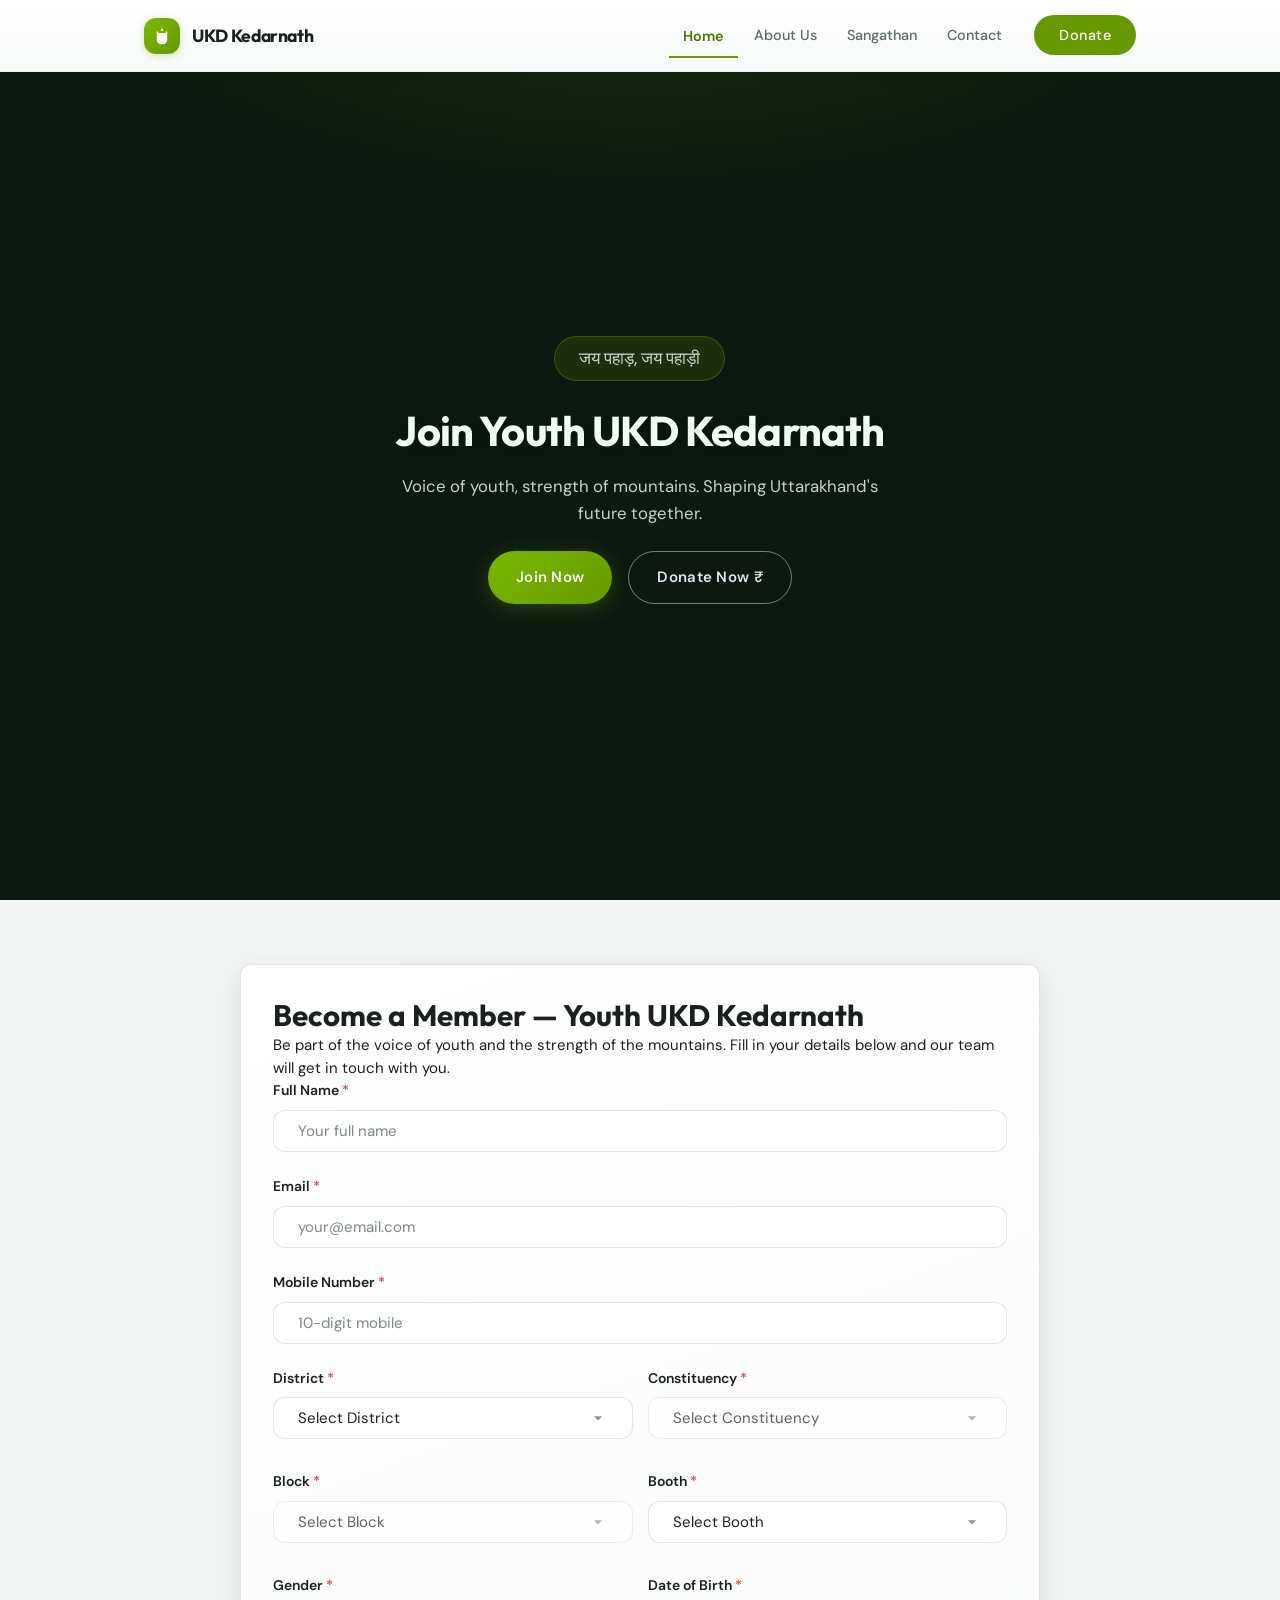
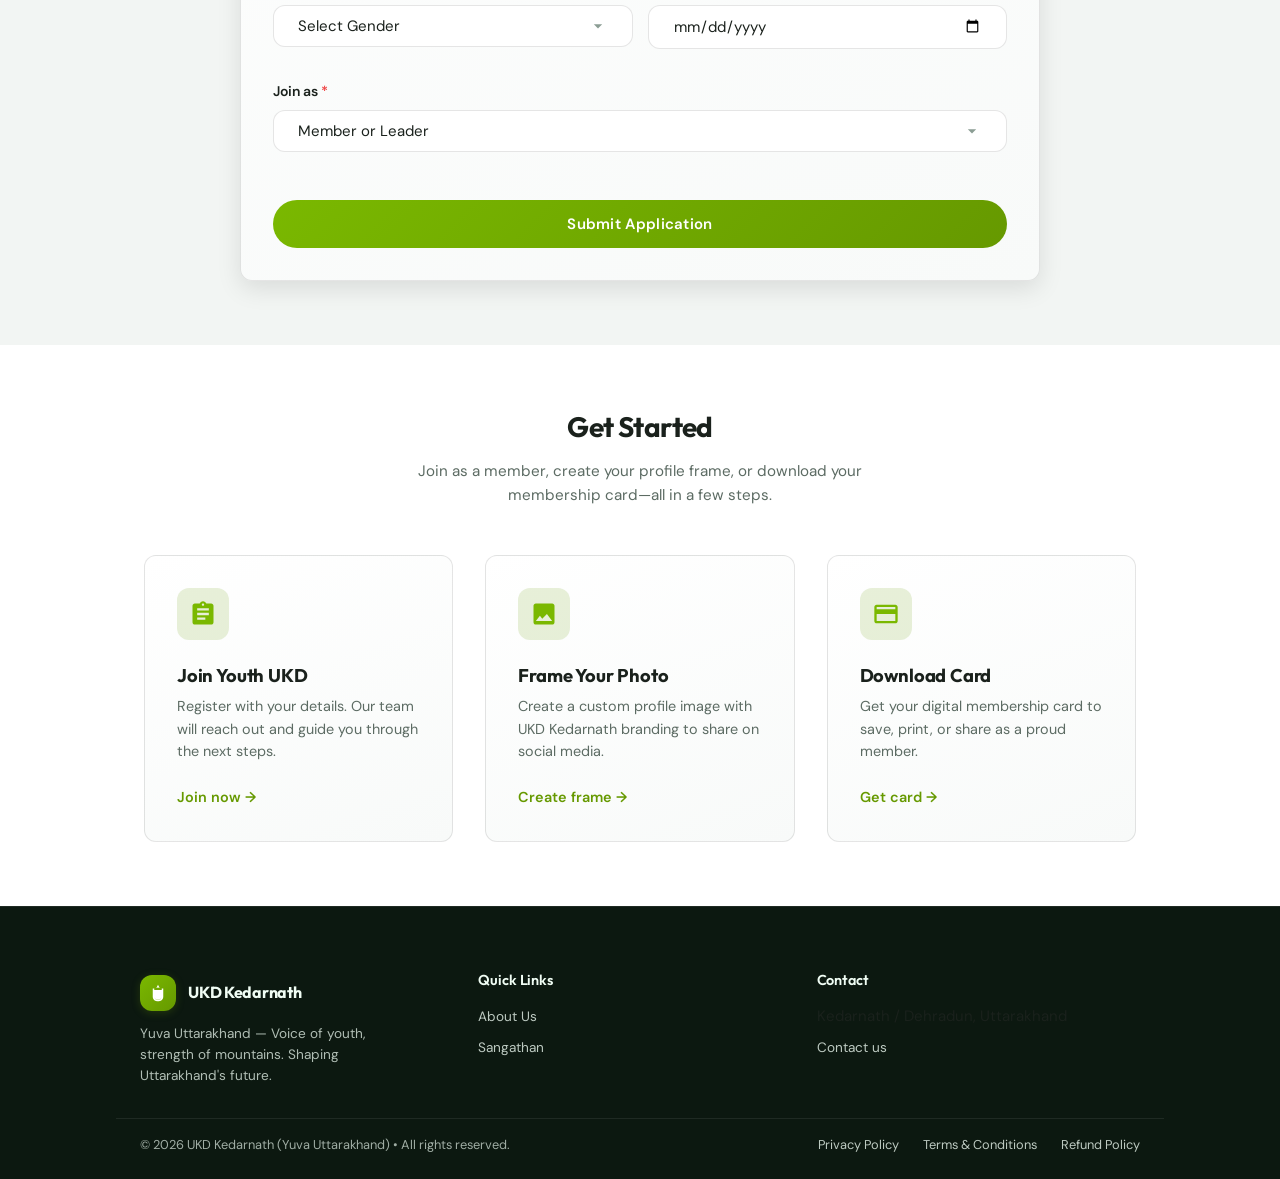
<file: index.html>
<!DOCTYPE html>
<html lang="en">
<head>
  <meta charset="UTF-8">
  <meta name="viewport" content="width=device-width, initial-scale=1.0">
  <title>UKD Kedarnath | Yuva Uttarakhand - Voice of Youth, Strength of Mountains</title>
  <link rel="stylesheet" href="css/style.css">
</head>
<body>
  <svg xmlns="http://www.w3.org/2000/svg" style="position:absolute;width:0;height:0;overflow:hidden" aria-hidden="true">
    <symbol id="logo-u" viewBox="0 0 24 24" fill="currentColor" fill-rule="evenodd"><path d="M12 1l2.2 4.2L12 4.8 9.8 5.2 12 1z"/><path d="M5 6v11c0 4.2 3.5 6 7 6s7-1.8 7-6V6h-2v11c0 2.6-2 4-5 4s-5-1.4-5-4V6H5zm2 2h10v9c0 2.4-1.8 3.6-5 3.6S7 19.4 7 17V8z"/></symbol>
    <symbol id="phone" viewBox="0 0 24 24" fill="currentColor"><path d="M6.62 10.79c1.44 2.83 3.76 5.14 6.59 6.59l2.2-2.2c.27-.27.67-.36 1.02-.24 1.12.37 2.33.57 3.57.57.55 0 1 .45 1 1V20c0 .55-.45 1-1 1-9.39 0-17-7.61-17-17 0-.55.45-1 1-1h3.5c.55 0 1 .45 1 1 0 1.25.2 2.45.57 3.57.11.35.03.74-.25 1.02l-2.2 2.2z"/></symbol>
    <symbol id="mountain" viewBox="0 0 24 24" fill="currentColor"><path d="M14 2L2 22h20L14 2zm-1.5 16.5L12 17l-.5 1.5h-2L11 14l2.5 4.5h-1zm2.5-3.5l-1.5 3h-2l3-5 1.5 2z"/><path d="M12 6l4 10h-2.5L12 12l-1.5 4H8L12 6z"/></symbol>
    <symbol id="handshake" viewBox="0 0 24 24" fill="currentColor"><path d="M11.56 4.5c.34 0 .63.18.78.44l.94 1.57.47-.78c.2-.33.55-.53.94-.53.58 0 1.05.47 1.05 1.05 0 .24-.08.46-.22.64l-2.35 3.92h2.82l2.35-3.92c.14-.18.22-.4.22-.64 0-.58-.47-1.05-1.05-1.05-.39 0-.74.2-.94.53l-.47.78.94 1.57c.15.26.44.44.78.44.27 0 .52-.12.69-.32l3.5-4.99c.25-.36.08-.87-.36-.87h-2.1l-1.5 2.25-1.5-2.25H2.86c-.44 0-.61.51-.36.87l3.5 4.99c.17.2.42.32.69.32.34 0 .63-.18.78-.44l.94-1.57-.47-.78c-.2-.33-.55-.53-.94-.53-.58 0-1.05.47-1.05 1.05 0 .24.08.46.22.64l2.35 3.92h2.82l-2.35-3.92c-.14-.18-.22-.4-.22-.64 0-.58.47-1.05 1.05-1.05.39 0 .74.2.94.53l.47.78-.94-1.57c-.15-.26-.44-.44-.78-.44-.27 0-.52.12-.69.32l-3.5 4.99c-.25.36-.08.87.36.87h2.1l1.5-2.25 1.5 2.25h4.28l1.5-2.25 1.5 2.25h2.1c.44 0 .61-.51.36-.87l-3.5-4.99c-.17-.2-.42-.32-.69-.32z"/></symbol>
    <symbol id="star" viewBox="0 0 24 24" fill="currentColor"><path d="M12 2l3.09 6.26L22 9.27l-5 4.87 1.18 6.88L12 17.77l-6.18 3.25L7 14.14 2 9.27l6.91-1.01L12 2z"/></symbol>
    <symbol id="clipboard" viewBox="0 0 24 24" fill="currentColor"><path d="M19 3h-4.18C14.4 1.84 13.3 1 12 1c-1.3 0-2.4.84-2.82 2H5c-1.1 0-2 .9-2 2v14c0 1.1.9 2 2 2h14c1.1 0 2-.9 2-2V5c0-1.1-.9-2-2-2zm-7 0c.55 0 1 .45 1 1s-.45 1-1 1-1-.45-1-1 .45-1 1-1zm2 14H7v-2h7v2zm3-4H7v-2h10v2zm0-4H7V7h10v2z"/></symbol>
    <symbol id="frame" viewBox="0 0 24 24" fill="currentColor"><path d="M21 19V5c0-1.1-.9-2-2-2H5c-1.1 0-2 .9-2 2v14c0 1.1.9 2 2 2h14c1.1 0 2-.9 2-2zM8.5 13.5l2 2.51L14.5 12l4.5 6H5l3.5-4.5z"/></symbol>
    <symbol id="card" viewBox="0 0 24 24" fill="currentColor"><path d="M20 4H4c-1.11 0-1.99.89-1.99 2L2 18c0 1.11.89 2 2 2h16c1.11 0 2-.89 2-2V6c0-1.11-.89-2-2-2zm0 14H4v-6h16v6zm0-10H4V6h16v2z"/></symbol>
    <symbol id="target" viewBox="0 0 24 24" fill="currentColor"><path d="M12 2C6.48 2 2 6.48 2 12s4.48 10 10 10 10-4.48 10-10S17.52 2 12 2zm0 18c-4.42 0-8-3.58-8-8s3.58-8 8-8 8 3.58 8 8-3.58 8-8 8zm0-14c-3.31 0-6 2.69-6 6s2.69 6 6 6 6-2.69 6-6-2.69-6-6-6zm0 10c-2.21 0-4-1.79-4-4s1.79-4 4-4 4 1.79 4 4-1.79 4-4 4zm0-6c-1.1 0-2 .9-2 2s.9 2 2 2 2-.9 2-2-.9-2-2-2z"/></symbol>
    <symbol id="vision" viewBox="0 0 24 24" fill="currentColor"><path d="M7 2v11h3v9l7-12h-4l4-8z"/></symbol>
    <symbol id="building" viewBox="0 0 24 24" fill="currentColor"><path d="M12 7V3H2v18h20V7H12zM6 19H4v-2h2v2zm0-4H4v-2h2v2zm0-4H4V9h2v2zm0-4H4V5h2v2zm4 12H8v-2h2v2zm0-4H8v-2h2v2zm0-4H8V9h2v2zm0-4H8V5h2v2zm10 12h-8v-2h2v-2h-2v-2h2v-2h-2V9h8v10zm-2-8h-2v2h2v-2zm0 4h-2v2h2v-2z"/></symbol>
    <symbol id="map-pin" viewBox="0 0 24 24" fill="currentColor"><path d="M12 2C8.13 2 5 5.13 5 9c0 5.25 7 13 7 13s7-7.75 7-13c0-3.87-3.13-7-7-7zm0 9.5c-1.38 0-2.5-1.12-2.5-2.5s1.12-2.5 2.5-2.5 2.5 1.12 2.5 2.5-1.12 2.5-2.5 2.5z"/></symbol>
    <symbol id="homes" viewBox="0 0 24 24" fill="currentColor"><path d="M10 20v-6h4v6h5v-8h3L12 3 2 12h3v8h5z"/></symbol>
    <symbol id="menu" viewBox="0 0 24 24" fill="currentColor"><path d="M3 18h18v-2H3v2zm0-5h18v-2H3v2zm0-7v2h18V6H3z"/></symbol>
  </svg>
  <a href="#main-content" class="skip-link">Skip to main content</a>
  <header class="header" id="header">
    <div class="container">
      <a href="index.html" class="logo">
        <span class="logo-icon" aria-hidden="true"><svg class="icon" viewBox="0 0 24 24"><use href="#logo-u"/></svg></span>
        <span>UKD Kedarnath</span>
      </a>
      <nav class="nav-desktop" id="nav">
        <a href="index.html" class="active">Home</a>
        <a href="about.html">About Us</a>
        <a href="sangathan.html">Sangathan</a>
        <a href="contact.html">Contact</a>
        <a href="donate.html" class="btn btn-gold">Donate</a>
      </nav>
      <button class="nav-toggle" id="navToggle" aria-label="Menu">
        <span></span><span></span><span></span>
      </button>
    </div>
  </header>

  <main id="main-content" tabindex="-1">
    <section class="hero">
      <div class="hero-content">
        <p class="hero-badge">जय पहाड़, जय पहाड़ी</p>
        <h1>Join Youth UKD Kedarnath</h1>
        <p>Voice of youth, strength of mountains. Shaping Uttarakhand's future together.</p>
        <div class="hero-buttons">
          <a href="#join-form" class="btn btn-primary">Join Now</a>
          <a href="donate.html" class="btn btn-outline">Donate Now ₹</a>
        </div>
      </div>
    </section>

    <section class="section join-form-section" id="join-form" aria-labelledby="join-form-title">
      <div class="container">
        <div class="form-card form-card--wide">
          <h2 class="form-card-title" id="join-form-title">Become a Member — Youth UKD Kedarnath</h2>
          <p class="form-card-desc">Be part of the voice of youth and the strength of the mountains. Fill in your details below and our team will get in touch with you.</p>
          <form id="joinForm" class="form--custom">
            <div class="form-group">
              <label for="join-fullName">Full Name <span class="required">*</span></label>
              <input type="text" id="join-fullName" name="fullName" required placeholder="Your full name">
              <span class="form-error" role="alert"></span>
            </div>
            <div class="form-group">
              <label for="join-email">Email <span class="required">*</span></label>
              <input type="email" id="join-email" name="email" required placeholder="your@email.com">
              <span class="form-error" role="alert"></span>
            </div>
            <div class="form-group">
              <label for="join-mobile">Mobile Number <span class="required">*</span></label>
              <input type="tel" id="join-mobile" name="mobile" required placeholder="10-digit mobile" pattern="[0-9]{10}" maxlength="10">
              <span class="form-error" role="alert"></span>
            </div>
            <div class="form-row">
              <div class="form-group">
                <label for="district">District <span class="required">*</span></label>
                <select id="district" name="district" required>
                  <option value="">Select District</option>
                </select>
                <span class="form-error" role="alert"></span>
              </div>
              <div class="form-group">
                <label for="constituency">Constituency <span class="required">*</span></label>
                <select id="constituency" name="constituency" required disabled>
                  <option value="">Select Constituency</option>
                </select>
                <span class="form-error" role="alert"></span>
              </div>
            </div>
            <div class="form-row">
              <div class="form-group">
                <label for="block">Block <span class="required">*</span></label>
                <select id="block" name="block" required disabled>
                  <option value="">Select Block</option>
                </select>
                <span class="form-error" role="alert"></span>
              </div>
              <div class="form-group">
                <label for="booth">Booth <span class="required">*</span></label>
                <select id="booth" name="booth" required>
                  <option value="">Select Booth</option>
                </select>
                <span class="form-error" role="alert"></span>
              </div>
            </div>
            <div class="form-row">
              <div class="form-group">
                <label for="join-gender">Gender <span class="required">*</span></label>
                <select id="join-gender" name="gender" required>
                  <option value="">Select Gender</option>
                  <option value="male">Male</option>
                  <option value="female">Female</option>
                  <option value="other">Other</option>
                </select>
                <span class="form-error" role="alert"></span>
              </div>
              <div class="form-group">
                <label for="join-dob">Date of Birth <span class="required">*</span></label>
                <input type="date" id="join-dob" name="dob" required>
                <span class="form-error" role="alert"></span>
              </div>
            </div>
            <div class="form-group">
              <label for="join-role">Join as <span class="required">*</span></label>
              <select id="join-role" name="role" required>
                <option value="">Member or Leader</option>
                <option value="member">Member</option>
                <option value="leader">Leader</option>
              </select>
              <span class="form-error" role="alert"></span>
            </div>
            <div class="form-submit">
              <button type="submit" class="btn btn-primary btn-block">Submit Application</button>
            </div>
          </form>
        </div>
      </div>
    </section>

    <section class="section get-started-section" id="get-started">
      <div class="container">
        <div class="get-started-header">
          <h2 class="get-started-title">Get Started</h2>
          <p class="get-started-desc">Join as a member, create your profile frame, or download your membership card—all in a few steps.</p>
        </div>
        <div class="get-started-grid">
          <a href="#join-form" class="get-started-card">
            <span class="get-started-card-icon" aria-hidden="true"><svg class="icon" viewBox="0 0 24 24"><use href="#clipboard"/></svg></span>
            <h3>Join Youth UKD</h3>
            <p>Register with your details. Our team will reach out and guide you through the next steps.</p>
            <span class="get-started-card-cta">Join now <span aria-hidden="true">→</span></span>
          </a>
          <a href="frame-photo.html" class="get-started-card">
            <span class="get-started-card-icon" aria-hidden="true"><svg class="icon" viewBox="0 0 24 24"><use href="#frame"/></svg></span>
            <h3>Frame Your Photo</h3>
            <p>Create a custom profile image with UKD Kedarnath branding to share on social media.</p>
            <span class="get-started-card-cta">Create frame <span aria-hidden="true">→</span></span>
          </a>
          <a href="download-card.html" class="get-started-card">
            <span class="get-started-card-icon" aria-hidden="true"><svg class="icon" viewBox="0 0 24 24"><use href="#card"/></svg></span>
            <h3>Download Card</h3>
            <p>Get your digital membership card to save, print, or share as a proud member.</p>
            <span class="get-started-card-cta">Get card <span aria-hidden="true">→</span></span>
          </a>
        </div>
      </div>
    </section>
  </main>

  <footer class="footer">
    <div class="footer-grid">
      <div class="footer-brand">
        <div class="logo"><span class="logo-icon" aria-hidden="true"><svg class="icon" viewBox="0 0 24 24"><use href="#logo-u"/></svg></span> UKD Kedarnath</div>
        <p>Yuva Uttarakhand — Voice of youth, strength of mountains. Shaping Uttarakhand's future.</p>
      </div>
      <div>
        <h4>Quick Links</h4>
        <ul>
          <li><a href="about.html">About Us</a></li>
          <li><a href="sangathan.html">Sangathan</a></li>
        </ul>
      </div>
      <div>
        <h4>Contact</h4>
        <ul>
          <li>Kedarnath / Dehradun, Uttarakhand</li>
          <li><a href="contact.html">Contact us</a></li>
        </ul>
      </div>
    </div>
    <div class="footer-bottom">
      <p>© 2026 UKD Kedarnath (Yuva Uttarakhand) • All rights reserved.</p>
      <div class="footer-links">
        <a href="privacy.html">Privacy Policy</a>
        <a href="terms.html">Terms & Conditions</a>
        <a href="refund.html">Refund Policy</a>
      </div>
    </div>
  </footer>

  <script src="js/main.js"></script>
  <script src="js/data.js"></script>
  <script src="js/form-helpers.js"></script>
  <script src="js/join.js"></script>
</body>
</html>
</file>
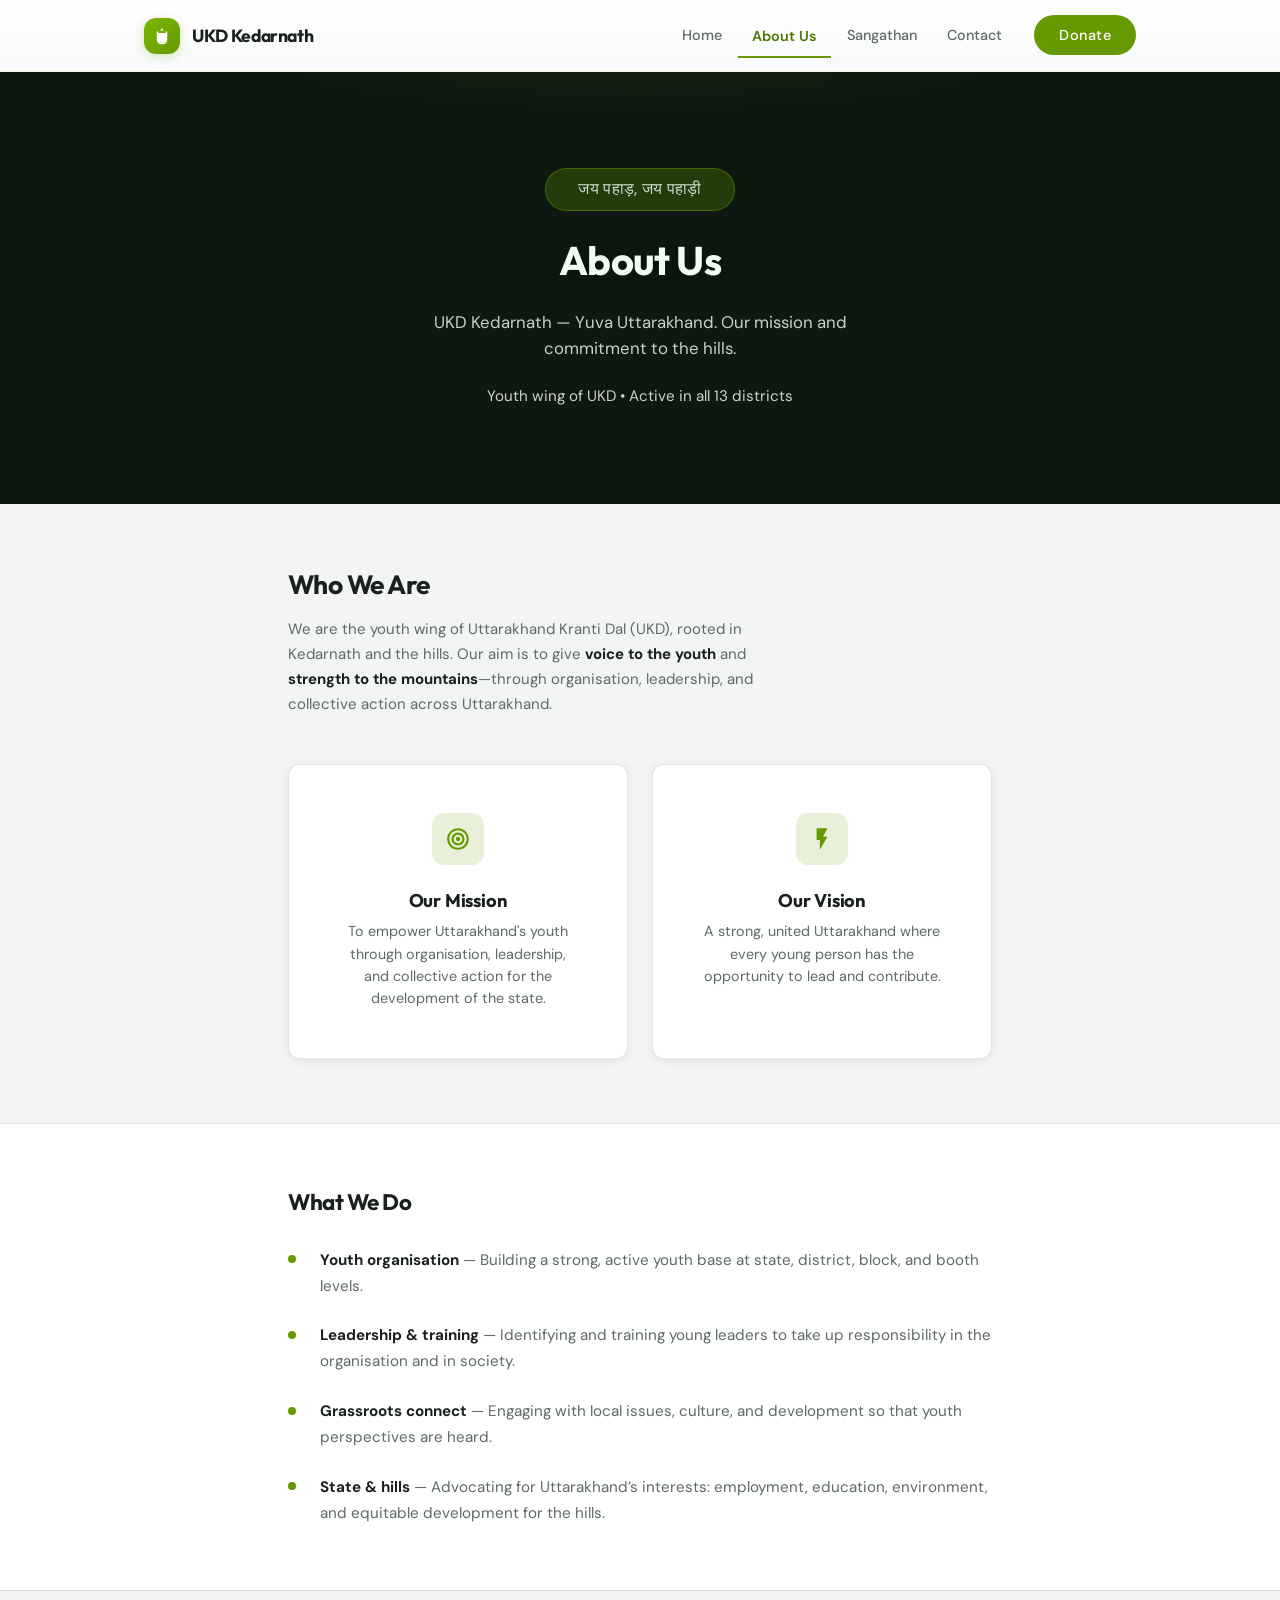
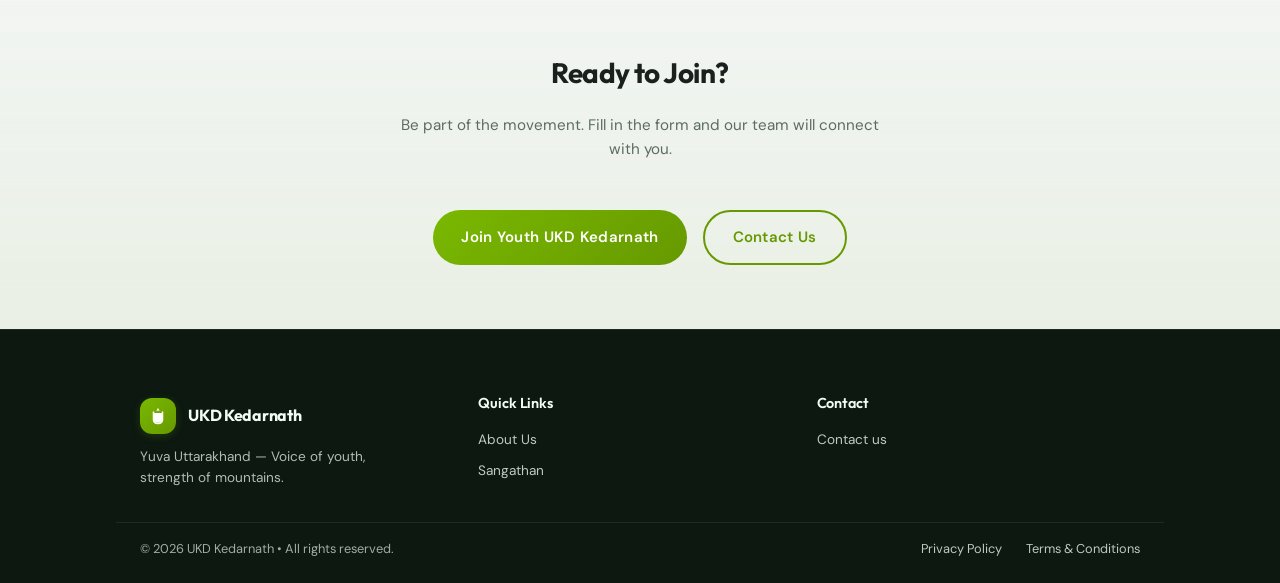
<file: about.html>
<!DOCTYPE html>
<html lang="en">
<head>
  <meta charset="UTF-8">
  <meta name="viewport" content="width=device-width, initial-scale=1.0">
  <title>About Us | UKD Kedarnath</title>
  <link rel="stylesheet" href="css/style.css">
</head>
<body class="about-page">
  <svg xmlns="http://www.w3.org/2000/svg" style="position:absolute;width:0;height:0;overflow:hidden" aria-hidden="true">
    <symbol id="logo-u" viewBox="0 0 24 24" fill="currentColor" fill-rule="evenodd"><path d="M12 1l2.2 4.2L12 4.8 9.8 5.2 12 1z"/><path d="M5 6v11c0 4.2 3.5 6 7 6s7-1.8 7-6V6h-2v11c0 2.6-2 4-5 4s-5-1.4-5-4V6H5zm2 2h10v9c0 2.4-1.8 3.6-5 3.6S7 19.4 7 17V8z"/></symbol>
    <symbol id="target" viewBox="0 0 24 24" fill="currentColor"><path d="M12 2C6.48 2 2 6.48 2 12s4.48 10 10 10 10-4.48 10-10S17.52 2 12 2zm0 18c-4.42 0-8-3.58-8-8s3.58-8 8-8 8 3.58 8 8-3.58 8-8 8zm0-14c-3.31 0-6 2.69-6 6s2.69 6 6 6 6-2.69 6-6-2.69-6-6-6zm0 10c-2.21 0-4-1.79-4-4s1.79-4 4-4 4 1.79 4 4-1.79 4-4 4zm0-6c-1.1 0-2 .9-2 2s.9 2 2 2 2-.9 2-2-.9-2-2-2z"/></symbol>
    <symbol id="vision" viewBox="0 0 24 24" fill="currentColor"><path d="M7 2v11h3v9l7-12h-4l4-8z"/></symbol>
    <symbol id="mountain" viewBox="0 0 24 24" fill="currentColor"><path d="M14 2L2 22h20L14 2zm-1.5 16.5L12 17l-.5 1.5h-2L11 14l2.5 4.5h-1zm2.5-3.5l-1.5 3h-2l3-5 1.5 2z"/><path d="M12 6l4 10h-2.5L12 12l-1.5 4H8L12 6z"/></symbol>
  </svg>
  <a href="#main-content" class="skip-link">Skip to main content</a>
  <header class="header" id="header">
    <div class="container">
      <a href="index.html" class="logo">
        <span class="logo-icon" aria-hidden="true"><svg class="icon" viewBox="0 0 24 24"><use href="#logo-u"/></svg></span>
        <span>UKD Kedarnath</span>
      </a>
      <nav class="nav-desktop" id="nav">
        <a href="index.html">Home</a>
        <a href="about.html" class="active">About Us</a>
        <a href="sangathan.html">Sangathan</a>
        <a href="contact.html">Contact</a>
        <a href="donate.html" class="btn btn-gold">Donate</a>
      </nav>
      <button class="nav-toggle" id="navToggle" aria-label="Menu">
        <span></span><span></span><span></span>
      </button>
    </div>
  </header>

  <main id="main-content" tabindex="-1">
    <section class="page-hero about-hero">
      <p class="about-hero-badge" aria-hidden="true">जय पहाड़, जय पहाड़ी</p>
      <h1>About Us</h1>
      <p class="about-hero-desc">UKD Kedarnath — Yuva Uttarakhand. Our mission and commitment to the hills.</p>
      <p class="about-hero-tagline">Youth wing of UKD • Active in all 13 districts</p>
    </section>

    <section class="section about-intro">
      <div class="container container--about">
        <div class="about-content">
          <div class="about-intro-inner">
            <h2 class="about-intro-heading">Who We Are</h2>
            <p class="about-intro-text">We are the youth wing of Uttarakhand Kranti Dal (UKD), rooted in Kedarnath and the hills. Our aim is to give <strong>voice to the youth</strong> and <strong>strength to the mountains</strong>—through organisation, leadership, and collective action across Uttarakhand.</p>
          </div>
          <div class="about-cards">
            <article class="about-card">
              <span class="about-card-icon" aria-hidden="true"><svg class="icon" viewBox="0 0 24 24"><use href="#target"/></svg></span>
              <h3>Our Mission</h3>
              <p>To empower Uttarakhand's youth through organisation, leadership, and collective action for the development of the state.</p>
            </article>
            <article class="about-card">
              <span class="about-card-icon" aria-hidden="true"><svg class="icon" viewBox="0 0 24 24"><use href="#vision"/></svg></span>
              <h3>Our Vision</h3>
              <p>A strong, united Uttarakhand where every young person has the opportunity to lead and contribute.</p>
            </article>
          </div>
        </div>
      </div>
    </section>

    <section class="section about-focus-section">
      <div class="container container--about">
        <div class="about-content about-content--focus">
          <h2 class="about-focus-heading">What We Do</h2>
          <ul class="about-focus-list">
            <li><strong>Youth organisation</strong> — Building a strong, active youth base at state, district, block, and booth levels.</li>
            <li><strong>Leadership & training</strong> — Identifying and training young leaders to take up responsibility in the organisation and in society.</li>
            <li><strong>Grassroots connect</strong> — Engaging with local issues, culture, and development so that youth perspectives are heard.</li>
            <li><strong>State & hills</strong> — Advocating for Uttarakhand’s interests: employment, education, environment, and equitable development for the hills.</li>
          </ul>
        </div>
      </div>
    </section>

    <section class="section about-cta">
      <div class="container container--about">
        <div class="about-cta-inner">
          <h2 class="about-cta-title">Ready to Join?</h2>
          <p class="about-cta-text">Be part of the movement. Fill in the form and our team will connect with you.</p>
          <div class="about-cta-buttons">
            <a href="index.html#join-form" class="btn btn-primary">Join Youth UKD Kedarnath</a>
            <a href="contact.html" class="btn btn-outline">Contact Us</a>
          </div>
        </div>
      </div>
    </section>
  </main>

  <footer class="footer">
    <div class="footer-grid">
      <div class="footer-brand">
        <div class="logo"><span class="logo-icon" aria-hidden="true"><svg class="icon" viewBox="0 0 24 24"><use href="#logo-u"/></svg></span> UKD Kedarnath</div>
        <p>Yuva Uttarakhand — Voice of youth, strength of mountains.</p>
      </div>
      <div>
        <h4>Quick Links</h4>
        <ul>
          <li><a href="about.html">About Us</a></li>
          <li><a href="sangathan.html">Sangathan</a></li>
        </ul>
      </div>
      <div>
        <h4>Contact</h4>
        <ul>
          <li><a href="contact.html">Contact us</a></li>
        </ul>
      </div>
    </div>
    <div class="footer-bottom">
      <p>© 2026 UKD Kedarnath • All rights reserved.</p>
      <div class="footer-links">
        <a href="privacy.html">Privacy Policy</a>
        <a href="terms.html">Terms & Conditions</a>
      </div>
    </div>
  </footer>

  <script src="js/main.js"></script>
</body>
</html>
</file>
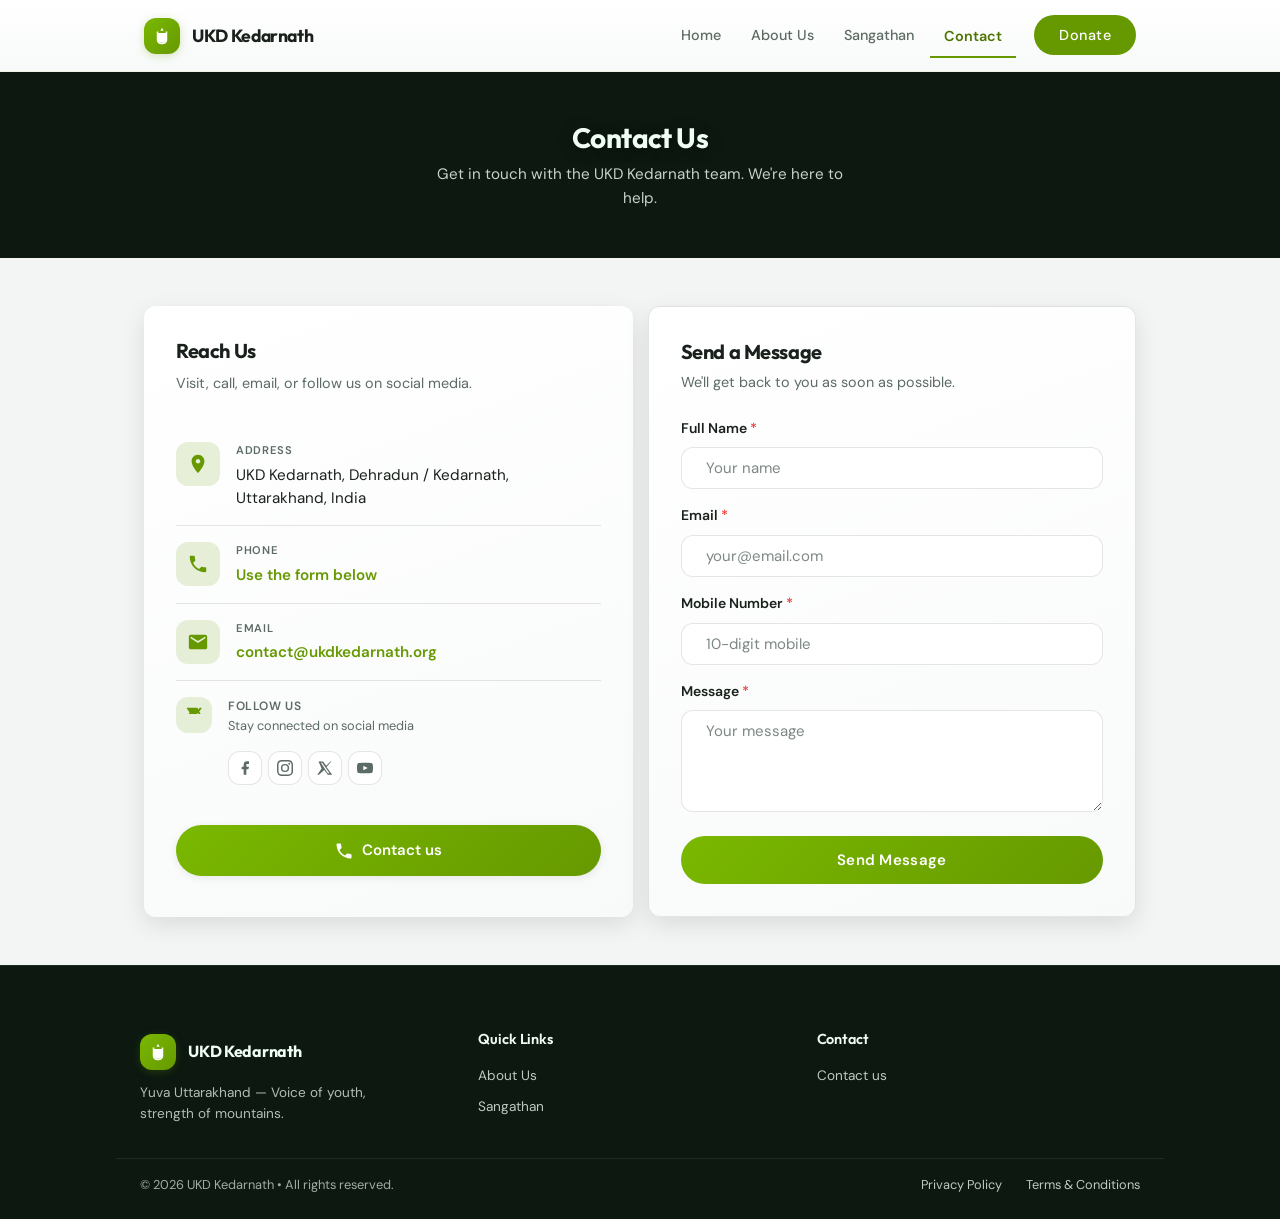
<file: contact.html>
<!DOCTYPE html>
<html lang="en">
<head>
  <meta charset="UTF-8">
  <meta name="viewport" content="width=device-width, initial-scale=1.0">
  <title>Contact | UKD Kedarnath</title>
  <link rel="stylesheet" href="css/style.css">
</head>
<body>
  <svg xmlns="http://www.w3.org/2000/svg" style="position:absolute;width:0;height:0;overflow:hidden" aria-hidden="true">
    <symbol id="logo-u" viewBox="0 0 24 24" fill="currentColor" fill-rule="evenodd"><path d="M12 1l2.2 4.2L12 4.8 9.8 5.2 12 1z"/><path d="M5 6v11c0 4.2 3.5 6 7 6s7-1.8 7-6V6h-2v11c0 2.6-2 4-5 4s-5-1.4-5-4V6H5zm2 2h10v9c0 2.4-1.8 3.6-5 3.6S7 19.4 7 17V8z"/></symbol>
    <symbol id="phone" viewBox="0 0 24 24" fill="currentColor"><path d="M6.62 10.79c1.44 2.83 3.76 5.14 6.59 6.59l2.2-2.2c.27-.27.67-.36 1.02-.24 1.12.37 2.33.57 3.57.57.55 0 1 .45 1 1V20c0 .55-.45 1-1 1-9.39 0-17-7.61-17-17 0-.55.45-1 1-1h3.5c.55 0 1 .45 1 1 0 1.25.2 2.45.57 3.57.11.35.03.74-.25 1.02l-2.2 2.2z"/></symbol>
    <symbol id="mountain" viewBox="0 0 24 24" fill="currentColor"><path d="M14 2L2 22h20L14 2zm-1.5 16.5L12 17l-.5 1.5h-2L11 14l2.5 4.5h-1zm2.5-3.5l-1.5 3h-2l3-5 1.5 2z"/><path d="M12 6l4 10h-2.5L12 12l-1.5 4H8L12 6z"/></symbol>
    <symbol id="handshake" viewBox="0 0 24 24" fill="currentColor"><path d="M11.56 4.5c.34 0 .63.18.78.44l.94 1.57.47-.78c.2-.33.55-.53.94-.53.58 0 1.05.47 1.05 1.05 0 .24-.08.46-.22.64l-2.35 3.92h2.82l2.35-3.92c.14-.18.22-.4.22-.64 0-.58-.47-1.05-1.05-1.05-.39 0-.74.2-.94.53l-.47.78.94 1.57c.15.26.44.44.78.44.27 0 .52-.12.69-.32l3.5-4.99c.25-.36.08-.87-.36-.87h-2.1l-1.5 2.25-1.5-2.25H2.86c-.44 0-.61.51-.36.87l3.5 4.99c.17.2.42.32.69.32.34 0 .63-.18.78-.44l.94-1.57-.47-.78c-.2-.33-.55-.53-.94-.53-.58 0-1.05.47-1.05 1.05 0 .24.08.46.22.64l2.35 3.92h2.82l-2.35-3.92c-.14-.18-.22-.4-.22-.64 0-.58.47-1.05 1.05-1.05.39 0 .74.2.94.53l.47.78-.94-1.57c-.15-.26-.44-.44-.78-.44-.27 0-.52.12-.69.32l-3.5 4.99c-.25.36-.08.87.36.87h2.1l1.5-2.25 1.5 2.25h4.28l1.5-2.25 1.5 2.25h2.1c.44 0 .61-.51.36-.87l-3.5-4.99c-.17-.2-.42-.32-.69-.32z"/></symbol>
    <symbol id="star" viewBox="0 0 24 24" fill="currentColor"><path d="M12 2l3.09 6.26L22 9.27l-5 4.87 1.18 6.88L12 17.77l-6.18 3.25L7 14.14 2 9.27l6.91-1.01L12 2z"/></symbol>
    <symbol id="clipboard" viewBox="0 0 24 24" fill="currentColor"><path d="M19 3h-4.18C14.4 1.84 13.3 1 12 1c-1.3 0-2.4.84-2.82 2H5c-1.1 0-2 .9-2 2v14c0 1.1.9 2 2 2h14c1.1 0 2-.9 2-2V5c0-1.1-.9-2-2-2zm-7 0c.55 0 1 .45 1 1s-.45 1-1 1-1-.45-1-1 .45-1 1-1zm2 14H7v-2h7v2zm3-4H7v-2h10v2zm0-4H7V7h10v2z"/></symbol>
    <symbol id="frame" viewBox="0 0 24 24" fill="currentColor"><path d="M21 19V5c0-1.1-.9-2-2-2H5c-1.1 0-2 .9-2 2v14c0 1.1.9 2 2 2h14c1.1 0 2-.9 2-2zM8.5 13.5l2 2.51L14.5 12l4.5 6H5l3.5-4.5z"/></symbol>
    <symbol id="card" viewBox="0 0 24 24" fill="currentColor"><path d="M20 4H4c-1.11 0-1.99.89-1.99 2L2 18c0 1.11.89 2 2 2h16c1.11 0 2-.89 2-2V6c0-1.11-.89-2-2-2zm0 14H4v-6h16v6zm0-10H4V6h16v2z"/></symbol>
    <symbol id="target" viewBox="0 0 24 24" fill="currentColor"><path d="M12 2C6.48 2 2 6.48 2 12s4.48 10 10 10 10-4.48 10-10S17.52 2 12 2zm0 18c-4.42 0-8-3.58-8-8s3.58-8 8-8 8 3.58 8 8-3.58 8-8 8zm0-14c-3.31 0-6 2.69-6 6s2.69 6 6 6 6-2.69 6-6-2.69-6-6-6zm0 10c-2.21 0-4-1.79-4-4s1.79-4 4-4 4 1.79 4 4-1.79 4-4 4zm0-6c-1.1 0-2 .9-2 2s.9 2 2 2 2-.9 2-2-.9-2-2-2z"/></symbol>
    <symbol id="vision" viewBox="0 0 24 24" fill="currentColor"><path d="M7 2v11h3v9l7-12h-4l4-8z"/></symbol>
    <symbol id="building" viewBox="0 0 24 24" fill="currentColor"><path d="M12 7V3H2v18h20V7H12zM6 19H4v-2h2v2zm0-4H4v-2h2v2zm0-4H4V9h2v2zm0-4H4V5h2v2zm4 12H8v-2h2v2zm0-4H8v-2h2v2zm0-4H8V9h2v2zm0-4H8V5h2v2zm10 12h-8v-2h2v-2h-2v-2h2v-2h-2V9h8v10zm-2-8h-2v2h2v-2zm0 4h-2v2h2v-2z"/></symbol>
    <symbol id="map-pin" viewBox="0 0 24 24" fill="currentColor"><path d="M12 2C8.13 2 5 5.13 5 9c0 5.25 7 13 7 13s7-7.75 7-13c0-3.87-3.13-7-7-7zm0 9.5c-1.38 0-2.5-1.12-2.5-2.5s1.12-2.5 2.5-2.5 2.5 1.12 2.5 2.5-1.12 2.5-2.5 2.5z"/></symbol>
    <symbol id="homes" viewBox="0 0 24 24" fill="currentColor"><path d="M10 20v-6h4v6h5v-8h3L12 3 2 12h3v8h5z"/></symbol>
    <symbol id="menu" viewBox="0 0 24 24" fill="currentColor"><path d="M3 18h18v-2H3v2zm0-5h18v-2H3v2zm0-7v2h18V6H3z"/></symbol>
    <symbol id="email" viewBox="0 0 24 24" fill="currentColor"><path d="M20 4H4c-1.1 0-2 .9-2 2v12c0 1.1.9 2 2 2h16c1.1 0 2-.9 2-2V6c0-1.1-.9-2-2-2zm0 4l-8 5-8-5V6l8 5 8-5v2z"/></symbol>
    <symbol id="facebook" viewBox="0 0 24 24" fill="currentColor"><path d="M18 2h-3a5 5 0 00-5 5v3H7v4h3v8h4v-8h3l1-4h-4V7a1 1 0 011-1h3z"/></symbol>
    <symbol id="instagram" viewBox="0 0 24 24" fill="currentColor"><path d="M12 2.16c3.2 0 3.58 0 4.85.07 3.25.15 4.77 1.69 4.92 4.92.06 1.27.07 1.65.07 4.85s0 3.58-.07 4.85c-.15 3.23-1.66 4.77-4.92 4.92-1.27.06-1.65.07-4.85.07s-3.58 0-4.85-.07c-3.26-.15-4.77-1.7-4.92-4.92C2.23 15.58 2.22 15.2 2.22 12s0-3.58.07-4.85c.15-3.26 1.69-4.77 4.92-4.92C8.42 2.23 8.8 2.22 12 2.22zM12 0C8.74 0 8.33 0 7.05.07 2.7.27.27 2.69.07 7.05 0 8.33 0 8.74 0 12s0 3.67.07 4.95c.2 4.39 2.79 6.98 7.18 7.18C8.33 24 8.74 24 12 24s3.67 0 4.95-.07c4.39-.2 6.98-2.79 7.18-7.18C24 15.67 24 15.26 24 12s0-3.67-.07-4.95C23.8 2.7 21.21.21 16.95.07 15.67 0 15.26 0 12 0zm0 5.84a6.16 6.16 0 100 12.32 6.16 6.16 0 000-12.32zM12 16a4 4 0 110-8 4 4 0 010 8zm6.41-11.85a1.44 1.44 0 100 2.88 1.44 1.44 0 000-2.88z"/></symbol>
    <symbol id="twitter" viewBox="0 0 24 24" fill="currentColor"><path d="M18.24 2.25h3.31l-7.25 8.29 8.55 11.46h-6.7l-5.24-6.82L2.9 22.25H.56L6.9 12.64 2.25 2.25h6.85l4.75 6.2 6.41-6.2zm-1.07 17.54h1.69L7.73 4.04H5.86l10.31 15.75z"/></symbol>
    <symbol id="youtube" viewBox="0 0 24 24" fill="currentColor"><path d="M23.5 6.5a2.9 2.9 0 00-2.05-2.05C19.5 4 12 4 12 4s-7.5 0-9.45.45A2.9 2.9 0 00.5 6.5C0 8.45 0 12 0 12s0 3.55.5 5.5a2.9 2.9 0 002.05 2.05C4.5 20 12 20 12 20s7.5 0 9.45-.45a2.9 2.9 0 002.05-2.05C24 15.55 24 12 24 12s0-3.55-.5-5.5zM9.5 15.5v-7l6.5 3.5-6.5 3.5z"/></symbol>
  </svg>
  <a href="#main-content" class="skip-link">Skip to main content</a>
  <header class="header" id="header">
    <div class="container">
      <a href="index.html" class="logo">
        <span class="logo-icon" aria-hidden="true"><svg class="icon" viewBox="0 0 24 24"><use href="#logo-u"/></svg></span>
        <span>UKD Kedarnath</span>
      </a>
      <nav class="nav-desktop" id="nav">
        <a href="index.html">Home</a>
        <a href="about.html">About Us</a>
        <a href="sangathan.html">Sangathan</a>
        <a href="contact.html" class="active">Contact</a>
        <a href="donate.html" class="btn btn-gold">Donate</a>
      </nav>
      <button class="nav-toggle" id="navToggle" aria-label="Menu">
        <span></span><span></span><span></span>
      </button>
    </div>
  </header>

  <main id="main-content" class="contact-page" tabindex="-1">
    <section class="page-hero page-hero--compact">
      <h1>Contact Us</h1>
      <p>Get in touch with the UKD Kedarnath team. We're here to help.</p>
    </section>

    <section class="section section--compact contact-section">
      <div class="container">
        <div class="contact-layout">
          <div class="contact-info-card">
            <h2 class="contact-info-title">Reach Us</h2>
            <p class="contact-info-desc">Visit, call, email, or follow us on social media.</p>

            <div class="contact-info-list">
              <div class="contact-info-item">
                <span class="contact-info-icon" aria-hidden="true">
                  <svg class="icon" viewBox="0 0 24 24"><use href="#map-pin"/></svg>
                </span>
                <div>
                  <span class="contact-info-label">Address</span>
                  <p class="contact-info-value">UKD Kedarnath, Dehradun / Kedarnath, Uttarakhand, India</p>
                </div>
              </div>
              <div class="contact-info-item">
                <span class="contact-info-icon" aria-hidden="true">
                  <svg class="icon" viewBox="0 0 24 24"><use href="#phone"/></svg>
                </span>
                <div>
                  <span class="contact-info-label">Phone</span>
                  <p class="contact-info-value"><a href="#contact-form">Use the form below</a></p>
                </div>
              </div>
              <div class="contact-info-item">
                <span class="contact-info-icon" aria-hidden="true">
                  <svg class="icon" viewBox="0 0 24 24"><use href="#email"/></svg>
                </span>
                <div>
                  <span class="contact-info-label">Email</span>
                  <p class="contact-info-value"><a href="mailto:contact@ukdkedarnath.org">contact@ukdkedarnath.org</a></p>
                </div>
              </div>
              <div class="contact-info-item contact-info-social">
                <span class="contact-info-icon contact-info-icon--social" aria-hidden="true">
                  <svg class="icon" viewBox="0 0 24 24"><use href="#handshake"/></svg>
                </span>
                <div class="contact-follow-block">
                  <span class="contact-info-label contact-follow-label">Follow Us</span>
                  <p class="contact-follow-desc">Stay connected on social media</p>
                  <div class="contact-social-links">
                    <a href="https://www.facebook.com/ukdkedarnath" target="_blank" rel="noopener noreferrer" class="contact-social-link" aria-label="Facebook">
                      <svg class="icon" viewBox="0 0 24 24"><use href="#facebook"/></svg>
                    </a>
                    <a href="https://www.instagram.com/ukdkedarnath" target="_blank" rel="noopener noreferrer" class="contact-social-link" aria-label="Instagram">
                      <svg class="icon" viewBox="0 0 24 24"><use href="#instagram"/></svg>
                    </a>
                    <a href="https://twitter.com/ukdkedarnath" target="_blank" rel="noopener noreferrer" class="contact-social-link" aria-label="Twitter">
                      <svg class="icon" viewBox="0 0 24 24"><use href="#twitter"/></svg>
                    </a>
                    <a href="https://www.youtube.com/@ukdkedarnath" target="_blank" rel="noopener noreferrer" class="contact-social-link" aria-label="YouTube">
                      <svg class="icon" viewBox="0 0 24 24"><use href="#youtube"/></svg>
                    </a>
                  </div>
                </div>
              </div>
            </div>

            <div class="contact-info-actions">
              <a href="#contact-form" class="contact-call-btn">
                <svg class="icon" viewBox="0 0 24 24" aria-hidden="true"><use href="#phone"/></svg>
                Contact us
              </a>
            </div>
          </div>

          <div class="contact-form-wrap">
            <div class="form-card" id="contactFormCard">
              <h2 class="form-card-title">Send a Message</h2>
              <p class="form-card-desc">We'll get back to you as soon as possible.</p>
              <form id="contactForm" class="form--custom">
                <div class="form-group">
                  <label>Full Name <span class="required">*</span></label>
                  <input type="text" name="name" required placeholder="Your name">
                </div>
                <div class="form-group">
                  <label>Email <span class="required">*</span></label>
                  <input type="email" name="email" required placeholder="your@email.com">
                </div>
                <div class="form-group">
                  <label>Mobile Number <span class="required">*</span></label>
                  <input type="tel" name="mobile" required placeholder="10-digit mobile" pattern="[0-9]{10}" maxlength="10">
                </div>
                <div class="form-group">
                  <label>Message <span class="required">*</span></label>
                  <textarea name="message" rows="4" required placeholder="Your message"></textarea>
                </div>
                <div class="form-submit">
                  <button type="submit" class="btn btn-primary btn-block">Send Message</button>
                </div>
              </form>
            </div>
          </div>
        </div>
      </div>
    </section>
  </main>

  <footer class="footer">
    <div class="footer-grid">
      <div class="footer-brand">
        <div class="logo"><span class="logo-icon" aria-hidden="true"><svg class="icon" viewBox="0 0 24 24"><use href="#logo-u"/></svg></span> UKD Kedarnath</div>
        <p>Yuva Uttarakhand — Voice of youth, strength of mountains.</p>
      </div>
      <div>
        <h4>Quick Links</h4>
        <ul>
          <li><a href="about.html">About Us</a></li>
          <li><a href="sangathan.html">Sangathan</a></li>
        </ul>
      </div>
      <div>
        <h4>Contact</h4>
        <ul>
          <li><a href="contact.html">Contact us</a></li>
        </ul>
      </div>
    </div>
    <div class="footer-bottom">
      <p>© 2026 UKD Kedarnath • All rights reserved.</p>
      <div class="footer-links">
        <a href="privacy.html">Privacy Policy</a>
        <a href="terms.html">Terms & Conditions</a>
      </div>
    </div>
  </footer>

  <script src="js/main.js"></script>
  <script src="js/form-helpers.js"></script>
  <script>
    (function() {
      var form = document.getElementById('contactForm');
      var card = document.getElementById('contactFormCard');
      if (!form || !card) return;

      function validate() {
        if (!window.UKDForms) return true;
        UKDForms.clearErrors(form);
        var name = form.querySelector('[name="name"]');
        var email = form.querySelector('[name="email"]');
        var mobile = form.querySelector('[name="mobile"]');
        var message = form.querySelector('[name="message"]');
        var errors = [];
        if (!name || !name.value.trim()) { UKDForms.showFieldError(name, 'Please enter your name.'); errors.push(name); }
        if (!email || !email.value.trim()) { UKDForms.showFieldError(email, 'Please enter your email.'); errors.push(email); }
        else if (!/^[^\s@]+@[^\s@]+\.[^\s@]+$/.test(email.value.trim())) { UKDForms.showFieldError(email, 'Please enter a valid email.'); errors.push(email); }
        if (!mobile || !/^[0-9]{10}$/.test((mobile.value || '').trim())) { UKDForms.showFieldError(mobile, 'Please enter a valid 10-digit mobile number.'); errors.push(mobile); }
        if (!message || !message.value.trim()) { UKDForms.showFieldError(message, 'Please enter your message.'); errors.push(message); }
        if (errors.length) { errors[0].focus(); return false; }
        return true;
      }

      form.addEventListener('submit', function(e) {
        e.preventDefault();
        if (!validate()) return;
        var btn = form.querySelector('button[type="submit"]');
        if (window.UKDForms) UKDForms.setButtonLoading(btn, true);
        setTimeout(function() {
          if (window.UKDForms) {
            UKDForms.setButtonLoading(btn, false);
            UKDForms.showSuccess({ container: card, form: form, title: 'Message Sent', message: 'Thank you! We have received your message and will get back to you soon.' });
          }
          form.reset();
        }, 500);
      });

      form.querySelectorAll('input, textarea').forEach(function(el) {
        el.addEventListener('input', function() {
          var g = this.closest('.form-group');
          if (g && g.classList.contains('has-error')) { g.classList.remove('has-error'); var e = g.querySelector('.form-error'); if (e) e.textContent = ''; }
        });
      });
    })();
  </script>
</body>
</html>
</file>
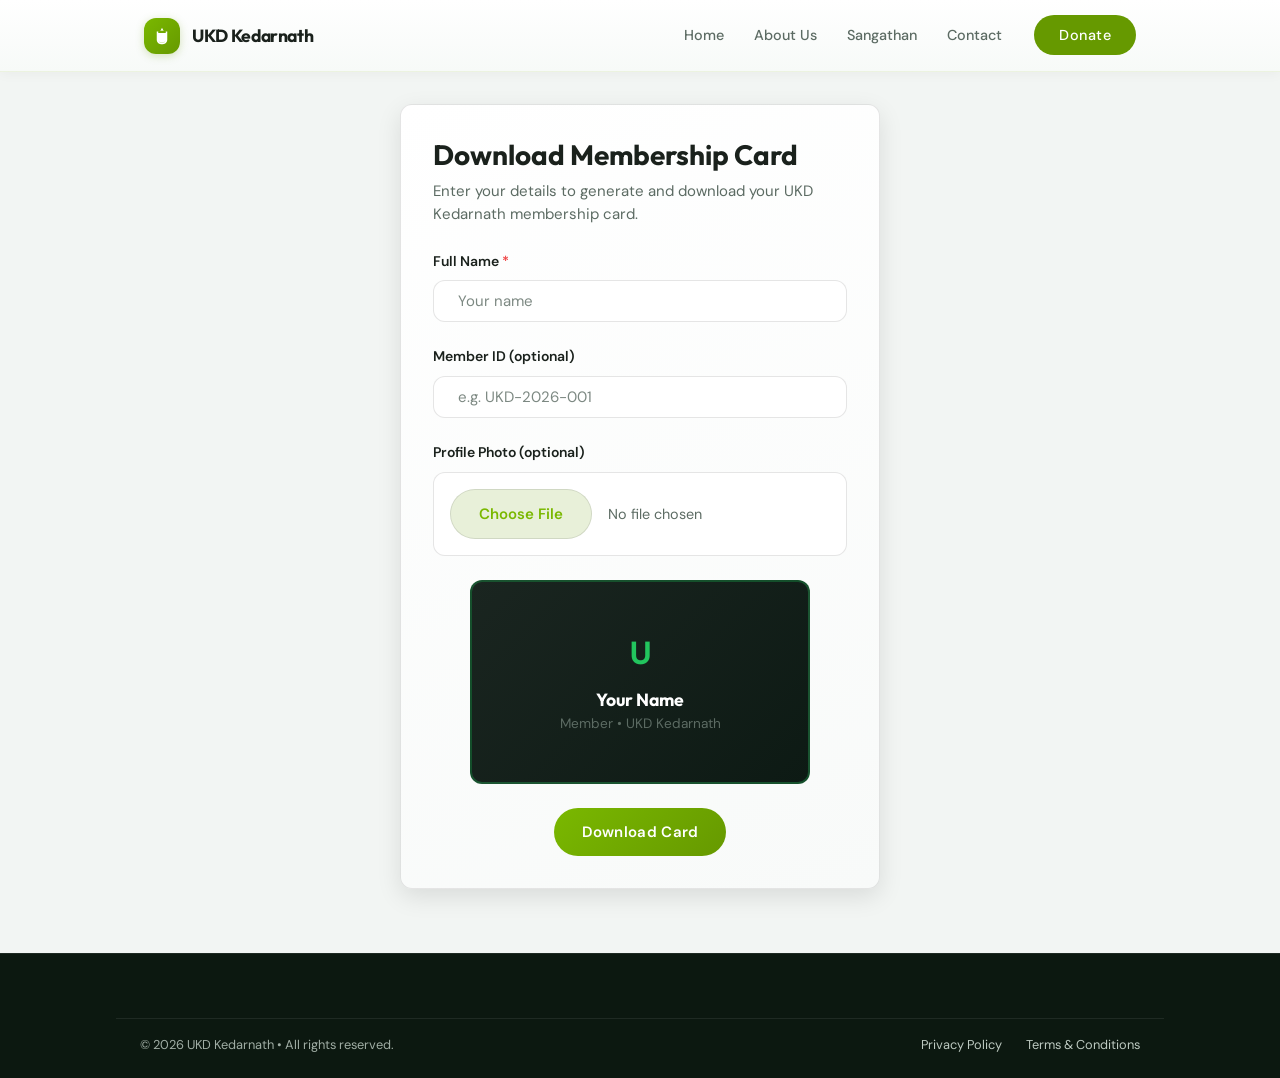
<file: download-card.html>
<!DOCTYPE html>
<html lang="en">
<head>
  <meta charset="UTF-8">
  <meta name="viewport" content="width=device-width, initial-scale=1.0">
  <title>Download Card | UKD Kedarnath</title>
  <link rel="stylesheet" href="css/style.css">
</head>
<body>
  <svg xmlns="http://www.w3.org/2000/svg" style="position:absolute;width:0;height:0;overflow:hidden" aria-hidden="true">
    <symbol id="logo-u" viewBox="0 0 24 24" fill="currentColor" fill-rule="evenodd"><path d="M12 1l2.2 4.2L12 4.8 9.8 5.2 12 1z"/><path d="M5 6v11c0 4.2 3.5 6 7 6s7-1.8 7-6V6h-2v11c0 2.6-2 4-5 4s-5-1.4-5-4V6H5zm2 2h10v9c0 2.4-1.8 3.6-5 3.6S7 19.4 7 17V8z"/></symbol>
    <symbol id="phone" viewBox="0 0 24 24" fill="currentColor"><path d="M6.62 10.79c1.44 2.83 3.76 5.14 6.59 6.59l2.2-2.2c.27-.27.67-.36 1.02-.24 1.12.37 2.33.57 3.57.57.55 0 1 .45 1 1V20c0 .55-.45 1-1 1-9.39 0-17-7.61-17-17 0-.55.45-1 1-1h3.5c.55 0 1 .45 1 1 0 1.25.2 2.45.57 3.57.11.35.03.74-.25 1.02l-2.2 2.2z"/></symbol>
    <symbol id="mountain" viewBox="0 0 24 24" fill="currentColor"><path d="M14 2L2 22h20L14 2zm-1.5 16.5L12 17l-.5 1.5h-2L11 14l2.5 4.5h-1zm2.5-3.5l-1.5 3h-2l3-5 1.5 2z"/><path d="M12 6l4 10h-2.5L12 12l-1.5 4H8L12 6z"/></symbol>
    <symbol id="handshake" viewBox="0 0 24 24" fill="currentColor"><path d="M11.56 4.5c.34 0 .63.18.78.44l.94 1.57.47-.78c.2-.33.55-.53.94-.53.58 0 1.05.47 1.05 1.05 0 .24-.08.46-.22.64l-2.35 3.92h2.82l2.35-3.92c.14-.18.22-.4.22-.64 0-.58-.47-1.05-1.05-1.05-.39 0-.74.2-.94.53l-.47.78.94 1.57c.15.26.44.44.78.44.27 0 .52-.12.69-.32l3.5-4.99c.25-.36.08-.87-.36-.87h-2.1l-1.5 2.25-1.5-2.25H2.86c-.44 0-.61.51-.36.87l3.5 4.99c.17.2.42.32.69.32.34 0 .63-.18.78-.44l.94-1.57-.47-.78c-.2-.33-.55-.53-.94-.53-.58 0-1.05.47-1.05 1.05 0 .24.08.46.22.64l2.35 3.92h2.82l-2.35-3.92c-.14-.18-.22-.4-.22-.64 0-.58.47-1.05 1.05-1.05.39 0 .74.2.94.53l.47.78-.94-1.57c-.15-.26-.44-.44-.78-.44-.27 0-.52.12-.69.32l-3.5 4.99c-.25.36-.08.87.36.87h2.1l1.5-2.25 1.5 2.25h4.28l1.5-2.25 1.5 2.25h2.1c.44 0 .61-.51.36-.87l-3.5-4.99c-.17-.2-.42-.32-.69-.32z"/></symbol>
    <symbol id="star" viewBox="0 0 24 24" fill="currentColor"><path d="M12 2l3.09 6.26L22 9.27l-5 4.87 1.18 6.88L12 17.77l-6.18 3.25L7 14.14 2 9.27l6.91-1.01L12 2z"/></symbol>
    <symbol id="clipboard" viewBox="0 0 24 24" fill="currentColor"><path d="M19 3h-4.18C14.4 1.84 13.3 1 12 1c-1.3 0-2.4.84-2.82 2H5c-1.1 0-2 .9-2 2v14c0 1.1.9 2 2 2h14c1.1 0 2-.9 2-2V5c0-1.1-.9-2-2-2zm-7 0c.55 0 1 .45 1 1s-.45 1-1 1-1-.45-1-1 .45-1 1-1zm2 14H7v-2h7v2zm3-4H7v-2h10v2zm0-4H7V7h10v2z"/></symbol>
    <symbol id="frame" viewBox="0 0 24 24" fill="currentColor"><path d="M21 19V5c0-1.1-.9-2-2-2H5c-1.1 0-2 .9-2 2v14c0 1.1.9 2 2 2h14c1.1 0 2-.9 2-2zM8.5 13.5l2 2.51L14.5 12l4.5 6H5l3.5-4.5z"/></symbol>
    <symbol id="card" viewBox="0 0 24 24" fill="currentColor"><path d="M20 4H4c-1.11 0-1.99.89-1.99 2L2 18c0 1.11.89 2 2 2h16c1.11 0 2-.89 2-2V6c0-1.11-.89-2-2-2zm0 14H4v-6h16v6zm0-10H4V6h16v2z"/></symbol>
    <symbol id="target" viewBox="0 0 24 24" fill="currentColor"><path d="M12 2C6.48 2 2 6.48 2 12s4.48 10 10 10 10-4.48 10-10S17.52 2 12 2zm0 18c-4.42 0-8-3.58-8-8s3.58-8 8-8 8 3.58 8 8-3.58 8-8 8zm0-14c-3.31 0-6 2.69-6 6s2.69 6 6 6 6-2.69 6-6-2.69-6-6-6zm0 10c-2.21 0-4-1.79-4-4s1.79-4 4-4 4 1.79 4 4-1.79 4-4 4zm0-6c-1.1 0-2 .9-2 2s.9 2 2 2 2-.9 2-2-.9-2-2-2z"/></symbol>
    <symbol id="vision" viewBox="0 0 24 24" fill="currentColor"><path d="M7 2v11h3v9l7-12h-4l4-8z"/></symbol>
    <symbol id="building" viewBox="0 0 24 24" fill="currentColor"><path d="M12 7V3H2v18h20V7H12zM6 19H4v-2h2v2zm0-4H4v-2h2v2zm0-4H4V9h2v2zm0-4H4V5h2v2zm4 12H8v-2h2v2zm0-4H8v-2h2v2zm0-4H8V9h2v2zm0-4H8V5h2v2zm10 12h-8v-2h2v-2h-2v-2h2v-2h-2V9h8v10zm-2-8h-2v2h2v-2zm0 4h-2v2h2v-2z"/></symbol>
    <symbol id="map-pin" viewBox="0 0 24 24" fill="currentColor"><path d="M12 2C8.13 2 5 5.13 5 9c0 5.25 7 13 7 13s7-7.75 7-13c0-3.87-3.13-7-7-7zm0 9.5c-1.38 0-2.5-1.12-2.5-2.5s1.12-2.5 2.5-2.5 2.5 1.12 2.5 2.5-1.12 2.5-2.5 2.5z"/></symbol>
    <symbol id="homes" viewBox="0 0 24 24" fill="currentColor"><path d="M10 20v-6h4v6h5v-8h3L12 3 2 12h3v8h5z"/></symbol>
    <symbol id="menu" viewBox="0 0 24 24" fill="currentColor"><path d="M3 18h18v-2H3v2zm0-5h18v-2H3v2zm0-7v2h18V6H3z"/></symbol>
  </svg>
  <a href="#main-content" class="skip-link">Skip to main content</a>
  <header class="header" id="header">
    <div class="container">
      <a href="index.html" class="logo">
        <span class="logo-icon" aria-hidden="true"><svg class="icon" viewBox="0 0 24 24"><use href="#logo-u"/></svg></span>
        <span>UKD Kedarnath</span>
      </a>
      <nav class="nav-desktop" id="nav">
        <a href="index.html">Home</a>
        <a href="about.html">About Us</a>
        <a href="sangathan.html">Sangathan</a>
        <a href="contact.html">Contact</a>
        <a href="donate.html" class="btn btn-gold">Donate</a>
      </nav>
      <button class="nav-toggle" id="navToggle" aria-label="Menu">
        <span></span><span></span><span></span>
      </button>
    </div>
  </header>

  <main id="main-content" class="form-page" tabindex="-1">
    <div class="container">
      <div class="form-card" style="max-width: 480px;">
        <h1 style="font-size: 1.75rem; margin-bottom: 8px;">Download Membership Card</h1>
        <p style="color: var(--color-text-muted); margin-bottom: 24px;">Enter your details to generate and download your UKD Kedarnath membership card.</p>

        <div class="form-group">
          <label>Full Name <span class="required">*</span></label>
          <input type="text" id="cardName" required placeholder="Your name">
        </div>
        <div class="form-group">
          <label>Member ID (optional)</label>
          <input type="text" id="memberId" placeholder="e.g. UKD-2026-001">
        </div>
        <div class="form-group">
          <label>Profile Photo (optional)</label>
          <input type="file" id="cardPhoto" accept="image/*">
        </div>

        <div class="preview-area" id="cardPreview" style="max-width: 340px; aspect-ratio: 2/1.2; background: linear-gradient(135deg, #1a2520 0%, #0d1a14 100%); border: 2px solid rgba(34,197,94,0.3); display: flex; flex-direction: column; align-items: center; justify-content: center; padding: 24px;">
          <div style="font-size: 2rem; font-weight: 800; color: #22c55e; margin-bottom: 8px;">U</div>
          <div id="cardPreviewName" style="font-family: var(--font-heading); font-weight: 700; color: #fff; font-size: 1.1rem;">Your Name</div>
          <div id="cardPreviewId" style="font-size: 0.85rem; color: var(--color-text-muted);">Member • UKD Kedarnath</div>
        </div>

        <div class="download-actions">
          <button type="button" class="btn btn-primary" id="downloadCardBtn">Download Card</button>
        </div>
      </div>
    </div>
  </main>

  <footer class="footer">
    <div class="footer-bottom">
      <p>© 2026 UKD Kedarnath • All rights reserved.</p>
      <div class="footer-links">
        <a href="privacy.html">Privacy Policy</a>
        <a href="terms.html">Terms & Conditions</a>
      </div>
    </div>
  </footer>

  <script src="js/main.js"></script>
  <script>
    (function() {
      var cardName = document.getElementById('cardName');
      var memberId = document.getElementById('memberId');
      var cardPhoto = document.getElementById('cardPhoto');
      var cardPreview = document.getElementById('cardPreview');
      var cardPreviewName = document.getElementById('cardPreviewName');
      var cardPreviewId = document.getElementById('cardPreviewId');
      var downloadCardBtn = document.getElementById('downloadCardBtn');
      var photoDataUrl = null;

      function updateCardPreview() {
        cardPreviewName.textContent = cardName.value || 'Your Name';
        cardPreviewId.textContent = (memberId.value ? memberId.value + ' • ' : '') + 'UKD Kedarnath';
      }

      cardName.addEventListener('input', updateCardPreview);
      memberId.addEventListener('input', updateCardPreview);

      cardPhoto.addEventListener('change', function(e) {
        var file = e.target.files[0];
        if (!file || !file.type.startsWith('image/')) return;
        var reader = new FileReader();
        reader.onload = function(ev) {
          photoDataUrl = ev.target.result;
        };
        reader.readAsDataURL(file);
      });

      downloadCardBtn.addEventListener('click', function() {
        var name = cardName.value || 'Member';
        var id = memberId.value || 'UKD Kedarnath';
        var canvas = document.createElement('canvas');
        canvas.width = 400;
        canvas.height = 240;
        var ctx = canvas.getContext('2d');

        var gradient = ctx.createLinearGradient(0, 0, 400, 240);
        gradient.addColorStop(0, '#1a2520');
        gradient.addColorStop(1, '#0d1a14');
        ctx.fillStyle = gradient;
        ctx.fillRect(0, 0, 400, 240);

        ctx.strokeStyle = 'rgba(34, 197, 94, 0.4)';
        ctx.lineWidth = 2;
        ctx.strokeRect(2, 2, 396, 236);

        ctx.fillStyle = '#22c55e';
        ctx.font = 'bold 48px Outfit, sans-serif';
        ctx.textAlign = 'center';
        ctx.fillText('U', 50, 100);

        ctx.fillStyle = '#ffffff';
        ctx.font = 'bold 22px Outfit, sans-serif';
        ctx.fillText(name, 200, 100);
        ctx.fillStyle = 'rgba(255,255,255,0.7)';
        ctx.font = '14px DM Sans, sans-serif';
        ctx.fillText(id + ' • Yuva Uttarakhand', 200, 130);

        ctx.fillStyle = '#22c55e';
        ctx.font = '11px DM Sans, sans-serif';
        ctx.fillText('Voice of youth, strength of mountains', 200, 220);

        var link = document.createElement('a');
        link.download = 'ukd-kedarnath-membership-card.png';
        link.href = canvas.toDataURL('image/png');
        link.click();
      });
    })();
  </script>
</body>
</html>
</file>
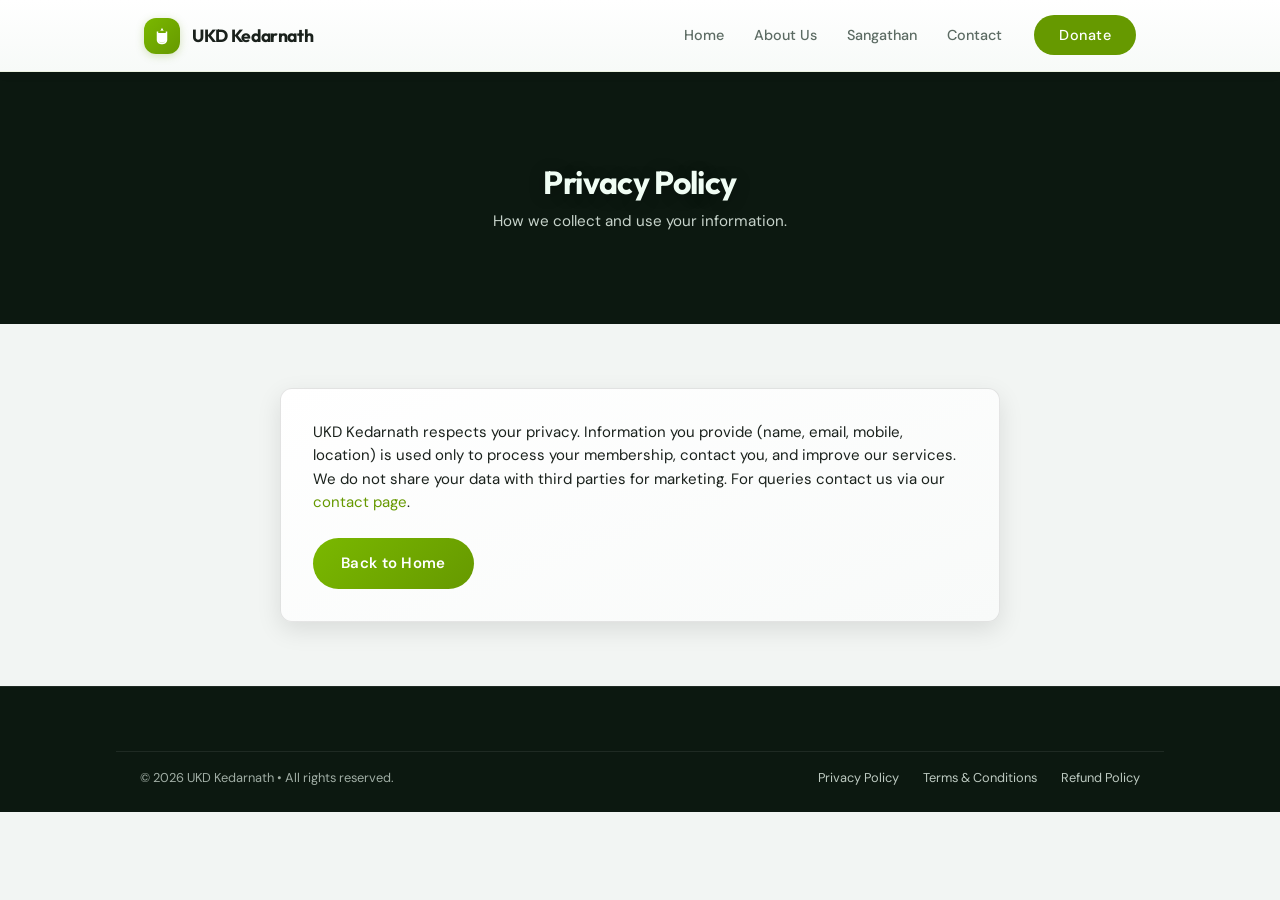
<file: privacy.html>
<!DOCTYPE html>
<html lang="en">
<head>
  <meta charset="UTF-8">
  <meta name="viewport" content="width=device-width, initial-scale=1.0">
  <title>Privacy Policy | UKD Kedarnath</title>
  <link rel="stylesheet" href="css/style.css">
</head>
<body>
  <svg xmlns="http://www.w3.org/2000/svg" style="position:absolute;width:0;height:0;overflow:hidden" aria-hidden="true">
    <symbol id="logo-u" viewBox="0 0 24 24" fill="currentColor" fill-rule="evenodd"><path d="M12 1l2.2 4.2L12 4.8 9.8 5.2 12 1z"/><path d="M5 6v11c0 4.2 3.5 6 7 6s7-1.8 7-6V6h-2v11c0 2.6-2 4-5 4s-5-1.4-5-4V6H5zm2 2h10v9c0 2.4-1.8 3.6-5 3.6S7 19.4 7 17V8z"/></symbol>
  </svg>
  <a href="#main-content" class="skip-link">Skip to main content</a>
  <header class="header" id="header">
    <div class="container">
      <a href="index.html" class="logo">
        <span class="logo-icon" aria-hidden="true"><svg class="icon" viewBox="0 0 24 24"><use href="#logo-u"/></svg></span>
        <span>UKD Kedarnath</span>
      </a>
      <nav class="nav-desktop" id="nav">
        <a href="index.html">Home</a>
        <a href="about.html">About Us</a>
        <a href="sangathan.html">Sangathan</a>
        <a href="contact.html">Contact</a>
        <a href="donate.html" class="btn btn-gold">Donate</a>
      </nav>
      <button class="nav-toggle" id="navToggle" aria-label="Menu">
        <span></span><span></span><span></span>
      </button>
    </div>
  </header>

  <main id="main-content" tabindex="-1">
    <section class="page-hero">
      <h1>Privacy Policy</h1>
      <p>How we collect and use your information.</p>
    </section>
    <section class="section">
      <div class="container">
        <div class="form-card" style="max-width: 720px;">
          <p>UKD Kedarnath respects your privacy. Information you provide (name, email, mobile, location) is used only to process your membership, contact you, and improve our services. We do not share your data with third parties for marketing. For queries contact us via our <a href="contact.html">contact page</a>.</p>
          <p class="mt-3"><a href="index.html" class="btn btn-primary">Back to Home</a></p>
        </div>
      </div>
    </section>
  </main>

  <footer class="footer">
    <div class="footer-bottom">
      <p>© 2026 UKD Kedarnath • All rights reserved.</p>
      <div class="footer-links">
        <a href="privacy.html">Privacy Policy</a>
        <a href="terms.html">Terms & Conditions</a>
        <a href="refund.html">Refund Policy</a>
      </div>
    </div>
  </footer>

  <script src="js/main.js"></script>
</body>
</html>
</file>
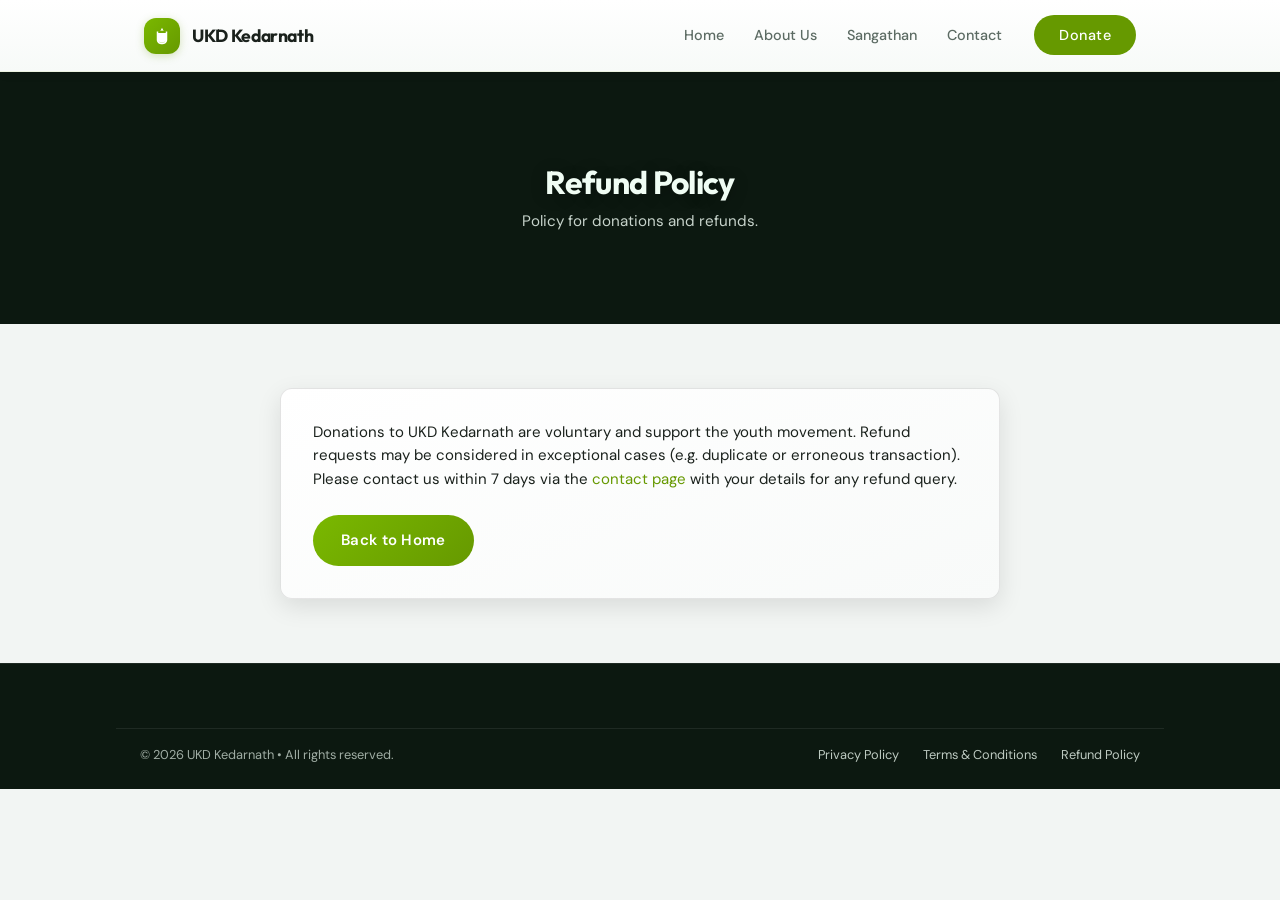
<file: refund.html>
<!DOCTYPE html>
<html lang="en">
<head>
  <meta charset="UTF-8">
  <meta name="viewport" content="width=device-width, initial-scale=1.0">
  <title>Refund Policy | UKD Kedarnath</title>
  <link rel="stylesheet" href="css/style.css">
</head>
<body>
  <svg xmlns="http://www.w3.org/2000/svg" style="position:absolute;width:0;height:0;overflow:hidden" aria-hidden="true">
    <symbol id="logo-u" viewBox="0 0 24 24" fill="currentColor" fill-rule="evenodd"><path d="M12 1l2.2 4.2L12 4.8 9.8 5.2 12 1z"/><path d="M5 6v11c0 4.2 3.5 6 7 6s7-1.8 7-6V6h-2v11c0 2.6-2 4-5 4s-5-1.4-5-4V6H5zm2 2h10v9c0 2.4-1.8 3.6-5 3.6S7 19.4 7 17V8z"/></symbol>
  </svg>
  <a href="#main-content" class="skip-link">Skip to main content</a>
  <header class="header" id="header">
    <div class="container">
      <a href="index.html" class="logo">
        <span class="logo-icon" aria-hidden="true"><svg class="icon" viewBox="0 0 24 24"><use href="#logo-u"/></svg></span>
        <span>UKD Kedarnath</span>
      </a>
      <nav class="nav-desktop" id="nav">
        <a href="index.html">Home</a>
        <a href="about.html">About Us</a>
        <a href="sangathan.html">Sangathan</a>
        <a href="contact.html">Contact</a>
        <a href="donate.html" class="btn btn-gold">Donate</a>
      </nav>
      <button class="nav-toggle" id="navToggle" aria-label="Menu">
        <span></span><span></span><span></span>
      </button>
    </div>
  </header>

  <main id="main-content" tabindex="-1">
    <section class="page-hero">
      <h1>Refund Policy</h1>
      <p>Policy for donations and refunds.</p>
    </section>
    <section class="section">
      <div class="container">
        <div class="form-card" style="max-width: 720px;">
          <p>Donations to UKD Kedarnath are voluntary and support the youth movement. Refund requests may be considered in exceptional cases (e.g. duplicate or erroneous transaction). Please contact us within 7 days via the <a href="contact.html">contact page</a> with your details for any refund query.</p>
          <p class="mt-3"><a href="index.html" class="btn btn-primary">Back to Home</a></p>
        </div>
      </div>
    </section>
  </main>

  <footer class="footer">
    <div class="footer-bottom">
      <p>© 2026 UKD Kedarnath • All rights reserved.</p>
      <div class="footer-links">
        <a href="privacy.html">Privacy Policy</a>
        <a href="terms.html">Terms & Conditions</a>
        <a href="refund.html">Refund Policy</a>
      </div>
    </div>
  </footer>

  <script src="js/main.js"></script>
</body>
</html>
</file>
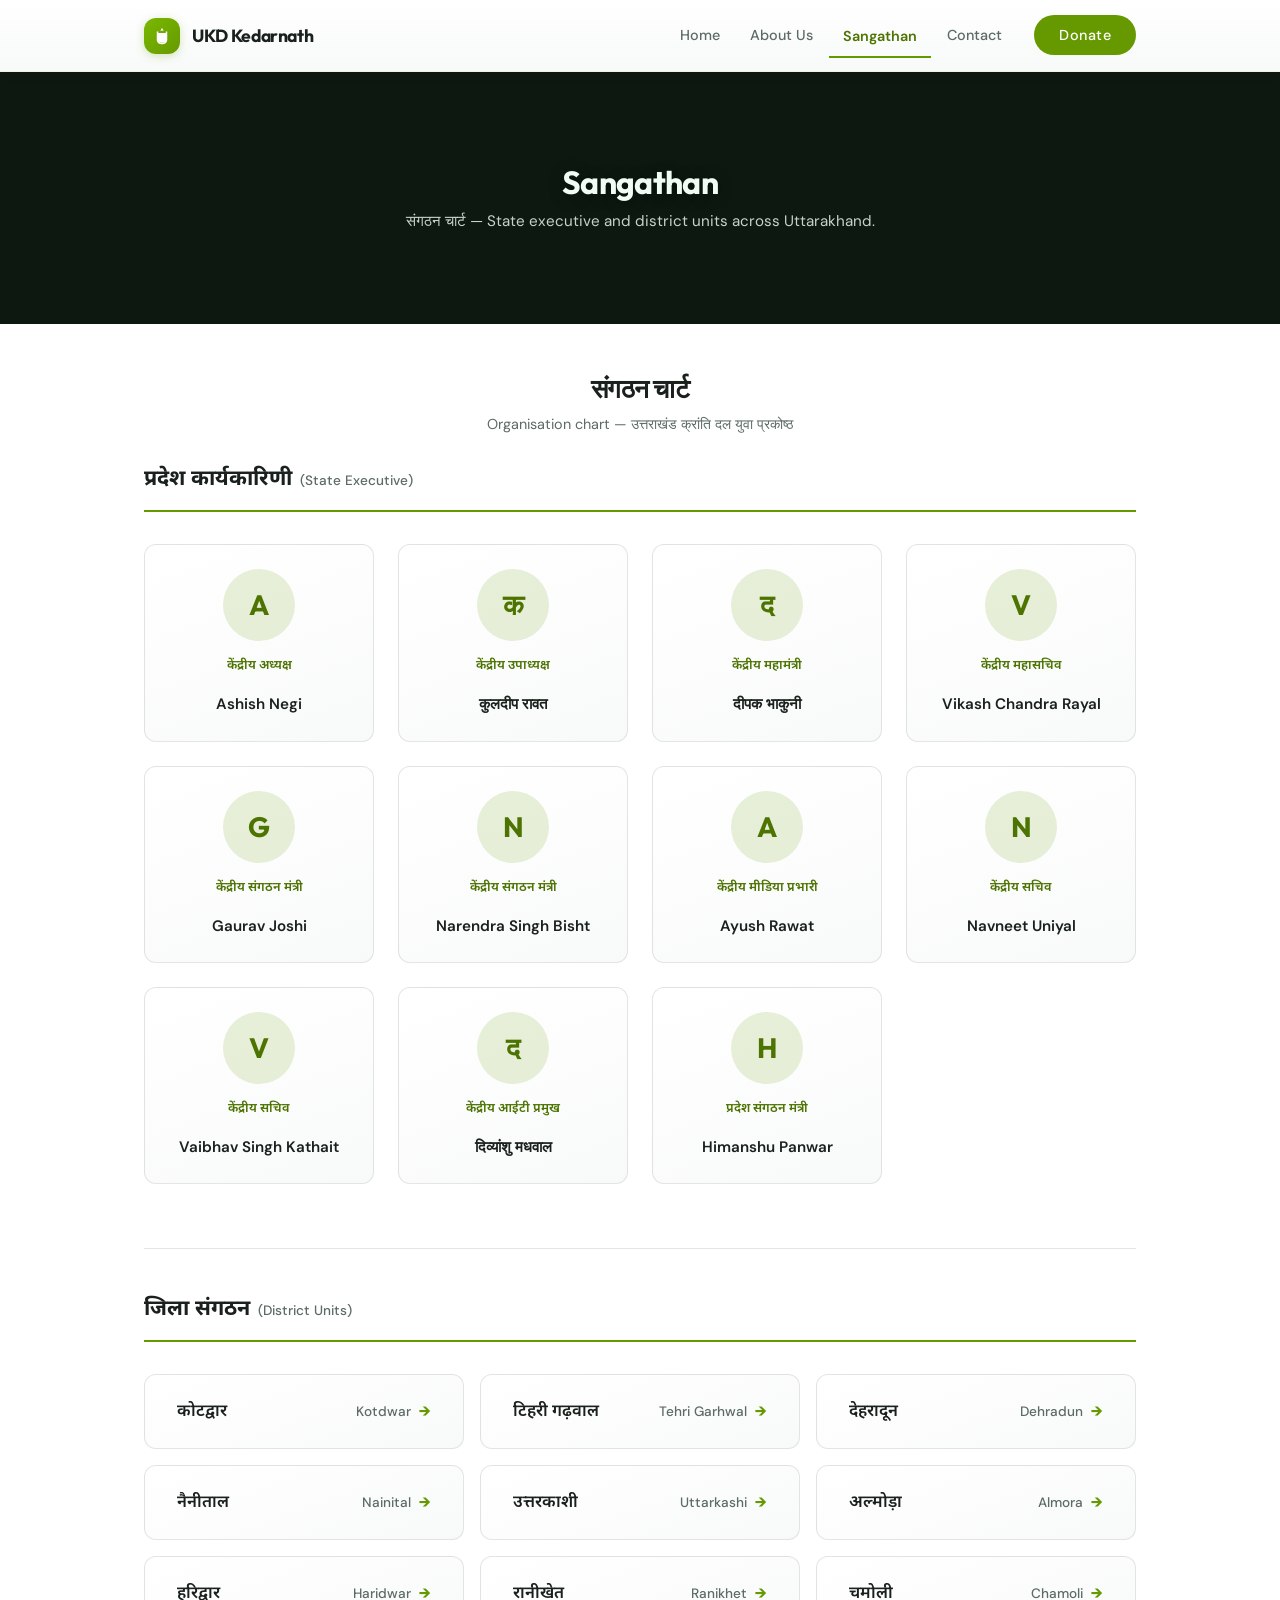
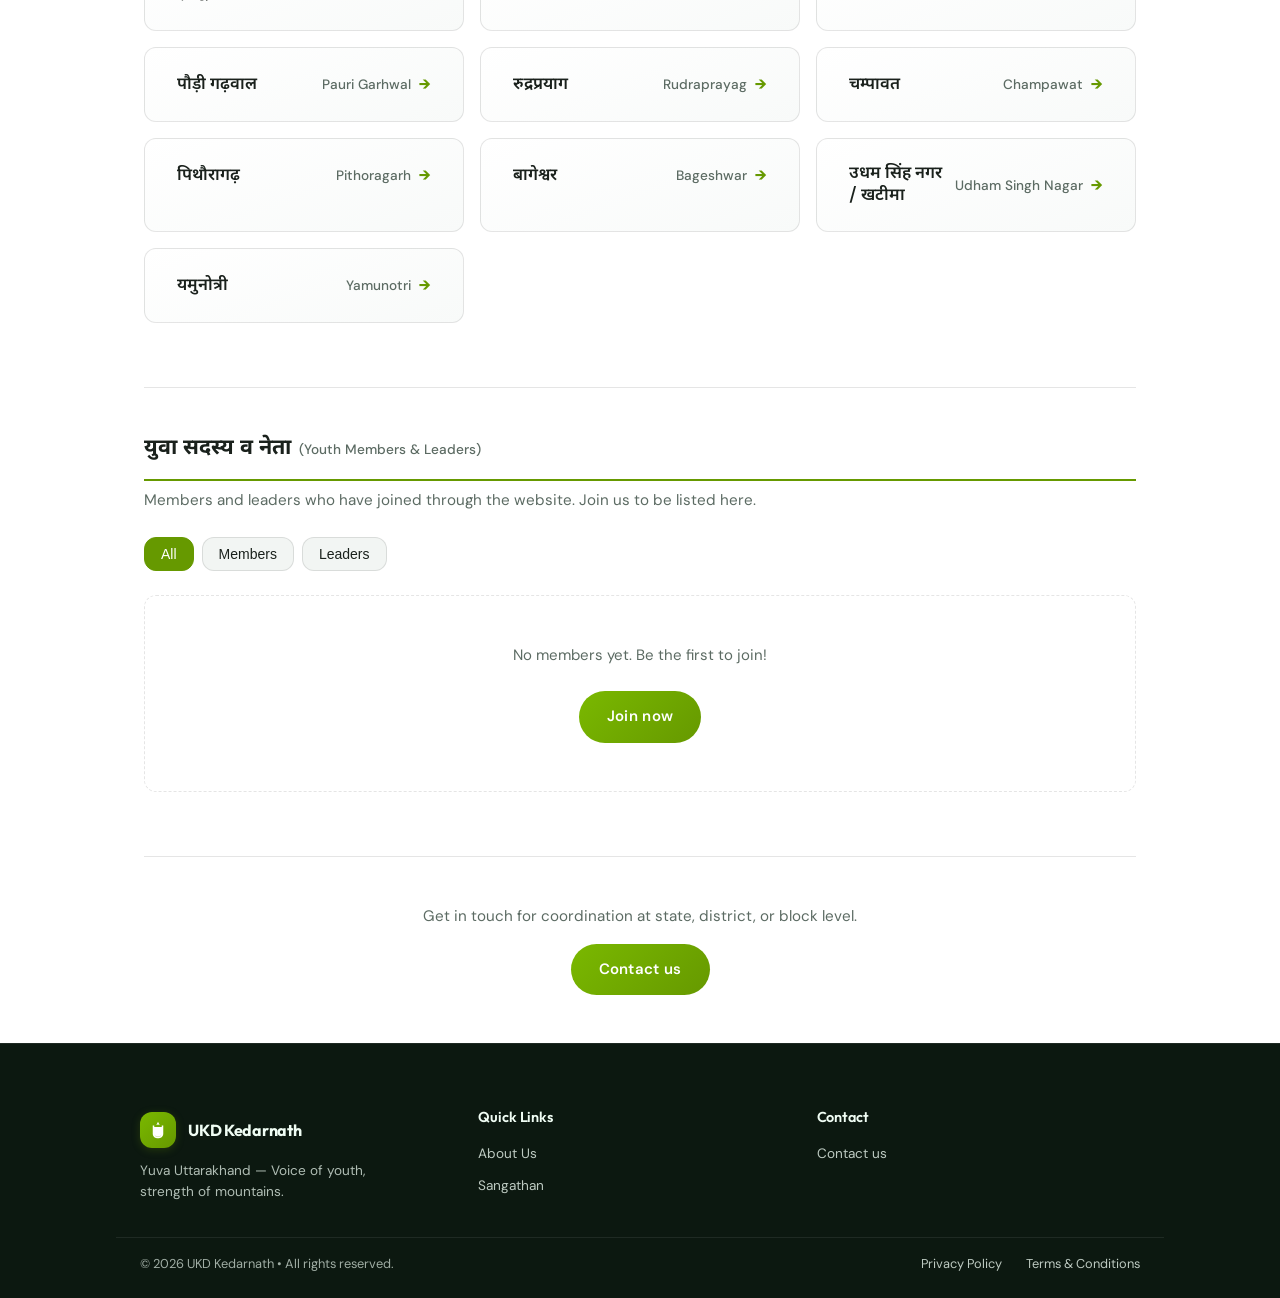
<file: sangathan.html>
<!DOCTYPE html>
<html lang="en">
<head>
  <meta charset="UTF-8">
  <meta name="viewport" content="width=device-width, initial-scale=1.0">
  <title>Sangathan | UKD Kedarnath</title>
  <link rel="stylesheet" href="css/style.css">
</head>
<body>
  <svg xmlns="http://www.w3.org/2000/svg" style="position:absolute;width:0;height:0;overflow:hidden" aria-hidden="true">
    <symbol id="logo-u" viewBox="0 0 24 24" fill="currentColor" fill-rule="evenodd"><path d="M12 1l2.2 4.2L12 4.8 9.8 5.2 12 1z"/><path d="M5 6v11c0 4.2 3.5 6 7 6s7-1.8 7-6V6h-2v11c0 2.6-2 4-5 4s-5-1.4-5-4V6H5zm2 2h10v9c0 2.4-1.8 3.6-5 3.6S7 19.4 7 17V8z"/></symbol>
  </svg>
  <a href="#main-content" class="skip-link">Skip to main content</a>
  <header class="header" id="header">
    <div class="container">
      <a href="index.html" class="logo">
        <span class="logo-icon" aria-hidden="true"><svg class="icon" viewBox="0 0 24 24"><use href="#logo-u"/></svg></span>
        <span>UKD Kedarnath</span>
      </a>
      <nav class="nav-desktop" id="nav">
        <a href="index.html">Home</a>
        <a href="about.html">About Us</a>
        <a href="sangathan.html" class="active">Sangathan</a>
        <a href="contact.html">Contact</a>
        <a href="donate.html" class="btn btn-gold">Donate</a>
      </nav>
      <button class="nav-toggle" id="navToggle" aria-label="Menu">
        <span></span><span></span><span></span>
      </button>
    </div>
  </header>

  <main id="main-content" tabindex="-1">
    <section class="page-hero">
      <h1>Sangathan</h1>
      <p>संगठन चार्ट — State executive and district units across Uttarakhand.</p>
    </section>

    <section class="section sangathan-section sangathan-chart" id="sangathan-chart">
      <div class="container">
        <div class="section-title">
          <h2>संगठन चार्ट</h2>
          <p class="sangathan-chart-sub">Organisation chart — उत्तराखंड क्रांति दल युवा प्रकोष्ठ</p>
        </div>

        <div class="chart-block">
          <h3 class="chart-block-title">प्रदेश कार्यकारिणी <span class="chart-block-en">(State Executive)</span></h3>
          <div class="chart-state-grid" id="stateExecutiveGrid"><!-- Filled by JS --></div>
        </div>

        <div class="chart-block chart-block--districts">
          <h3 class="chart-block-title">जिला संगठन <span class="chart-block-en">(District Units)</span></h3>
          <div class="chart-district-grid">
            <div class="chart-district-unit">
              <button type="button" class="chart-district-trigger"><span class="chart-district-name">कोटद्वार</span><span class="chart-district-en">Kotdwar</span><span class="chart-district-arrow" aria-hidden="true">→</span></button>
              <div class="chart-district-roles" hidden>
                <div class="chart-row"><span class="chart-role-sm">जिला अध्यक्ष</span><span class="chart-name">अभिजीत रावत</span></div>
                <div class="chart-row"><span class="chart-role-sm">जिला उपाध्यक्ष</span><span class="chart-name">Rishi Kumar</span></div>
                <div class="chart-row"><span class="chart-role-sm">जिला महामंत्री</span><span class="chart-name">Akash Blooni</span></div>
                <div class="chart-row"><span class="chart-role-sm">जिला संगठन मंत्री</span><span class="chart-name">Mohit Jakhamola</span></div>
              </div>
            </div>
            <div class="chart-district-unit">
              <button type="button" class="chart-district-trigger"><span class="chart-district-name">टिहरी गढ़वाल</span><span class="chart-district-en">Tehri Garhwal</span><span class="chart-district-arrow" aria-hidden="true">→</span></button>
              <div class="chart-district-roles" hidden>
                <div class="chart-row"><span class="chart-role-sm">जिला अध्यक्ष</span><span class="chart-name">Rahul Kotiyal</span></div>
              </div>
            </div>
            <div class="chart-district-unit">
              <button type="button" class="chart-district-trigger"><span class="chart-district-name">देहरादून</span><span class="chart-district-en">Dehradun</span><span class="chart-district-arrow" aria-hidden="true">→</span></button>
              <div class="chart-district-roles" hidden>
                <div class="chart-row"><span class="chart-role-sm">जिला अध्यक्ष</span><span class="chart-name">Jatin Singh Chauhan</span></div>
              </div>
            </div>
            <div class="chart-district-unit">
              <button type="button" class="chart-district-trigger"><span class="chart-district-name">नैनीताल</span><span class="chart-district-en">Nainital</span><span class="chart-district-arrow" aria-hidden="true">→</span></button>
              <div class="chart-district-roles" hidden>
                <div class="chart-row"><span class="chart-role-sm">जिला अध्यक्ष</span><span class="chart-name">हरीश मेवाड़ी</span></div>
                <div class="chart-row"><span class="chart-role-sm">जिला महामंत्री</span><span class="chart-name">Neeraj Bisht</span></div>
              </div>
            </div>
            <div class="chart-district-unit">
              <button type="button" class="chart-district-trigger"><span class="chart-district-name">उत्तरकाशी</span><span class="chart-district-en">Uttarkashi</span><span class="chart-district-arrow" aria-hidden="true">→</span></button>
              <div class="chart-district-roles" hidden>
                <div class="chart-row"><span class="chart-role-sm">जिला अध्यक्ष</span><span class="chart-name">Surjeet Singh Rana</span></div>
                <div class="chart-row"><span class="chart-role-sm">जिला उपाध्यक्ष</span><span class="chart-name">Mohit Matura</span></div>
                <div class="chart-row"><span class="chart-role-sm">जिला महामंत्री</span><span class="chart-name">Pradeep Panwar</span></div>
                <div class="chart-row"><span class="chart-role-sm">जिला संगठन मंत्री</span><span class="chart-name">Sumit Negi</span></div>
              </div>
            </div>
            <div class="chart-district-unit">
              <button type="button" class="chart-district-trigger"><span class="chart-district-name">अल्मोड़ा</span><span class="chart-district-en">Almora</span><span class="chart-district-arrow" aria-hidden="true">→</span></button>
              <div class="chart-district-roles" hidden>
                <div class="chart-row"><span class="chart-role-sm">जिला अध्यक्ष</span><span class="chart-name">रघुवर सिंह भाकुनी</span></div>
                <div class="chart-row"><span class="chart-role-sm">जिला उपाध्यक्ष</span><span class="chart-name">Gokul Singh Nagarkoti</span></div>
              </div>
            </div>
            <div class="chart-district-unit">
              <button type="button" class="chart-district-trigger"><span class="chart-district-name">हरिद्वार</span><span class="chart-district-en">Haridwar</span><span class="chart-district-arrow" aria-hidden="true">→</span></button>
              <div class="chart-district-roles" hidden>
                <div class="chart-row"><span class="chart-role-sm">जिला अध्यक्ष</span><span class="chart-name">कल्पेश्वर पांडेय</span></div>
                <div class="chart-row"><span class="chart-role-sm">जिला उपाध्यक्ष</span><span class="chart-name">Manu Pharswan</span></div>
              </div>
            </div>
            <div class="chart-district-unit">
              <button type="button" class="chart-district-trigger"><span class="chart-district-name">रानीखेत</span><span class="chart-district-en">Ranikhet</span><span class="chart-district-arrow" aria-hidden="true">→</span></button>
              <div class="chart-district-roles" hidden>
                <div class="chart-row"><span class="chart-role-sm">जिला अध्यक्ष</span><span class="chart-name">ललित सिंह अधिकारी</span></div>
                <div class="chart-row"><span class="chart-role-sm">जिला उपाध्यक्ष</span><span class="chart-name">Laxmi Rawat</span></div>
                <div class="chart-row"><span class="chart-role-sm">जिला संगठन मंत्री</span><span class="chart-name">Manoj Singh Negi</span></div>
              </div>
            </div>
            <div class="chart-district-unit">
              <button type="button" class="chart-district-trigger"><span class="chart-district-name">चमोली</span><span class="chart-district-en">Chamoli</span><span class="chart-district-arrow" aria-hidden="true">→</span></button>
              <div class="chart-district-roles" hidden>
                <div class="chart-row"><span class="chart-role-sm">विधानसभा अध्यक्ष (कर्णप्रयाग)</span><span class="chart-name">अमित सिंह रावत</span></div>
              </div>
            </div>
            <div class="chart-district-unit">
              <button type="button" class="chart-district-trigger"><span class="chart-district-name">पौड़ी गढ़वाल</span><span class="chart-district-en">Pauri Garhwal</span><span class="chart-district-arrow" aria-hidden="true">→</span></button>
              <div class="chart-district-roles" hidden>
                <div class="chart-row"><span class="chart-role-sm">विधानसभा अध्यक्ष (कोटद्वार)</span><span class="chart-name">आशीष ध्यानी</span></div>
              </div>
            </div>
            <div class="chart-district-unit">
              <button type="button" class="chart-district-trigger"><span class="chart-district-name">रुद्रप्रयाग</span><span class="chart-district-en">Rudraprayag</span><span class="chart-district-arrow" aria-hidden="true">→</span></button>
              <div class="chart-district-roles" hidden>
                <div class="chart-row"><span class="chart-role-sm">जिला अध्यक्ष</span><span class="chart-name">अजीत सिंह</span></div>
              </div>
            </div>
            <div class="chart-district-unit">
              <button type="button" class="chart-district-trigger"><span class="chart-district-name">चम्पावत</span><span class="chart-district-en">Champawat</span><span class="chart-district-arrow" aria-hidden="true">→</span></button>
              <div class="chart-district-roles" hidden>
                <div class="chart-row"><span class="chart-role-sm">जिला अध्यक्ष</span><span class="chart-name">Amit Binwal</span></div>
                <div class="chart-row"><span class="chart-role-sm">जिला उपाध्यक्ष</span><span class="chart-name">Saurav Deopa</span></div>
              </div>
            </div>
            <div class="chart-district-unit">
              <button type="button" class="chart-district-trigger"><span class="chart-district-name">पिथौरागढ़</span><span class="chart-district-en">Pithoragarh</span><span class="chart-district-arrow" aria-hidden="true">→</span></button>
              <div class="chart-district-roles" hidden>
                <div class="chart-row"><span class="chart-role-sm">जिला अध्यक्ष</span><span class="chart-name">गिरीश जोशी</span></div>
              </div>
            </div>
            <div class="chart-district-unit">
              <button type="button" class="chart-district-trigger"><span class="chart-district-name">बागेश्वर</span><span class="chart-district-en">Bageshwar</span><span class="chart-district-arrow" aria-hidden="true">→</span></button>
              <div class="chart-district-roles" hidden>
                <div class="chart-row"><span class="chart-role-sm">जिला अध्यक्ष</span><span class="chart-name">Bhaskar Singh Bora</span></div>
              </div>
            </div>
            <div class="chart-district-unit">
              <button type="button" class="chart-district-trigger"><span class="chart-district-name">उधम सिंह नगर / खटीमा</span><span class="chart-district-en">Udham Singh Nagar</span><span class="chart-district-arrow" aria-hidden="true">→</span></button>
              <div class="chart-district-roles" hidden>
                <div class="chart-row"><span class="chart-role-sm">जिला अध्यक्ष (खटीमा)</span><span class="chart-name">भवानी शंकर</span></div>
                <div class="chart-row"><span class="chart-role-sm">जिला अध्यक्ष (उधम सिंह नगर)</span><span class="chart-name">Vicky Pandey</span></div>
              </div>
            </div>
            <div class="chart-district-unit">
              <button type="button" class="chart-district-trigger"><span class="chart-district-name">यमुनोत्री</span><span class="chart-district-en">Yamunotri</span><span class="chart-district-arrow" aria-hidden="true">→</span></button>
              <div class="chart-district-roles" hidden>
                <div class="chart-row"><span class="chart-role-sm">जिला अध्यक्ष</span><span class="chart-name">अरुण प्रसाद नौटियाल</span></div>
                <div class="chart-row"><span class="chart-role-sm">जिला संगठन मंत्री</span><span class="chart-name">Ashutosh Rana</span></div>
                <div class="chart-row"><span class="chart-role-sm">जिला संगठन मंत्री</span><span class="chart-name">Narendra Dimri</span></div>
              </div>
            </div>
          </div>
        </div>

        <div class="sangathan-youth-block" id="youth-members">
          <h3 class="chart-block-title">युवा सदस्य व नेता <span class="chart-block-en">(Youth Members & Leaders)</span></h3>
          <p class="sangathan-youth-desc">Members and leaders who have joined through the website. Join us to be listed here.</p>
          <div class="sangathan-youth-tabs" role="tablist">
            <button type="button" class="sangathan-youth-tab active" role="tab" aria-selected="true" data-filter="all">All</button>
            <button type="button" class="sangathan-youth-tab" role="tab" aria-selected="false" data-filter="member">Members</button>
            <button type="button" class="sangathan-youth-tab" role="tab" aria-selected="false" data-filter="leader">Leaders</button>
          </div>
          <div id="sangathan-members-list" class="sangathan-members-grid"><!-- Filled by JS --></div>
          <div id="sangathan-members-empty" class="sangathan-members-empty" hidden>
            <p>No members yet. Be the first to join!</p>
            <a href="index.html#join-form" class="btn btn-primary">Join now</a>
          </div>
        </div>

        <div class="sangathan-chart-cta">
          <p>Get in touch for coordination at state, district, or block level.</p>
          <a href="contact.html" class="btn btn-primary">Contact us</a>
        </div>
      </div>
    </section>
  </main>

  <!-- District Units popup -->
  <div id="district-modal" class="district-modal" aria-hidden="true" role="dialog" aria-labelledby="district-modal-title" aria-modal="true">
    <div class="district-modal-backdrop"></div>
    <div class="district-modal-dialog">
      <button type="button" class="district-modal-close" aria-label="Close">&times;</button>
      <div class="district-modal-header">
        <h3 id="district-modal-title" class="district-modal-title"></h3>
        <p class="district-modal-subtitle"></p>
      </div>
      <div class="district-modal-body"></div>
    </div>
  </div>

  <footer class="footer">
    <div class="footer-grid">
      <div class="footer-brand">
        <div class="logo"><span class="logo-icon" aria-hidden="true"><svg class="icon" viewBox="0 0 24 24"><use href="#logo-u"/></svg></span> UKD Kedarnath</div>
        <p>Yuva Uttarakhand — Voice of youth, strength of mountains.</p>
      </div>
      <div>
        <h4>Quick Links</h4>
        <ul>
          <li><a href="about.html">About Us</a></li>
          <li><a href="sangathan.html">Sangathan</a></li>
        </ul>
      </div>
      <div>
        <h4>Contact</h4>
        <ul>
          <li><a href="contact.html">Contact us</a></li>
        </ul>
      </div>
    </div>
    <div class="footer-bottom">
      <p>© 2026 UKD Kedarnath • All rights reserved.</p>
      <div class="footer-links">
        <a href="privacy.html">Privacy Policy</a>
        <a href="terms.html">Terms & Conditions</a>
      </div>
    </div>
  </footer>

  <script src="js/main.js"></script>
  <script>
    (function() {
      // District Units popup: open on district trigger click, close on backdrop/close/Escape
      var modal = document.getElementById('district-modal');
      if (modal) {
        var titleEl = modal.querySelector('.district-modal-title');
        var subtitleEl = modal.querySelector('.district-modal-subtitle');
        var bodyEl = modal.querySelector('.district-modal-body');
        var backdrop = modal.querySelector('.district-modal-backdrop');
        var closeBtn = modal.querySelector('.district-modal-close');

        function openDistrictPopup(unit) {
          var nameEl = unit.querySelector('.chart-district-name');
          var enEl = unit.querySelector('.chart-district-en');
          var rolesEl = unit.querySelector('.chart-district-roles');
          if (!nameEl || !bodyEl) return;
          titleEl.textContent = nameEl.textContent;
          subtitleEl.textContent = enEl ? enEl.textContent : '';
          bodyEl.innerHTML = rolesEl ? rolesEl.innerHTML : '';
          modal.setAttribute('aria-hidden', 'false');
          modal.classList.add('district-modal--open');
          document.body.style.overflow = 'hidden';
          closeBtn.focus();
        }

        function closeDistrictPopup() {
          modal.setAttribute('aria-hidden', 'true');
          modal.classList.remove('district-modal--open');
          document.body.style.overflow = '';
        }

        document.querySelectorAll('.chart-district-unit').forEach(function(unit) {
          var trigger = unit.querySelector('.chart-district-trigger');
          if (!trigger) return;
          trigger.addEventListener('click', function() {
            openDistrictPopup(unit);
          });
        });

        if (closeBtn) closeBtn.addEventListener('click', closeDistrictPopup);
        if (backdrop) backdrop.addEventListener('click', closeDistrictPopup);
        modal.addEventListener('keydown', function(e) {
          if (e.key === 'Escape') closeDistrictPopup();
        });
      }

      var stateExecutive = [
        { role: 'केंद्रीय अध्यक्ष', name: 'Ashish Negi', image: '' },
        { role: 'केंद्रीय उपाध्यक्ष', name: 'कुलदीप रावत', image: '' },
        { role: 'केंद्रीय महामंत्री', name: 'दीपक भाकुनी', image: '' },
        { role: 'केंद्रीय महासचिव', name: 'Vikash Chandra Rayal', image: '' },
        { role: 'केंद्रीय संगठन मंत्री', name: 'Gaurav Joshi', image: '' },
        { role: 'केंद्रीय संगठन मंत्री', name: 'Narendra Singh Bisht', image: '' },
        { role: 'केंद्रीय मीडिया प्रभारी', name: 'Ayush Rawat', image: '' },
        { role: 'केंद्रीय सचिव', name: 'Navneet Uniyal', image: '' },
        { role: 'केंद्रीय सचिव', name: 'Vaibhav Singh Kathait', image: '' },
        { role: 'केंद्रीय आईटी प्रमुख', name: 'दिव्यांशु मधवाल', image: '' },
        { role: 'प्रदेश संगठन मंत्री', name: 'Himanshu Panwar', image: '' }
      ];
      function getInitial(name) {
        if (!name || !name.trim()) return '?';
        var first = name.trim().charAt(0);
        return first.toUpperCase ? first.toUpperCase() : first;
      }
      var grid = document.getElementById('stateExecutiveGrid');
      if (!grid) return;
      grid.innerHTML = stateExecutive.map(function(person) {
        var image = (person.image || '').trim();
        var initial = getInitial(person.name);
        var avatarHtml = image
          ? '<div class="chart-card-avatar"><img src="' + image + '" alt="" loading="lazy"></div>'
          : '<div class="chart-card-avatar chart-card-avatar--initial"><span class="chart-card-initial" aria-hidden="true">' + initial + '</span></div>';
        return '<div class="chart-card chart-card--state">' +
          avatarHtml +
          '<span class="chart-role">' + person.role + '</span>' +
          '<span class="chart-name">' + person.name + '</span>' +
          '</div>';
      }).join('');
    })();

    // Youth Members & Leaders from join form (localStorage)
    (function() {
      var STORAGE_KEY = 'ukd_join_submissions';
      var listEl = document.getElementById('sangathan-members-list');
      var emptyEl = document.getElementById('sangathan-members-empty');
      var tabs = document.querySelectorAll('.sangathan-youth-tab');
      var currentFilter = 'all';

      function getSubmissions() {
        try {
          var raw = localStorage.getItem(STORAGE_KEY);
          if (!raw) return [];
          var list = JSON.parse(raw);
          return Array.isArray(list) ? list : [];
        } catch (err) { return []; }
      }

      function getInitial(name) {
        if (!name || !name.trim()) return '?';
        return (name.trim().charAt(0) + '').toUpperCase();
      }

      function renderList() {
        var list = getSubmissions();
        if (!listEl) return;
        if (list.length === 0) {
          listEl.innerHTML = '';
          listEl.hidden = true;
          if (emptyEl) { emptyEl.hidden = false; }
          return;
        }
        if (emptyEl) emptyEl.hidden = true;
        listEl.hidden = false;
        var filtered = list;
        if (currentFilter === 'member') filtered = list.filter(function(x) { return x.role === 'member'; });
        else if (currentFilter === 'leader') filtered = list.filter(function(x) { return x.role === 'leader'; });
        listEl.innerHTML = filtered.map(function(p) {
          var initial = getInitial(p.fullName);
          var roleLabel = (p.role === 'leader') ? 'Leader' : 'Member';
          var district = (p.district || '').trim() ? p.district : '—';
          return '<div class="sangathan-member-card" data-role="' + (p.role || '') + '">' +
            '<div class="chart-card-avatar chart-card-avatar--initial"><span class="chart-card-initial">' + initial + '</span></div>' +
            '<span class="sangathan-member-name">' + (p.fullName || '—') + '</span>' +
            '<span class="sangathan-member-role">' + roleLabel + '</span>' +
            '<span class="sangathan-member-district">' + district + '</span>' +
            '</div>';
        }).join('');
      }

      if (tabs.length) {
        tabs.forEach(function(tab) {
          tab.addEventListener('click', function() {
            var filter = this.getAttribute('data-filter') || 'all';
            currentFilter = filter;
            tabs.forEach(function(t) {
              t.classList.toggle('active', t === tab);
              t.setAttribute('aria-selected', t === tab ? 'true' : 'false');
            });
            renderList();
          });
        });
      }
      renderList();
      if (window.location.hash === '#youth-members' && document.getElementById('youth-members')) {
        document.getElementById('youth-members').scrollIntoView({ behavior: 'smooth', block: 'start' });
      }
    })();
  </script>
</body>
</html>
</file>
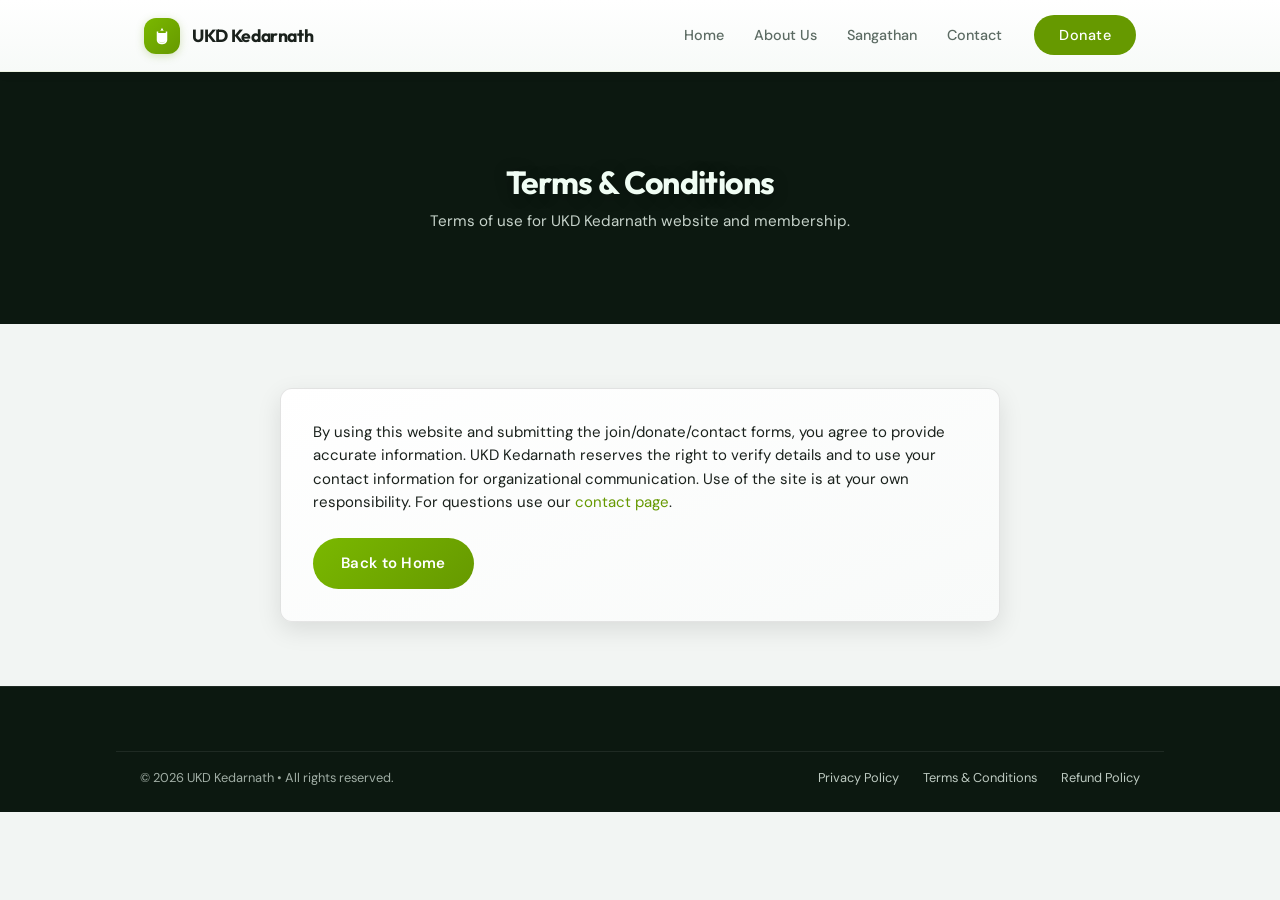
<file: terms.html>
<!DOCTYPE html>
<html lang="en">
<head>
  <meta charset="UTF-8">
  <meta name="viewport" content="width=device-width, initial-scale=1.0">
  <title>Terms & Conditions | UKD Kedarnath</title>
  <link rel="stylesheet" href="css/style.css">
</head>
<body>
  <svg xmlns="http://www.w3.org/2000/svg" style="position:absolute;width:0;height:0;overflow:hidden" aria-hidden="true">
    <symbol id="logo-u" viewBox="0 0 24 24" fill="currentColor" fill-rule="evenodd"><path d="M12 1l2.2 4.2L12 4.8 9.8 5.2 12 1z"/><path d="M5 6v11c0 4.2 3.5 6 7 6s7-1.8 7-6V6h-2v11c0 2.6-2 4-5 4s-5-1.4-5-4V6H5zm2 2h10v9c0 2.4-1.8 3.6-5 3.6S7 19.4 7 17V8z"/></symbol>
  </svg>
  <a href="#main-content" class="skip-link">Skip to main content</a>
  <header class="header" id="header">
    <div class="container">
      <a href="index.html" class="logo">
        <span class="logo-icon" aria-hidden="true"><svg class="icon" viewBox="0 0 24 24"><use href="#logo-u"/></svg></span>
        <span>UKD Kedarnath</span>
      </a>
      <nav class="nav-desktop" id="nav">
        <a href="index.html">Home</a>
        <a href="about.html">About Us</a>
        <a href="sangathan.html">Sangathan</a>
        <a href="contact.html">Contact</a>
        <a href="donate.html" class="btn btn-gold">Donate</a>
      </nav>
      <button class="nav-toggle" id="navToggle" aria-label="Menu">
        <span></span><span></span><span></span>
      </button>
    </div>
  </header>

  <main id="main-content" tabindex="-1">
    <section class="page-hero">
      <h1>Terms & Conditions</h1>
      <p>Terms of use for UKD Kedarnath website and membership.</p>
    </section>
    <section class="section">
      <div class="container">
        <div class="form-card" style="max-width: 720px;">
          <p>By using this website and submitting the join/donate/contact forms, you agree to provide accurate information. UKD Kedarnath reserves the right to verify details and to use your contact information for organizational communication. Use of the site is at your own responsibility. For questions use our <a href="contact.html">contact page</a>.</p>
          <p class="mt-3"><a href="index.html" class="btn btn-primary">Back to Home</a></p>
        </div>
      </div>
    </section>
  </main>

  <footer class="footer">
    <div class="footer-bottom">
      <p>© 2026 UKD Kedarnath • All rights reserved.</p>
      <div class="footer-links">
        <a href="privacy.html">Privacy Policy</a>
        <a href="terms.html">Terms & Conditions</a>
        <a href="refund.html">Refund Policy</a>
      </div>
    </div>
  </footer>

  <script src="js/main.js"></script>
</body>
</html>
</file>
<file: css/style.css>
/* ============================================
   UKD Kedarnath - Modern Design System
   ============================================ */
@import url('https://fonts.googleapis.com/css2?family=Outfit:wght@300;400;500;600;700;800&family=DM+Sans:ital,wght@0,400;0,500;0,600;0,700;1,400&family=Noto+Sans+Devanagari:wght@400;500;600;700&display=swap');

:root {
  /* ========== ADJUSTABLE – change these to customize the whole site ========== */

  /* Header: size on ALL pages (hero, form-page, page-hero, mobile nav) */
  --header-height: 72px;

  /* Spacing scale – margins & padding across the site */
  --space-xs: 8px;
  --space-sm: 16px;
  --space-md: 24px;
  --space-lg: 32px;
  --space-xl: 48px;
  --space-2xl: 64px;
  --space-3xl: 96px;
  /* Box gap – same gap between cards, grid items, form groups */
  --box-gap: 15px;

  /* Section container: 85% width on all pages */
  --container-width: 85%;
  --container-max: 1400px;
  --section-title-max: 560px;
  --section-content-max: 480px;
  --form-card-max: 560px;
  --contact-layout-max: 85%;
  --donate-container-max: 520px;
  --frame-photo-container-max: 85%;
  --frame-preview-max: 300px;
  --preview-area-max: 320px;
  --footer-brand-max: 260px;
  --page-hero-desc-max: 360px;
  --page-hero-min-height: 36vh;
  --page-hero-padding-y: var(--space-2xl);
  --contact-hero-desc-max: 420px;
  --input-custom-amount-max: 160px;
  /* About page – fully adjustable (change these to tune the whole page) */
  --about-hero-desc-size: 1rem;
  --about-section-padding-y: var(--space-2xl);
  --about-section-padding-x: 0;
  --about-layout-gap: var(--space-xl);
  --about-layout-max: var(--container-max);
  --about-intro-heading-size: var(--heading-section);
  --about-intro-text-max: 520px;
  --about-intro-text-size: var(--text-base);
  --about-intro-inner-margin: var(--space-xl);
  --about-cards-gap: var(--space-md);
  --about-cards-margin-top: var(--space-xl);
  --about-cards-margin-bottom: 0;
  --about-card-min-width: 260px;
  --about-card-padding: var(--space-xl);
  --about-card-radius: var(--radius-lg);
  --about-card-icon-size: 52px;
  --about-card-icon-bg: var(--color-accent-muted);
  --about-card-title-size: 1.15rem;
  --about-card-text-size: 0.9rem;
  --about-card-hover-lift: -6px;
  --about-focus-margin-top: var(--space-2xl);
  --about-focus-padding-top: var(--space-xl);
  --about-focus-border: 1px solid var(--color-border);
  --about-focus-title-size: 1.15rem;
  --about-focus-text-size: 0.95rem;
  --about-focus-list-gap: var(--space-sm);
  --about-focus-marker-size: 6px;
  --about-story-box-padding: var(--space-xl);
  --about-story-box-radius: var(--radius-lg);
  --about-story-box-border: 1px solid var(--color-border);
  --about-story-accent-width: 4px;
  --about-story-title-size: 1.15rem;
  --about-story-text-size: 0.9rem;
  --about-story-text-line: 1.65;
  --about-cta-bg: linear-gradient(180deg, var(--color-bg) 0%, rgba(102, 153, 0, 0.06) 100%);
  --about-cta-padding-y: var(--space-2xl);
  --about-cta-inner-max: 480px;
  --about-cta-gap: var(--space-md);
  --about-cta-title-size: clamp(1.35rem, 2.5vw, 1.75rem);
  --about-cta-text-size: 0.95rem;
  --about-cta-btn-margin-top: var(--space-md);
  --about-sidebar-width: 360px;
  --about-intro-bg: transparent;
  --about-content-max: 800px;
  --about-focus-section-bg: var(--color-surface);
  --about-hero-min-height: 42vh; /* about hero min-height (clamped 280px–420px) */
  --about-hero-padding-y: var(--space-3xl);

  /* Sangathan – District Units (adjustable) */
  --chart-district-block-margin: var(--space-2xl);
  --chart-district-block-padding: var(--space-xl);
  --chart-district-grid-gap: var(--space-sm);
  --chart-district-grid-max: 100%;
  --chart-district-unit-radius: var(--radius-lg);
  --chart-district-summary-padding: var(--space-md) var(--space-lg);
  --chart-district-summary-font: 1.05rem;
  --chart-district-en-font: 0.85rem;
  --chart-district-roles-padding: var(--space-md) var(--space-lg) var(--space-lg);
  --chart-district-row-padding: var(--space-sm) 0;
  --chart-district-role-font: 0.82rem;
  --chart-district-role-min-width: 140px;
  --chart-district-name-font: 0.92rem;
  /* District Units popup */
  --district-modal-backdrop: rgba(12, 24, 16, 0.65);
  --district-modal-dialog-max: 440px;
  --district-modal-radius: 16px;
  --district-modal-close-size: 40px;
  --district-modal-shadow: 0 24px 56px rgba(0, 0, 0, 0.18), 0 0 0 1px rgba(0, 0, 0, 0.04);
  --district-modal-accent: 4px;

  /* Logo & icons */
  --logo-size: 36px;
  --logo-icon-size: 18px;
  --icon-size: 24px;
  --icon-size-sm: 18px;
  --card-icon-size: 48px;
  --card-icon-inner: 24px;

  /* Typography – base sizes (headings use clamp where needed) */
  --text-base: 0.9375rem;
  --text-sm: 0.9rem;
  --text-xs: 0.85rem;
  --heading-hero: 2.25rem;
  --heading-page: 1.75rem;
  --heading-section: 1.65rem;
  --heading-card: 1.1rem;
  --heading-form: 1.25rem;

  /* Colors - Light theme (#669900 accent) */
  --color-bg: #f2f5f3;
  --color-surface: #ffffff;
  --color-surface-elevated: #ffffff;
  --color-border: rgba(0, 0, 0, 0.1);
  --color-text: #1a211c;
  --color-text-muted: #5c6b63;
  --color-accent: #669900;
  --color-accent-hover: #7ab800;
  --color-accent-strong: #4d7300;
  --color-accent-muted: rgba(102, 153, 0, 0.15);
  --color-gold: #ca8a04;
  --color-gold-hover: #eab308;
  --color-gold-muted: rgba(234, 179, 8, 0.2);
  --color-saffron: #d97706;
  --color-white: #ffffff;
  --color-hover-bg: rgba(0, 0, 0, 0.06);
  /* Hero section: dark attractive theme (home hero + all page-hero) */
  --hero-bg: #0c1810;
  --gradient-hero: linear-gradient(165deg, #0c1810 0%, #0f2318 25%, #122a1c 50%, #0f1f16 100%);
  --hero-overlay: linear-gradient(180deg, rgba(12, 24, 16, 0.92) 0%, rgba(12, 24, 16, 0.97) 100%);
  --hero-accent-glow: radial-gradient(ellipse 90% 60% at 50% -10%, rgba(102, 153, 0, 0.22) 0%, transparent 55%);

  --banner-overlay: linear-gradient(180deg, rgba(12, 24, 16, 0.85) 0%, rgba(12, 24, 16, 0.95) 100%);
  --gradient-card: linear-gradient(160deg, #ffffff 0%, #f8faf9 100%);
  --gradient-accent: linear-gradient(135deg, #7ab800 0%, #669900 100%);
  --shadow-sm: 0 2px 8px rgba(0, 0, 0, 0.08);
  --shadow-md: 0 8px 24px rgba(0, 0, 0, 0.1);
  --shadow-lg: 0 16px 48px rgba(0, 0, 0, 0.12);
  /* Same border radius for cards, buttons, inputs, boxes */
  --radius: 12px;
  --radius-sm: var(--radius);
  --radius-md: var(--radius);
  --radius-lg: var(--radius);
  --radius-xl: var(--radius);
  /* All buttons use the same radius (pill shape) */
  --btn-radius: 100px;
  /* Button size – vertical and horizontal padding */
  --btn-padding-y: 14px;
  --btn-padding-x: 28px;
  /* Header Donate button – larger, same on all pages */
  --header-donate-padding-y: 14px;
  --header-donate-padding-x: 28px;
  --header-donate-font-size: 1.0625rem;
  --font-heading: 'Outfit', sans-serif;
  --font-body: 'DM Sans', sans-serif;
  --transition: 0.3s cubic-bezier(0.33, 1, 0.68, 1);
  --ease-out: cubic-bezier(0.33, 1, 0.68, 1);
}

* {
  margin: 0;
  padding: 0;
  box-sizing: border-box;
}

html {
  scroll-behavior: smooth;
}

body {
  font-family: var(--font-body);
  font-size: var(--text-base);
  background: var(--color-bg);
  color: var(--color-text);
  line-height: 1.55;
  min-height: 100vh;
  overflow-x: hidden;
  -webkit-font-smoothing: antialiased;
}

/* Typography – smaller, cleaner */
h1, h2, h3, h4, h5, h6 {
  font-family: var(--font-heading);
  font-weight: 700;
  line-height: 1.25;
}

h1 { font-size: clamp(1.65rem, 4vw, 2.6rem); }
h2 { font-size: clamp(1.35rem, 2.5vw, 1.85rem); }
h3 { font-size: clamp(1.1rem, 1.8vw, 1.3rem); }

a {
  color: var(--color-accent);
  text-decoration: none;
  transition: color var(--transition);
}

a:hover {
  color: var(--color-accent-hover);
}

/* Layout – section container 85% width on all pages */
.container {
  width: var(--container-width);
  max-width: var(--container-max);
  margin: 0 auto;
  padding: 0 var(--space-xl);
}

@media (max-width: 768px) {
  .container {
    padding: 0 var(--space-md);
  }
}

.section {
  padding: var(--space-2xl) 0;
  margin: 0 auto;
}

@media (max-width: 768px) {
  .section {
    padding: var(--space-xl) 0;
  }
}

.section-title {
  text-align: center;
  margin-bottom: var(--space-lg);
  max-width: var(--section-title-max);
  margin-left: auto;
  margin-right: auto;
}

.section-title h2 {
  color: var(--color-text);
  margin-bottom: var(--space-xs);
  letter-spacing: -0.02em;
  font-size: clamp(1.25rem, 2.2vw, 1.65rem);
}

.section-title p {
  color: var(--color-text-muted);
  font-size: 0.9rem;
  line-height: 1.55;
  max-width: var(--section-content-max);
  margin: 0 auto;
}

/* ========== Header & Navigation (adjustable via --header-height) ========== */
.header {
  position: fixed;
  top: 0;
  left: 0;
  right: 0;
  z-index: 1000;
  min-height: var(--header-height);
  display: flex;
  align-items: center;
  padding: 0;
  background: linear-gradient(180deg, #ffffff 0%, #f7faf8 100%);
  backdrop-filter: blur(16px);
  -webkit-backdrop-filter: blur(16px);
  border-bottom: 1px solid rgba(102, 153, 0, 0.12);
  box-shadow: 0 2px 12px rgba(0, 0, 0, 0.04);
  transition: background var(--transition), box-shadow var(--transition), border-color var(--transition);
}

.header.scrolled {
  background: linear-gradient(180deg, #ffffff 0%, #f4f8f5 100%);
  box-shadow: 0 4px 24px rgba(0, 0, 0, 0.06), 0 2px 0 rgba(102, 153, 0, 0.15);
  border-bottom: 1px solid rgba(102, 153, 0, 0.1);
}

.header .container {
  display: flex;
  align-items: center;
  justify-content: space-between;
  gap: var(--space-md);
  width: var(--container-width);
  max-width: var(--container-max);
}

.logo {
  display: flex;
  align-items: center;
  gap: 12px;
  font-family: var(--font-heading);
  font-weight: 700;
  font-size: 1.1rem;
  letter-spacing: -0.02em;
  color: var(--color-text);
  flex-shrink: 0;
  padding: 4px 0;
}

.logo:hover {
  color: var(--color-accent-strong);
}

.logo-icon {
  width: var(--logo-size);
  height: var(--logo-size);
  min-width: var(--logo-size);
  min-height: var(--logo-size);
  background: var(--gradient-accent);
  border-radius: var(--radius-sm);
  display: flex;
  align-items: center;
  justify-content: center;
  font-weight: 700;
  color: var(--color-white);
  font-size: 1rem;
  box-shadow: 0 2px 8px rgba(102, 153, 0, 0.25);
}
.logo-icon .icon { width: var(--logo-icon-size); height: var(--logo-icon-size); fill: currentColor; }

/* Inline SVG icons */
.icon {
  display: inline-block;
  fill: currentColor;
  vertical-align: middle;
  flex-shrink: 0;
  width: var(--icon-size);
  height: var(--icon-size);
}
.icon--sm { width: var(--icon-size-sm); height: var(--icon-size-sm); }
.card-icon .icon { width: 28px; height: 28px; }
.nav-toggle .icon { width: var(--icon-size); height: var(--icon-size); color: inherit; }
.contact-note .icon { width: 18px; height: 18px; margin-right: 4px; vertical-align: -3px; }
.footer a .icon { width: 16px; height: 16px; margin-right: 4px; vertical-align: -2px; }
.btn .icon { width: 18px; height: 18px; margin-right: 6px; }
.btn .icon:last-child { margin-right: 0; margin-left: 6px; }
.btn .icon:only-child { margin: 0; }

.nav-desktop {
  display: flex;
  align-items: center;
  gap: 2px;
}

.nav-desktop a {
  color: var(--color-text-muted);
  padding: 10px 14px;
  border-radius: var(--radius-sm);
  font-weight: 500;
  font-size: 0.9rem;
  transition: color var(--transition), background var(--transition);
}

.nav-desktop a:hover {
  color: var(--color-text);
  background: var(--color-hover-bg);
}

.nav-desktop a.active {
  color: var(--color-accent-strong);
  font-weight: 600;
  border-bottom: 2px solid var(--color-accent);
  border-radius: 0;
  padding-bottom: 8px;
  margin-bottom: -2px;
}

/* Header Donate button – same on all pages, larger and more prominent */
.nav-desktop a.btn-gold,
.header .nav-desktop a.btn-gold {
  padding: 8px 25px;
  font-weight: 500;
  margin-left: var(--space-sm);
  min-height: 40px;
  display: inline-flex;
  align-items: center;
  justify-content: center;
  border-radius: 100px;
  background: #669900;
  border: 0;
  color: #ffffff;
  letter-spacing: 0.03em;
  }
.nav-desktop a.btn-gold:hover,
.header .nav-desktop a.btn-gold:hover {
  background: #669900;
  color: #ffffff;
  transform: translateY(-2px);
  
}

.nav-desktop .btn {
  padding: var(--header-donate-padding-y) var(--header-donate-padding-x);

  margin-left: var(--space-sm);
}

.btn {
  display: inline-flex;
  align-items: center;
  justify-content: center;
  gap: 8px;
  padding: var(--btn-padding-y) var(--btn-padding-x);
  font-family: var(--font-body);
  font-weight: 600;
  font-size: 0.9375rem;
  letter-spacing: 0.02em;
  border-radius: var(--btn-radius);
  border: none;
  cursor: pointer;
  transition: transform var(--transition), background var(--transition), color var(--transition), border-color var(--transition);
}

.btn:focus-visible {
  outline: 2px solid var(--color-accent);
  outline-offset: 2px;
}

.btn-primary {
  background: var(--gradient-accent);
  color: var(--color-white);
}

.btn-primary:hover {
  background: linear-gradient(135deg, #8fc926 0%, #7ab800 100%);
  color: var(--color-white);
  transform: translateY(-2px);
}

.btn-primary:active {
  transform: translateY(0);
}

.btn-outline {
  background: transparent;
  color: var(--color-accent);
  border: 2px solid var(--color-accent);
}

.btn-outline:hover {
  background: var(--color-accent-muted);
  color: var(--color-accent-hover);
  border-color: var(--color-accent-hover);
}

.btn-gold {
  background: linear-gradient(135deg, #eab308 0%, #ca8a04 50%, #a16207 100%);
  color: #1a1a0a;
  font-weight: 500;
  border-radius: 100px;
  border: 0;
  letter-spacing: 0.02em;
}

.btn-gold:hover {
  background: linear-gradient(135deg, #fbbf24 0%, #eab308 50%, #ca8a04 100%);
  color: #1a1a0a;
 
}

.btn-gold:active {
  transform: translateY(0);
  box-shadow: 0 2px 8px rgba(202, 138, 4, 0.3), inset 0 1px 0 rgba(255, 255, 255, 0.2);
}

/* Mobile menu */
.nav-toggle {
  display: none;
  flex-direction: column;
  gap: 6px;
  background: none;
  border: none;
  cursor: pointer;
  padding: 8px;
}

.nav-toggle span {
  width: 24px;
  height: 2px;
  background: var(--color-text);
  border-radius: 2px;
  transition: var(--transition);
}

.nav-toggle.active span:nth-child(1) {
  transform: rotate(45deg) translate(5px, 5px);
}

.nav-toggle.active span:nth-child(2) {
  opacity: 0;
}

.nav-toggle.active span:nth-child(3) {
  transform: rotate(-45deg) translate(5px, -5px);
}

@media (max-width: 768px) {
  .nav-desktop {
    position: fixed;
    top: 0;
    right: -100%;
    width: min(320px, 85vw);
    height: 100vh;
    background: var(--color-surface);
    flex-direction: column;
    align-items: stretch;
    padding: calc(var(--header-height) + 16px) 20px 24px;
    box-shadow: -8px 0 32px rgba(0, 0, 0, 0.15);
    transition: right var(--transition);
  }

  .nav-desktop.open {
    right: 0;
  }

  .nav-desktop a {
    padding: var(--space-sm) var(--space-sm);
    border-radius: var(--radius-sm);
  }

  .nav-desktop a.btn-gold {
    margin-left: 0;
    margin-top: var(--space-sm);
    justify-content: center;
  }

  .nav-toggle {
    display: flex;
  }

  /* Slightly compact header on mobile */
  :root {
    --header-height: 64px;
  }
}

/* ========== Hero (banner section) – home ========== */
.hero {
  min-height: 100vh;
  display: flex;
  align-items: center;
  justify-content: center;
  position: relative;
  padding: calc(var(--header-height) + var(--space-2xl)) var(--space-xl) var(--space-3xl);
  background-color: var(--hero-bg);
  background-image: var(--banner-overlay), var(--banner-bg), var(--gradient-hero);
  background-size: cover;
  background-position: center;
  background-repeat: no-repeat;
  overflow: hidden;
}

@media (max-width: 768px) {
  .hero {
    padding: calc(var(--header-height) + var(--space-xl)) var(--space-md) var(--space-2xl);
  }
}

.hero::before {
  content: '';
  position: absolute;
  top: 0;
  left: 0;
  right: 0;
  bottom: 0;
  background: var(--hero-accent-glow);
  pointer-events: none;
  z-index: 0;
}

.hero-content {
  text-align: center;
  position: relative;
  z-index: 1;
}

.hero-badge {
  display: inline-flex;
  align-items: center;
  gap: var(--space-xs);
  padding: 8px var(--space-md);
  background: rgba(102, 153, 0, 0.18);
  border: 1px solid rgba(102, 153, 0, 0.4);
  border-radius: 100px;
  font-size: 0.85rem;
  font-weight: 500;
  color: #b8e066;
  margin-bottom: var(--space-sm);
  animation: fadeInUp 0.5s var(--ease-out) both;
}

.hero h1 {
  color: #f0fdf4;
  margin-bottom: var(--space-sm);
  letter-spacing: -0.02em;
  text-shadow: 0 2px 20px rgba(0, 0, 0, 0.3);
  animation: fadeInUp 0.5s var(--ease-out) 0.08s both;
}

.hero h1 span {
  background: linear-gradient(135deg, #b8e066 0%, #9fcc33 50%, #7ab800 100%);
  -webkit-background-clip: text;
  -webkit-text-fill-color: transparent;
  background-clip: text;
}

.hero p {
  font-size: 1.05rem;
  color: rgba(240, 253, 244, 0.82);
  max-width: var(--section-content-max);
  margin: 0 auto var(--space-md);
  line-height: 1.6;
  animation: fadeInUp 0.5s var(--ease-out) 0.15s both;
}

.hero-buttons {
  display: flex;
  flex-wrap: wrap;
  gap: var(--space-sm);
  justify-content: center;
  animation: fadeInUp 0.5s var(--ease-out) 0.2s both;
}

.hero-buttons .btn-primary {
  background: linear-gradient(135deg, #7ab800 0%, #669900 100%);
  color: #fff;
  border: none;
  box-shadow: 0 4px 20px rgba(102, 153, 0, 0.35);
}

.hero-buttons .btn-primary:hover {
  background: linear-gradient(135deg, #9fcc33 0%, #7ab800 100%);
  box-shadow: 0 6px 24px rgba(102, 153, 0, 0.45);
}

.hero-buttons .btn-outline {
  background: transparent;
  color: #e2e8f0;
  border: 1px solid rgba(226, 232, 240, 0.5);
}

.hero-buttons .btn-outline:hover {
  background: rgba(255, 255, 255, 0.1);
  color: #fff;
  border-color: rgba(255, 255, 255, 0.6);
}

@keyframes fadeInUp {
  from {
    opacity: 0;
    transform: translateY(14px);
  }
  to {
    opacity: 1;
    transform: translateY(0);
  }
}

/* ========== Cards ========== */
.card-grid {
  display: grid;
  grid-template-columns: repeat(auto-fill, minmax(280px, 1fr));
  gap: var(--box-gap);
}

@media (min-width: 900px) {
  .card-grid {
    gap: var(--box-gap);
  }
}

.card {
  background: var(--gradient-card);
  border: 1px solid var(--color-border);
  border-radius: var(--radius-lg);
  padding: var(--space-md);
  transition: transform var(--transition), box-shadow var(--transition), border-color var(--transition);
}

.card:hover {
  transform: translateY(-3px);
  box-shadow: var(--shadow-md);
  border-color: rgba(102, 153, 0, 0.18);
}

.card-icon {
  width: var(--card-icon-size);
  height: var(--card-icon-size);
  background: var(--color-accent-muted);
  border-radius: var(--radius-sm);
  display: flex;
  align-items: center;
  justify-content: center;
  margin-bottom: var(--space-sm);
  color: var(--color-accent-hover);
}
.card-icon .icon { width: var(--card-icon-inner); height: var(--card-icon-inner); }

.card h3 {
  color: var(--color-text);
  margin-bottom: var(--space-xs);
  letter-spacing: -0.01em;
  font-size: 1.1rem;
}

.card p {
  color: var(--color-text-muted);
  font-size: 0.875rem;
  line-height: 1.55;
}

/* ========== Get Started section (home) ========== */
.get-started-section {
  background: var(--color-surface);
  padding: var(--space-2xl) 0;
}

.get-started-header {
  text-align: center;
  margin-bottom: var(--space-xl);
  max-width: 520px;
  margin-left: auto;
  margin-right: auto;
}

.get-started-title {
  font-size: clamp(1.35rem, 2.5vw, 1.75rem);
  color: var(--color-text);
  letter-spacing: -0.02em;
  margin-bottom: var(--space-sm);
}

.get-started-desc {
  font-size: 0.95rem;
  color: var(--color-text-muted);
  line-height: 1.55;
  margin: 0;
}

.get-started-grid {
  display: grid;
  grid-template-columns: repeat(auto-fit, minmax(280px, 1fr));
  gap: var(--space-lg);
  align-items: stretch;
}

.get-started-card {
  display: flex;
  flex-direction: column;
  background: var(--gradient-card);
  border: 1px solid var(--color-border);
  border-radius: var(--radius-lg);
  padding: var(--space-lg);
  text-decoration: none;
  color: inherit;
  transition: transform var(--transition), box-shadow var(--transition), border-color var(--transition);
}

.get-started-card:hover {
  transform: translateY(-4px);
  box-shadow: var(--shadow-md);
  border-color: rgba(102, 153, 0, 0.25);
  color: inherit;
}

.get-started-card-icon {
  width: 52px;
  height: 52px;
  border-radius: var(--radius-sm);
  background: var(--color-accent-muted);
  color: var(--color-accent-hover);
  display: flex;
  align-items: center;
  justify-content: center;
  margin-bottom: var(--space-md);
}

.get-started-card-icon .icon {
  width: 28px;
  height: 28px;
}

.get-started-card h3 {
  font-size: 1.15rem;
  color: var(--color-text);
  margin-bottom: var(--space-xs);
  letter-spacing: -0.01em;
}

.get-started-card p {
  font-size: 0.9rem;
  color: var(--color-text-muted);
  line-height: 1.55;
  margin-bottom: var(--space-md);
  flex-grow: 1;
}

.get-started-card-cta {
  font-size: 0.9rem;
  font-weight: 600;
  color: var(--color-accent);
  display: inline-flex;
  align-items: center;
  gap: 4px;
  transition: color var(--transition), gap var(--transition);
}

.get-started-card:hover .get-started-card-cta {
  color: var(--color-accent-hover);
  gap: 8px;
}

@media (max-width: 768px) {
  .get-started-section {
    padding: var(--space-xl) 0;
  }
  .get-started-grid {
    gap: var(--space-md);
  }
}

/* ========== About page – design, flow, all sections adjustable via variables ========== */
.about-page .page-hero p {
  font-size: var(--about-hero-desc-size);
  max-width: var(--page-hero-desc-max);
  margin-left: auto;
  margin-right: auto;
}

/* About hero – taller section, centered content, improved typography */
.about-page .about-hero {
  min-height: clamp(280px, var(--about-hero-min-height), 420px);
  display: flex;
  flex-direction: column;
  align-items: center;
  justify-content: center;
  padding-top: calc(var(--header-height) + var(--about-hero-padding-y));
  padding-bottom: var(--about-hero-padding-y);
  padding-left: var(--space-xl);
  padding-right: var(--space-xl);
}

.about-page .about-hero .about-hero-badge {
  margin-bottom: var(--space-md);
}
.about-page .about-hero h1 {
  font-size: clamp(1.75rem, 4vw, 2.5rem);
  margin-bottom: var(--space-md);
}
.about-page .about-hero .about-hero-desc {
  font-size: 1.05rem;
  max-width: 420px;
  margin-bottom: var(--space-sm) !important;
}
.about-page .about-hero .about-hero-tagline {
  margin-top: var(--space-xs) !important;
}

.about-hero-badge {
  display: inline-block;
  font-size: 0.9rem;
  font-weight: 500;
  color: rgba(255, 255, 255, 0.95);
  background: rgba(102, 153, 0, 0.28);
  border: 1px solid rgba(102, 153, 0, 0.5);
  padding: 8px var(--space-lg);
  border-radius: 100px;
  letter-spacing: 0.02em;
}
.about-hero-desc {
  margin-bottom: var(--space-xs) !important;
}
.about-hero-tagline {
  font-size: 0.95rem !important;
  color: rgba(255, 255, 255, 0.8) !important;
  margin: 0 auto !important;
  max-width: 380px;
}

@media (max-width: 768px) {
  .about-page .about-hero {
    min-height: clamp(260px, 38vh, 320px);
    padding-top: calc(var(--header-height) + var(--space-2xl));
    padding-bottom: var(--space-2xl);
    padding-left: var(--space-md);
    padding-right: var(--space-md);
  }
  .about-page .about-hero h1 {
    font-size: clamp(1.5rem, 5vw, 2rem);
  }
}

/* About page – section container (narrower, readable content width) */
.about-page .container--about {
  max-width: var(--about-content-max);
  margin-left: auto;
  margin-right: auto;
  padding-left: var(--space-xl);
  padding-right: var(--space-xl);
}

@media (max-width: 768px) {
  .about-page .container--about {
    padding-left: var(--space-md);
    padding-right: var(--space-md);
  }
}

.about-page .about-intro {
  padding: var(--about-section-padding-y) var(--about-section-padding-x);
  background: var(--about-intro-bg);
}

.about-content {
  width: 100%;
  max-width: var(--about-content-max);
  margin: 0 auto;
}

.about-page .about-intro-inner {
  margin-bottom: var(--about-intro-inner-margin);
}

.about-intro-heading {
  font-size: var(--about-intro-heading-size);
  color: var(--color-text);
  margin-bottom: var(--space-sm);
  letter-spacing: -0.02em;
}

.about-page .about-intro-text {
  max-width: var(--about-intro-text-max);
  font-size: var(--about-intro-text-size);
  line-height: 1.65;
  color: var(--color-text-muted);
  margin: 0;
}
.about-page .about-intro-text strong {
  color: var(--color-text);
}

/* Mission/Vision cards */
.about-page .about-cards {
  display: grid;
  grid-template-columns: repeat(auto-fit, minmax(var(--about-card-min-width), 1fr));
  gap: var(--about-cards-gap);
  margin-top: var(--about-cards-margin-top);
  margin-bottom: 0;
}

.about-page .about-card {
  background: var(--color-surface);
  border: 1px solid var(--color-border);
  border-radius: var(--about-card-radius);
  padding: var(--about-card-padding);
  text-align: center;
  box-shadow: var(--shadow-sm);
  transition: transform var(--transition), box-shadow var(--transition), border-color var(--transition);
}

.about-page .about-card:hover {
  transform: translateY(var(--about-card-hover-lift));
  box-shadow: var(--shadow-md);
  border-color: rgba(102, 153, 0, 0.2);
}

.about-page .about-card-icon {
  display: inline-flex;
  align-items: center;
  justify-content: center;
  width: var(--about-card-icon-size);
  height: var(--about-card-icon-size);
  background: var(--about-card-icon-bg);
  color: var(--color-accent);
  border-radius: var(--radius);
  margin-bottom: var(--space-md);
}

.about-page .about-card-icon .icon {
  width: calc(var(--about-card-icon-size) * 0.5);
  height: calc(var(--about-card-icon-size) * 0.5);
}

.about-page .about-card h3 {
  color: var(--color-text);
  font-size: var(--about-card-title-size);
  margin-bottom: var(--space-xs);
  letter-spacing: -0.01em;
}

.about-page .about-card p {
  color: var(--color-text-muted);
  font-size: var(--about-card-text-size);
  line-height: 1.55;
  margin: 0;
}

/* What We Do – dedicated section with background */
.about-focus-section {
  background: var(--about-focus-section-bg);
  padding: var(--space-2xl) 0;
  border-top: 1px solid var(--color-border);
}

.about-content--focus {
  max-width: var(--about-content-max);
}

.about-page .about-focus-heading {
  color: var(--color-text);
  font-size: clamp(1.15rem, 2vw, 1.4rem);
  margin-bottom: var(--space-lg);
  letter-spacing: -0.02em;
  font-weight: 700;
}

.about-page .about-focus-list {
  list-style: none;
  color: var(--color-text-muted);
  font-size: var(--about-focus-text-size);
  line-height: 1.7;
  margin: 0;
  padding: 0;
}

.about-page .about-focus-list li {
  margin-bottom: var(--space-md);
  padding-left: var(--space-lg);
  position: relative;
}

.about-page .about-focus-list li:last-child {
  margin-bottom: 0;
}

.about-page .about-focus-list li::before {
  content: '';
  position: absolute;
  left: 0;
  top: 0.5em;
  width: 8px;
  height: 8px;
  background: var(--color-accent);
  border-radius: 50%;
}

.about-page .about-focus-list strong {
  color: var(--color-text);
}

/* CTA – smooth close to page */
.about-page .about-cta {
  background: var(--about-cta-bg);
  padding: var(--about-cta-padding-y) var(--about-section-padding-x);
  border-top: 1px solid var(--color-border);
}

.about-page .about-cta-inner {
  text-align: center;
  max-width: var(--about-cta-inner-max);
  margin: 0 auto;
  display: flex;
  flex-direction: column;
  align-items: center;
  gap: var(--about-cta-gap);
}

.about-page .about-cta-title {
  color: var(--color-text);
  font-size: var(--about-cta-title-size);
  margin: 0;
  letter-spacing: -0.02em;
}

.about-page .about-cta-text {
  color: var(--color-text-muted);
  font-size: var(--about-cta-text-size);
  line-height: 1.55;
  margin: 0;
}

.about-cta-buttons {
  display: flex;
  flex-wrap: wrap;
  gap: var(--space-sm);
  justify-content: center;
  margin-top: var(--about-cta-btn-margin-top);
}
.about-page .about-cta-inner .btn {
  flex-shrink: 0;
}


@media (max-width: 600px) {
  .about-page .about-cards {
    grid-template-columns: 1fr;
  }
}

/* ========== Sangathan page ========== */
.sangathan-section {
  padding: var(--space-xl) 0;
}

.sangathan-section .container {
  text-align: center;
}

.sangathan-section.sangathan-districts {
  background: var(--color-surface);
}

/* Organization structure cards */
.sangathan-structure-grid {
  display: grid;
  grid-template-columns: repeat(auto-fill, minmax(260px, 1fr));
  gap: var(--box-gap);
  max-width: 900px;
  margin-left: auto;
  margin-right: auto;
}

.sangathan-structure-card {
  background: var(--gradient-card);
  border: 1px solid var(--color-border);
  border-radius: var(--radius-lg);
  padding: var(--space-lg);
  text-align: center;
  transition: transform var(--transition), box-shadow var(--transition), border-color var(--transition);
}

.sangathan-structure-card:hover {
  transform: translateY(-4px);
  box-shadow: var(--shadow-md);
  border-color: rgba(102, 153, 0, 0.2);
}

.sangathan-structure-icon {
  display: inline-flex;
  align-items: center;
  justify-content: center;
  width: 56px;
  height: 56px;
  background: var(--color-accent-muted);
  color: var(--color-accent-hover);
  border-radius: var(--radius);
  margin-bottom: var(--space-sm);
}

.sangathan-structure-icon .icon {
  width: 28px;
  height: 28px;
}

.sangathan-structure-card h3 {
  color: var(--color-text);
  font-size: 1.15rem;
  margin-bottom: var(--space-xs);
}

.sangathan-structure-card p {
  color: var(--color-text-muted);
  font-size: 0.9rem;
  line-height: 1.5;
  margin: 0;
}

/* District grid */
.sangathan-district-grid {
  display: grid;
  grid-template-columns: repeat(auto-fill, minmax(160px, 1fr));
  gap: var(--box-gap);
  margin-left: auto;
  margin-right: auto;
  justify-items: center;
}

.sangathan-district-card {
  background: var(--gradient-card);
  border: 1px solid var(--color-border);
  border-radius: var(--radius);
  padding: var(--space-md) var(--space-sm);
  text-align: center;
  display: flex;
  flex-direction: column;
  align-items: center;
  gap: 2px;
  transition: transform var(--transition), box-shadow var(--transition), border-color var(--transition);
  width: 100%;
  max-width: 180px;
}

.sangathan-district-card:hover {
  transform: translateY(-2px);
  box-shadow: var(--shadow-md);
  border-color: rgba(102, 153, 0, 0.15);
}

.sangathan-district-name {
  font-family: 'Noto Sans Devanagari', sans-serif;
  font-weight: 600;
  color: var(--color-text);
  font-size: 1rem;
}

.sangathan-district-en {
  font-size: 0.8rem;
  color: var(--color-text-muted);
}

/* Sangathan chart – प्रदेश कार्यकारिणी & जिला संगठन */
.sangathan-chart {
  background: var(--color-surface);
}

.sangathan-chart .container {
  width: var(--container-width);
  max-width: var(--container-max);
  margin-left: auto;
  margin-right: auto;
  text-align: left;
}

.sangathan-chart-sub {
  font-size: 0.9rem;
  color: var(--color-text-muted);
  margin-top: var(--space-xs);
}

.chart-block {
  margin-bottom: var(--space-2xl);
}

.chart-block:last-child {
  margin-bottom: 0;
}

.chart-block-title {
  font-family: 'Noto Sans Devanagari', var(--font-heading);
  font-size: 1.35rem;
  color: var(--color-text);
  margin-bottom: var(--space-lg);
  padding-bottom: var(--space-sm);
  border-bottom: 2px solid var(--color-accent);
  display: flex;
  flex-wrap: wrap;
  align-items: baseline;
  gap: 0.35em;
}

.chart-block-en {
  font-family: var(--font-body);
  font-size: 0.85rem;
  font-weight: 500;
  color: var(--color-text-muted);
}

.chart-state-grid {
  display: grid;
  grid-template-columns: repeat(auto-fill, minmax(220px, 1fr));
  gap: var(--space-md);
}

.chart-card {
  background: var(--gradient-card);
  border: 1px solid var(--color-border);
  border-radius: var(--radius-lg);
  padding: var(--space-md);
  display: flex;
  flex-direction: column;
  align-items: center;
  gap: var(--space-sm);
  transition: box-shadow var(--transition), border-color var(--transition);
}

.chart-card:hover {
  box-shadow: var(--shadow-md);
  border-color: rgba(102, 153, 0, 0.25);
}

.chart-card-avatar {
  width: 72px;
  height: 72px;
  border-radius: 50%;
  overflow: hidden;
  flex-shrink: 0;
  background: var(--color-accent-muted);
}

.chart-card-avatar img {
  width: 100%;
  height: 100%;
  object-fit: cover;
}

.chart-card-avatar--initial {
  display: flex;
  align-items: center;
  justify-content: center;
}

.chart-card-initial {
  font-family: var(--font-heading);
  font-size: 1.75rem;
  font-weight: 700;
  color: var(--color-accent-strong);
  line-height: 1;
}

.chart-card .chart-role {
  font-family: 'Noto Sans Devanagari', var(--font-body);
  font-size: 0.8rem;
  color: var(--color-accent-strong);
  font-weight: 600;
  text-align: center;
}

.chart-card .chart-name {
  font-size: 0.95rem;
  color: var(--color-text);
  font-weight: 600;
  text-align: center;
}

.chart-block--districts {
  margin-top: var(--chart-district-block-margin);
  padding-top: var(--chart-district-block-padding);
  border-top: 1px solid var(--color-border);
}

.chart-district-grid {
  display: grid;
  grid-template-columns: 1fr;
  gap: var(--chart-district-grid-gap);
  max-width: var(--chart-district-grid-max);
  width: 100%;
  margin: 0 auto;
}

@media (min-width: 640px) {
  .chart-district-grid {
    grid-template-columns: repeat(3, 1fr);
  }
}

.chart-district-unit {
  background: var(--gradient-card);
  border: 1px solid var(--color-border);
  border-radius: var(--chart-district-unit-radius);
  overflow: hidden;
  transition: border-color var(--transition), box-shadow var(--transition);
}

.chart-district-unit:hover {
  border-color: rgba(102, 153, 0, 0.15);
}

.chart-district-trigger {
  width: 100%;
  font-family: 'Noto Sans Devanagari', var(--font-heading);
  font-size: var(--chart-district-summary-font);
  font-weight: 600;
  color: var(--color-text);
  padding: var(--chart-district-summary-padding);
  cursor: pointer;
  display: flex;
  flex-wrap: wrap;
  align-items: center;
  gap: 0.5em;
  border: none;
  background: none;
  text-align: left;
  transition: color var(--transition);
}

.chart-district-trigger:hover {
  color: var(--color-accent);
}

.chart-district-unit .chart-district-name {
  flex: 1;
  min-width: 0;
}

.chart-district-unit .chart-district-en {
  font-family: var(--font-body);
  font-size: var(--chart-district-en-font);
  font-weight: 500;
  color: var(--color-text-muted);
}

.chart-district-arrow {
  flex-shrink: 0;
  color: var(--color-accent);
  font-size: 1.1rem;
  transition: transform var(--transition);
}

.chart-district-trigger:hover .chart-district-arrow {
  transform: translateX(4px);
}

.chart-district-roles {
  padding: var(--chart-district-roles-padding);
  background: rgba(0, 0, 0, 0.02);
  border-top: 1px solid var(--color-border);
}

.chart-row {
  display: flex;
  flex-wrap: wrap;
  align-items: center;
  gap: 0.75em;
  padding: var(--chart-district-row-padding);
  border-bottom: 1px solid var(--color-border);
  font-size: var(--chart-district-name-font);
}

.chart-row:last-child {
  border-bottom: none;
}

.chart-row::before {
  content: '';
  width: 4px;
  height: 4px;
  border-radius: 50%;
  background: var(--color-accent);
  flex-shrink: 0;
}

.chart-role-sm {
  font-family: 'Noto Sans Devanagari', var(--font-body);
  color: var(--color-text-muted);
  font-size: var(--chart-district-role-font);
  min-width: var(--chart-district-role-min-width);
}

.chart-row .chart-name {
  color: var(--color-text);
  font-weight: 600;
  font-size: var(--chart-district-name-font);
}

/* Youth Members & Leaders (from join form) */
.sangathan-youth-block {
  margin-top: var(--space-2xl);
  padding-top: var(--space-xl);
  border-top: 1px solid var(--color-border);
}

.sangathan-youth-block .chart-block-title {
  margin-bottom: var(--space-xs);
}

.sangathan-youth-desc {
  color: var(--color-text-muted);
  font-size: 0.95rem;
  margin-bottom: var(--space-md);
}

.sangathan-youth-tabs {
  display: flex;
  gap: var(--space-xs);
  margin-bottom: var(--space-md);
  flex-wrap: wrap;
}

.sangathan-youth-tab {
  padding: var(--space-xs) var(--space-sm);
  border: 1px solid var(--color-border);
  background: var(--color-bg);
  color: var(--color-text);
  border-radius: var(--radius-sm);
  font-size: 0.875rem;
  font-weight: 500;
  cursor: pointer;
  transition: background 0.2s, border-color 0.2s;
}

.sangathan-youth-tab:hover {
  background: var(--color-bg-hover);
  border-color: var(--color-accent);
}

.sangathan-youth-tab.active {
  background: var(--color-accent);
  border-color: var(--color-accent);
  color: #fff;
}

.sangathan-members-grid {
  display: grid;
  grid-template-columns: repeat(auto-fill, minmax(160px, 1fr));
  gap: var(--space-md);
}

.sangathan-member-card {
  display: flex;
  flex-direction: column;
  align-items: center;
  text-align: center;
  padding: var(--space-md);
  background: var(--gradient-card);
  border: 1px solid var(--color-border);
  border-radius: var(--radius-md);
  box-shadow: var(--shadow-sm);
}

.sangathan-member-card .chart-card-avatar {
  margin-bottom: var(--space-xs);
}

.sangathan-member-name {
  font-weight: 600;
  color: var(--color-text);
  font-size: 0.95rem;
  margin-bottom: var(--space-xxs);
}

.sangathan-member-role {
  display: inline-block;
  font-size: 0.75rem;
  padding: 2px 8px;
  border-radius: 999px;
  background: var(--color-accent-muted);
  color: var(--color-accent);
  margin-bottom: var(--space-xxs);
}

.sangathan-member-card[data-role="leader"] .sangathan-member-role {
  background: rgba(102, 153, 0, 0.2);
  color: var(--color-accent);
}

.sangathan-member-district {
  font-size: 0.8rem;
  color: var(--color-text-muted);
}

.sangathan-members-empty {
  text-align: center;
  padding: var(--space-xl);
  background: var(--color-bg-muted);
  border-radius: var(--radius-md);
  border: 1px dashed var(--color-border);
}

.sangathan-members-empty p {
  color: var(--color-text-muted);
  margin-bottom: var(--space-md);
}

.sangathan-chart-cta {
  text-align: center;
  margin-top: var(--space-2xl);
  padding-top: var(--space-xl);
  border-top: 1px solid var(--color-border);
}

.sangathan-chart-cta p {
  color: var(--color-text-muted);
  font-size: 0.95rem;
  margin-bottom: var(--space-sm);
}

/* District Units popup – improved design */
.district-modal {
  position: fixed;
  inset: 0;
  z-index: 1000;
  display: flex;
  align-items: center;
  justify-content: center;
  padding: var(--space-lg);
  visibility: hidden;
  opacity: 0;
  transition: visibility 0.25s ease, opacity 0.25s ease;
}

.district-modal--open {
  visibility: visible;
  opacity: 1;
}

.district-modal-backdrop {
  position: absolute;
  inset: 0;
  background: var(--district-modal-backdrop);
  backdrop-filter: blur(8px);
  -webkit-backdrop-filter: blur(8px);
  transition: opacity 0.25s ease;
}

.district-modal-dialog {
  position: relative;
  width: 100%;
  max-width: var(--district-modal-dialog-max);
  max-height: 88vh;
  overflow: hidden;
  display: flex;
  flex-direction: column;
  background: var(--color-surface);
  border: 1px solid var(--color-border);
  border-radius: var(--district-modal-radius);
  box-shadow: var(--district-modal-shadow);
  border-top: var(--district-modal-accent) solid var(--color-accent);
  transform: scale(0.96) translateY(12px);
  transition: transform 0.3s cubic-bezier(0.34, 1.56, 0.64, 1);
}

.district-modal--open .district-modal-dialog {
  transform: scale(1) translateY(0);
}

.district-modal-close {
  position: absolute;
  top: var(--space-md);
  right: var(--space-md);
  width: var(--district-modal-close-size);
  height: var(--district-modal-close-size);
  display: flex;
  align-items: center;
  justify-content: center;
  border: none;
  border-radius: 50%;
  background: var(--color-bg);
  color: var(--color-text-muted);
  font-size: 1.4rem;
  line-height: 1;
  font-weight: 400;
  cursor: pointer;
  transition: background var(--transition), color var(--transition), transform var(--transition);
  z-index: 2;
}

.district-modal-close:hover {
  background: var(--color-hover-bg);
  color: var(--color-text);
}

.district-modal-close:focus-visible {
  outline: 2px solid var(--color-accent);
  outline-offset: 2px;
}

.district-modal-header {
  padding: var(--space-xl) var(--space-xl) var(--space-md);
  padding-right: calc(var(--district-modal-close-size) + var(--space-md) * 2);
  border-bottom: 1px solid var(--color-border);
  background: linear-gradient(180deg, rgba(102, 153, 0, 0.04) 0%, transparent 100%);
  flex-shrink: 0;
}

.district-modal-title {
  font-family: 'Noto Sans Devanagari', var(--font-heading);
  font-size: 1.4rem;
  font-weight: 700;
  color: var(--color-text);
  margin: 0 0 4px 0;
  line-height: 1.3;
  letter-spacing: -0.01em;
}

.district-modal-subtitle {
  font-size: 0.9rem;
  font-weight: 500;
  color: var(--color-text-muted);
  margin: 0;
}

.district-modal-body {
  padding: var(--chart-district-roles-padding);
  overflow-y: auto;
  flex: 1;
  min-height: 0;
}

.district-modal-body .chart-row {
  padding: var(--chart-district-row-padding);
  border-bottom: 1px solid var(--color-border);
}

.district-modal-body .chart-row:last-child {
  border-bottom: none;
}

@media (max-width: 480px) {
  .district-modal {
    padding: var(--space-md);
  }
  .district-modal-dialog {
    max-height: 90vh;
  }
}

@media (max-width: 600px) {
  .chart-state-grid {
    grid-template-columns: 1fr;
  }

  .chart-district-roles {
    padding-left: var(--space-md);
  }

  .chart-role-sm {
    min-width: 100%;
  }
}

/* Team members section (kept for reuse elsewhere if needed) */
.sangathan-team {
  background: linear-gradient(180deg, var(--color-bg) 0%, var(--color-surface) 100%);
}

.sangathan-team-grid {
  display: grid;
  grid-template-columns: repeat(auto-fill, minmax(240px, 1fr));
  gap: var(--box-gap);
  margin-left: auto;
  margin-right: auto;
  margin-bottom: var(--space-xl);
  justify-items: center;
}

.sangathan-team-card {
  background: var(--gradient-card);
  border: 1px solid var(--color-border);
  border-radius: var(--radius-lg);
  padding: var(--space-lg);
  text-align: center;
  transition: transform var(--transition), box-shadow var(--transition), border-color var(--transition);
  width: 100%;
  max-width: 280px;
}

.sangathan-team-card:hover {
  transform: translateY(-4px);
  box-shadow: var(--shadow-md);
  border-color: rgba(102, 153, 0, 0.2);
}

.sangathan-team-avatar {
  width: 72px;
  height: 72px;
  margin: 0 auto var(--space-md);
  background: var(--color-accent-muted);
  color: var(--color-accent-hover);
  border-radius: 50%;
  display: flex;
  align-items: center;
  justify-content: center;
}

.sangathan-team-avatar .icon {
  width: 36px;
  height: 36px;
}

.sangathan-team-name {
  color: var(--color-text);
  font-size: 1.1rem;
  font-weight: 600;
  margin-bottom: var(--space-xs);
}

.sangathan-team-role {
  color: var(--color-accent-strong);
  font-size: 0.85rem;
  font-weight: 500;
  margin-bottom: 2px;
}

.sangathan-team-area {
  color: var(--color-text-muted);
  font-size: 0.8rem;
  margin: 0;
}

.sangathan-team-cta {
  text-align: center;
  padding-top: var(--space-md);
  border-top: 1px solid var(--color-border);
}

.sangathan-team-cta p {
  color: var(--color-text-muted);
  font-size: 0.9rem;
  margin-bottom: var(--space-sm);
}

@media (max-width: 600px) {
  .sangathan-structure-grid {
    grid-template-columns: 1fr;
  }

  .sangathan-district-grid {
    grid-template-columns: repeat(2, 1fr);
    gap: var(--space-sm);
  }

  .sangathan-team-grid {
    grid-template-columns: 1fr;
  }
}

/* ========== Forms ========== */
.form-page {
  padding: calc(var(--header-height) + var(--space-lg)) var(--space-md) var(--space-2xl);
  min-height: 100vh;
}

@media (max-width: 768px) {
  .form-page {
    padding: calc(var(--header-height) + var(--space-md)) var(--space-md) var(--space-xl);
  }
}

.form-card {
  max-width: var(--form-card-max);
  margin: 0 auto;
  background: var(--gradient-card);
  border: 1px solid var(--color-border);
  border-radius: var(--radius-lg);
  padding: var(--space-lg);
  box-shadow: var(--shadow-md);
}

@media (max-width: 768px) {
  .form-card {
    padding: var(--space-md);
  }
}

.form-card--wide {
  max-width: 720px;
}

@media (min-width: 900px) {
  .form-card--wide {
    max-width: 800px;
  }
}

.form-group {
  margin-bottom: var(--space-md);
}

.form-group label {
  display: block;
  font-weight: 600;
  color: var(--color-text);
  margin-bottom: var(--space-xs);
  font-size: 0.875rem;
}

.form-group label .required {
  color: #ef4444;
}

/* Form validation states */
.form-group.has-error input,
.form-group.has-error select,
.form-group.has-error textarea {
  border-color: #ef4444;
  box-shadow: 0 0 0 2px rgba(239, 68, 68, 0.2);
}

.form-group .form-error {
  display: block;
  font-size: 0.85rem;
  color: #f87171;
  margin-top: var(--space-xs);
}

.form-group.has-error .form-error {
  display: block;
}

/* In-page success message (after submit) */
.form-success {
  display: none;
  text-align: center;
  padding: var(--space-xl);
  background: var(--color-accent-muted);
  border: 1px solid rgba(102, 153, 0, 0.35);
  border-radius: var(--radius-lg);
  margin-bottom: var(--space-lg);
}

.form-success.is-visible {
  display: block;
  animation: fadeInUp 0.4s var(--ease-out);
}

.form-success-icon {
  font-size: 2.25rem;
  margin-bottom: var(--space-xs);
  line-height: 1;
}

.form-success h3 {
  color: var(--color-accent);
  margin-bottom: var(--space-xs);
  font-size: 1rem;
}

.form-success p {
  color: var(--color-text);
  font-size: 0.9rem;
  margin-bottom: var(--space-md);
}

.form-success p:last-of-type {
  margin-bottom: 0;
}

.form-success-actions {
  margin-top: var(--space-md);
  margin-bottom: 0;
}

.form-success .btn {
  margin-top: var(--space-sm);
}

/* Skip to main content (accessibility) */
.skip-link {
  position: absolute;
  top: -100px;
  left: var(--space-md);
  z-index: 9999;
  padding: var(--space-sm) var(--space-md);
  background: var(--color-accent);
  color: var(--color-bg);
  font-weight: 600;
  border-radius: var(--btn-radius);
  transition: top 0.2s ease;
}

.skip-link:focus {
  top: var(--space-md);
  outline: 2px solid var(--color-accent);
  outline-offset: 2px;
}

/* Always custom form controls – any form inside .form-card or .form-page */
.form-card input,
.form-card select,
.form-card textarea,
.form-page input,
.form-page select,
.form-page textarea,
form.form--custom input,
form.form--custom select,
form.form--custom textarea {
  width: 100%;
  padding: 10px var(--space-md);
  background: var(--color-surface);
  border: 1px solid var(--color-border);
  border-radius: var(--radius-md);
  color: var(--color-text);
  font-family: var(--font-body);
  font-size: var(--text-base);
  transition: border-color var(--transition), box-shadow var(--transition);
  -webkit-appearance: none;
  appearance: none;
}

.form-card input:focus,
.form-card select:focus,
.form-card textarea:focus,
.form-page input:focus,
.form-page select:focus,
.form-page textarea:focus,
form.form--custom input:focus,
form.form--custom select:focus,
form.form--custom textarea:focus,
.form-group input:focus,
.form-group select:focus,
.form-group textarea:focus {
  outline: none;
  border-color: var(--color-accent);
  box-shadow: 0 0 0 3px var(--color-accent-muted);
}

.form-card input::placeholder,
.form-card textarea::placeholder,
.form-page input::placeholder,
.form-page textarea::placeholder,
form.form--custom input::placeholder,
form.form--custom textarea::placeholder,
.form-group input::placeholder,
.form-group textarea::placeholder {
  color: var(--color-text-muted);
  opacity: 0.8;
}

/* Custom select – no native dropdown look */
.form-card select,
.form-page select,
form.form--custom select,
.form-group select {
  -webkit-appearance: none;
  appearance: none;
  background-image: url("data:image/svg+xml,%3Csvg xmlns='http://www.w3.org/2000/svg' width='20' height='20' viewBox='0 0 24 24' fill='%238b9d94'%3E%3Cpath d='M7 10l5 5 5-5z'/%3E%3C/svg%3E");
  background-repeat: no-repeat;
  background-position: right var(--space-md) center;
  background-size: 20px;
  padding-right: 44px;
}

/* Custom file input */
.form-card input[type="file"],
.form-page input[type="file"],
form.form--custom input[type="file"],
.form-group input[type="file"] {
  padding: var(--space-sm);
  font-size: 0.9rem;
  color: var(--color-text-muted);
}
.form-card input[type="file"]::file-selector-button,
.form-page input[type="file"]::file-selector-button,
form.form--custom input[type="file"]::file-selector-button,
.form-group input[type="file"]::file-selector-button {
  padding: var(--btn-padding-y) var(--btn-padding-x);
  margin-right: var(--space-sm);
  background: var(--color-accent-muted);
  border: 1px solid var(--color-border);
  border-radius: var(--btn-radius);
  color: var(--color-accent-hover);
  font-weight: 600;
  font-family: var(--font-body);
  font-size: 0.9375rem;
  cursor: pointer;
  transition: background var(--transition), color var(--transition);
}
.form-card input[type="file"]::file-selector-button:hover,
.form-page input[type="file"]::file-selector-button:hover,
form.form--custom input[type="file"]::file-selector-button:hover,
.form-group input[type="file"]::file-selector-button:hover {
  background: var(--color-accent);
  color: var(--color-bg);
}

/* Number input – subtle, no default spinners if desired */
.form-card input[type="number"],
.form-page input[type="number"],
form.form--custom input[type="number"],
.form-group input[type="number"] {
  -moz-appearance: textfield;
}
.form-card input[type="number"]::-webkit-outer-spin-button,
.form-card input[type="number"]::-webkit-inner-spin-button,
.form-page input[type="number"]::-webkit-outer-spin-button,
.form-page input[type="number"]::-webkit-inner-spin-button,
form.form--custom input[type="number"]::-webkit-outer-spin-button,
form.form--custom input[type="number"]::-webkit-inner-spin-button,
.form-group input[type="number"]::-webkit-outer-spin-button,
.form-group input[type="number"]::-webkit-inner-spin-button {
  -webkit-appearance: none;
  margin: 0;
}

.form-section {
  margin-bottom: var(--space-xl);
}

.form-section:last-of-type {
  margin-bottom: 0;
}

.form-section h3 {
  color: var(--color-accent);
  font-size: 0.95rem;
  margin-bottom: var(--space-sm);
  padding-bottom: var(--space-xs);
  border-bottom: 1px solid var(--color-border);
}

.form-row {
  display: grid;
  grid-template-columns: repeat(auto-fit, minmax(160px, 1fr));
  gap: var(--box-gap);
}

.form-row .form-group {
  margin-bottom: 0;
}

.form-row .form-group:last-child {
  margin-bottom: var(--space-md);
}

.form-submit {
  margin-top: var(--space-xl);
}

.form-submit .btn {
  width: 100%;
  padding: var(--btn-padding-y) var(--space-md);
  font-size: 0.9375rem;
}

.btn:disabled,
.btn.is-loading {
  opacity: 0.85;
  cursor: not-allowed;
  pointer-events: none;
}

.btn.is-loading {
  position: relative;
  color: transparent;
}

.btn.is-loading::after {
  content: '';
  position: absolute;
  width: 20px;
  height: 20px;
  border: 2px solid currentColor;
  border-right-color: transparent;
  border-radius: 50%;
  animation: spin 0.6s linear infinite;
  color: var(--color-accent);
  top: 50%;
  left: 50%;
  margin: -10px 0 0 -10px;
}

@keyframes spin {
  to { transform: rotate(360deg); }
}

/* ========== Page Headers (banner section) – all inner pages ========== */
.page-hero {
  min-height: clamp(220px, var(--page-hero-min-height), 380px);
  display: flex;
  flex-direction: column;
  align-items: center;
  justify-content: center;
  padding: calc(var(--header-height) + var(--page-hero-padding-y)) var(--space-xl) var(--page-hero-padding-y);
  text-align: center;
  background-color: var(--hero-bg);
  background-image: var(--banner-overlay), var(--banner-bg), var(--gradient-hero);
  background-size: cover;
  background-position: center;
  background-repeat: no-repeat;
  position: relative;
}

@media (max-width: 768px) {
  .page-hero {
    min-height: clamp(200px, 32vh, 300px);
    padding: calc(var(--header-height) + var(--space-xl)) var(--space-md) var(--space-xl);
  }
}

.page-hero::before {
  content: '';
  position: absolute;
  inset: 0;
  background: var(--hero-accent-glow);
  pointer-events: none;
  z-index: 0;
}

.page-hero h1 {
  color: #f0fdf4;
  margin-bottom: var(--space-xs);
  position: relative;
  z-index: 1;
  letter-spacing: -0.02em;
  font-size: clamp(1.4rem, 3.5vw, 2rem);
  text-shadow: 0 2px 16px rgba(0, 0, 0, 0.3);
}

.page-hero p {
  color: rgba(240, 253, 244, 0.82);
  font-size: 0.95rem;
  max-width: var(--section-content-max);
  margin: 0 auto;
  position: relative;
  z-index: 1;
  line-height: 1.55;
}

/* ========== Footer ========== */
.footer {
  background: #0c1810;
  border-top: 1px solid rgba(255, 255, 255, 0.08);
  padding: var(--space-2xl) var(--space-md) var(--space-md);

}

@media (max-width: 768px) {
  .footer {
    padding: var(--space-xl) var(--space-md) var(--space-md);
    
  }
}

.footer-grid {
  display: grid;
  grid-template-columns: 1fr 1fr 1fr;
  gap: var(--box-gap);
  width: var(--container-width);
  max-width: var(--container-max);
  margin-left: auto;
  margin-right: auto;
  margin-bottom: var(--space-lg);
  padding: 0 var(--space-md);
}

.footer-brand .logo {
  margin-bottom: var(--space-xs);
  font-size: 1rem;
  color: #f0fdf4;
}

.footer-brand .logo:hover {
  color: #b8e066;
}

.footer-brand p {
  color: rgba(240, 253, 244, 0.72);
  font-size: 0.85rem;
  max-width: var(--footer-brand-max);
  line-height: 1.55;
}

.footer h4 {
  color: #f0fdf4;
  font-size: 0.9rem;
  margin-bottom: var(--space-sm);
  letter-spacing: -0.01em;
  font-weight: 600;
}

.footer ul {
  list-style: none;
}

.footer ul li {
  margin-bottom: var(--space-xs);
}

.footer ul a {
  color: rgba(240, 253, 244, 0.78);
  font-size: 0.85rem;
  transition: color var(--transition);
}

.footer ul a:hover {
  color: #b8e066;
}

.footer-bottom {
  width: var(--container-width);
  max-width: var(--container-max);
  margin-left: auto;
  margin-right: auto;
  padding: var(--space-sm) var(--space-md) 0;
  border-top: 1px solid rgba(255, 255, 255, 0.08);
  display: flex;
  flex-wrap: wrap;
  justify-content: space-between;
  align-items: center;
  gap: var(--space-sm);
}

.footer-bottom p {
  color: rgba(240, 253, 244, 0.65);
  font-size: 0.8rem;
}

.footer-links {
  display: flex;
  gap: var(--space-md);
}

.footer-links a {
  color: rgba(240, 253, 244, 0.78);
  font-size: 0.8rem;
  transition: color var(--transition);
}

.footer-links a:hover {
  color: #b8e066;
}

@media (max-width: 768px) {
  .footer-grid {
    grid-template-columns: 1fr;
    gap: var(--box-gap);
  }

  .footer-bottom {
    flex-direction: column;
    text-align: center;
  }
}

/* ========== Utilities ========== */
.text-center { text-align: center; }
.mt-1 { margin-top: var(--space-xs); }
.mt-2 { margin-top: var(--space-sm); }
.mt-3 { margin-top: var(--space-md); }
.mb-2 { margin-bottom: var(--space-sm); }

.contact-note {
  background: var(--color-accent-muted);
  border: 1px solid rgba(102, 153, 0, 0.25);
  border-radius: var(--radius-md);
  padding: var(--space-sm) var(--space-md);
  margin-bottom: var(--space-md);
  font-size: 0.875rem;
  color: var(--color-text);
  line-height: 1.5;
}

.contact-note a {
  font-weight: 600;
}

/* Contact page – layout & info card */
.contact-page .page-hero--compact {
  min-height: clamp(200px, 28vh, 320px);
  padding: calc(var(--header-height) + var(--space-xl)) var(--space-md) var(--space-xl);
}
.contact-page .page-hero--compact h1 {
  font-size: 1.75rem;
  margin-bottom: var(--space-xs);
}
.contact-page .page-hero--compact p {
  font-size: 0.95rem;
  max-width: var(--contact-hero-desc-max);
}
.contact-page .section--compact {
  padding: var(--space-xl) 0;
}
@media (max-width: 768px) {
  .contact-page .section--compact { padding: var(--space-lg) 0; }
}

.contact-layout {
  display: grid;
  grid-template-columns: 1fr 1fr;
  gap: var(--box-gap);
  align-items: stretch;
  max-width: 100%;
  margin: 0 auto;
}
@media (max-width: 768px) {
  .contact-layout {
    grid-template-columns: 1fr;
    gap: var(--box-gap);
  }
}

.contact-info-card {
  background: var(--gradient-card);
  border-radius: var(--radius-lg);
  padding: 0;
  box-shadow: var(--shadow-md);
  overflow: hidden;
  position: relative;
}

.contact-info-card .contact-info-title,
.contact-info-card .contact-info-desc,
.contact-info-card .contact-info-list,
.contact-info-card .contact-info-actions,
.contact-info-card .contact-note--compact {
  padding-left: var(--space-lg);
  padding-right: var(--space-lg);
}
.contact-info-card .contact-info-title {
  padding-top: var(--space-lg);
}
.contact-info-card .contact-info-desc {
  padding-top: 0;
}
.contact-info-card .contact-info-list {
  padding-bottom: var(--space-md);
}
.contact-info-actions {
  padding-bottom: var(--space-md);
}
.contact-call-btn {
  display: flex;
  align-items: center;
  justify-content: center;
  gap: var(--space-xs);
  width: 100%;
  padding: var(--btn-padding-y) var(--btn-padding-x);
  font-size: 0.9375rem;
  font-weight: 600;
  color: var(--color-white);
  background: var(--gradient-accent);
  border: none;
  border-radius: var(--btn-radius);
  text-decoration: none;
  transition: opacity var(--transition), transform var(--transition);
  box-shadow: var(--shadow-sm);
}
.contact-call-btn:hover {
  opacity: 0.95;
  transform: translateY(-1px);
}
.contact-call-btn .icon {
  width: 20px;
  height: 20px;
}
.contact-info-card .contact-note--compact {
  margin-top: 0;
  margin-bottom: 0;
  padding-top: var(--space-md);
  padding-bottom: var(--space-lg);
  border-top: 1px solid var(--color-border);
  border-radius: 0;
}
.contact-info-title {
  font-size: 1.25rem;
  font-weight: 700;
  color: var(--color-text);
  margin-bottom: var(--space-xs);
  letter-spacing: -0.02em;
  line-height: 1.3;
}
.contact-info-desc {
  font-size: 0.9rem;
  color: var(--color-text-muted);
  margin-bottom: var(--space-lg);
  line-height: 1.55;
}
.contact-info-list {
  display: flex;
  flex-direction: column;
  gap: 0;
}
.contact-info-item {
  display: flex;
  gap: var(--space-sm);
  align-items: flex-start;
  padding: var(--space-sm) 0;
  border-bottom: 1px solid var(--color-border);
}
.contact-info-item:last-of-type {
  border-bottom: none;
}
.contact-info-icon {
  flex-shrink: 0;
  width: 44px;
  height: 44px;
  border-radius: var(--radius-md);
  background: var(--color-accent-muted);
  color: var(--color-accent);
  display: flex;
  align-items: center;
  justify-content: center;
  transition: transform var(--transition);
}
.contact-info-item:hover .contact-info-icon {
  transform: scale(1.05);
}
.contact-info-icon .icon {
  width: 22px;
  height: 22px;
}
.contact-info-label {
  display: block;
  font-size: 0.7rem;
  font-weight: 600;
  text-transform: uppercase;
  letter-spacing: 0.06em;
  color: var(--color-text-muted);
  margin-bottom: 4px;
}
.contact-info-value {
  font-size: 0.95rem;
  color: var(--color-text);
  margin: 0;
  line-height: 1.5;
  word-break: break-word;
}
.contact-info-value a {
  color: var(--color-accent);
  font-weight: 600;
  text-decoration: none;
  transition: color var(--transition);
}
.contact-info-value a:hover {
  color: var(--color-accent-hover);
  text-decoration: underline;
}

/* Follow Us block – better layout, smaller icons */
.contact-info-social {
  align-items: flex-start;
}
.contact-info-social .contact-info-icon--social {
  width: 36px;
  height: 36px;
}
.contact-info-social .contact-info-icon--social .icon {
  width: 18px;
  height: 18px;
}
.contact-follow-block {
  flex: 1;
  min-width: 0;
}
.contact-follow-label {
  font-size: 0.75rem;
  letter-spacing: 0.05em;
  margin-bottom: 2px;
}
.contact-follow-desc {
  font-size: 0.8rem;
  color: var(--color-text-muted);
  margin: 0 0 var(--space-sm);
  line-height: 1.4;
}
.contact-info-social .contact-info-value {
  margin-top: 0;
}
.contact-social-links {
  display: flex;
  flex-wrap: wrap;
  gap: 6px;
  align-items: center;
}
.contact-social-link {
  display: flex;
  align-items: center;
  justify-content: center;
  width: 34px;
  height: 34px;
  border-radius: var(--radius);
  border: 1px solid var(--color-border);
  background: var(--color-surface);
  color: var(--color-text-muted);
  transition: color var(--transition), background var(--transition), border-color var(--transition), transform var(--transition);
}
.contact-social-link:hover {
  background: var(--color-accent-muted);
  color: var(--color-accent);
  border-color: transparent;
  transform: translateY(-1px);
}
.contact-social-link .icon {
  width: 16px;
  height: 16px;
}

.contact-note--compact {
  margin-bottom: 0;
  padding: var(--space-md) var(--space-lg);
  font-size: 0.85rem;
  background: rgba(102, 153, 0, 0.06);
}
.contact-note--compact .icon {
  width: 16px;
  height: 16px;
  margin-right: 8px;
  vertical-align: -2px;
  color: var(--color-accent);
}

.contact-form-wrap {
  display: flex;
  flex-direction: column;
}
.contact-form-wrap .form-card {
  margin: 0;
  padding: var(--space-lg);
  border-radius: var(--radius-lg);
  border: 1px solid var(--color-border);
  box-shadow: var(--shadow-md);
  position: relative;
  overflow: hidden;
}

.contact-form-wrap .form-card-title {
  font-size: 1.25rem;
  font-weight: 700;
  color: var(--color-text);
  margin-bottom: var(--space-xs);
  letter-spacing: -0.02em;
}
.contact-form-wrap .form-card-desc {
  font-size: 0.9rem;
  color: var(--color-text-muted);
  margin-bottom: var(--space-md);
  line-height: 1.5;
}
.contact-form-wrap .form-group {
  margin-bottom: var(--space-sm);
}
.contact-form-wrap .form-submit {
  margin-top: var(--space-sm);
}

/* Frame Photo & Download Card specific */
.preview-area {
  aspect-ratio: 3/4;
  max-width: var(--preview-area-max);
  margin: 0 auto var(--space-md);
  background: var(--color-surface);
  border-radius: var(--radius-lg);
  overflow: hidden;
  border: 1px solid var(--color-border);
  position: relative;
}

.preview-area img {
  width: 100%;
  height: 100%;
  object-fit: cover;
}

.preview-area .overlay-text {
  position: absolute;
  bottom: 0;
  left: 0;
  right: 0;
  padding: var(--space-sm) var(--space-md);
  background: linear-gradient(transparent, rgba(0,0,0,0.8));
  color: var(--color-white);
  font-family: var(--font-heading);
  font-weight: 700;
  font-size: 1.05rem;
}

.preview-placeholder {
  position: absolute;
  inset: 0;
  background: var(--color-surface-elevated);
  display: flex;
  align-items: center;
  justify-content: center;
  color: var(--color-text-muted);
  font-size: 0.9rem;
}
.frame-drop-zone .preview-placeholder {
  background: transparent;
  flex-direction: column;
  gap: var(--space-xs);
  text-align: center;
  padding: var(--space-lg);
}
.frame-drop-zone .preview-placeholder .preview-placeholder-icon {
  display: block;
  color: var(--color-text-muted);
  opacity: 0.7;
}
.frame-drop-zone--dragover .preview-placeholder-icon {
  color: var(--color-accent);
  opacity: 1;
}
.frame-drop-zone .preview-placeholder-title {
  display: block;
  font-size: 0.95rem;
  font-weight: 500;
  color: var(--color-text);
}
.frame-drop-zone .preview-placeholder-hint {
  display: block;
  font-size: 0.8rem;
  color: var(--color-text-muted);
}

.download-actions {
  display: flex;
  gap: var(--space-sm);
  justify-content: center;
  flex-wrap: wrap;
  margin-top: var(--space-md);
}

/* Frame Photo page – generator layout (like ukd4youth frame-generator) */
.frame-photo-page {
  padding: calc(var(--header-height) + var(--space-lg)) var(--space-md) var(--space-xl);
}
.frame-generator-container {
  width: var(--container-width);
  max-width: 100%;
  margin: 0 auto;
  padding: 0 var(--space-md);
}
.frame-generator-layout {
  display: grid;
  grid-template-columns: 1fr 1fr;
  gap: var(--box-gap);
  align-items: start;
}
@media (max-width: 768px) {
  .frame-generator-layout {
    grid-template-columns: 1fr;
    gap: var(--box-gap);
  }
}
.frame-generator-form {
  min-width: 0;
}

.frame-card {
  background: var(--gradient-card);
  border: 1px solid var(--color-border);
  border-radius: var(--radius-lg);
  padding: var(--space-lg);
  box-shadow: var(--shadow-md);
}
@media (max-width: 768px) {
  .frame-card { padding: var(--space-md); }
}

.frame-header {
  text-align: center;
  margin-bottom: var(--space-lg);
}
.frame-header h1 {
  font-size: 1.5rem;
  color: var(--color-text);
  margin-bottom: var(--space-xs);
  letter-spacing: -0.02em;
}
.frame-header-desc {
  font-size: 0.95rem;
  color: var(--color-text-muted);
  margin: 0;
  line-height: 1.45;
}

.frame-step {
  margin-bottom: var(--space-lg);
}
.frame-step-title {
  font-size: 1rem;
  font-weight: 600;
  color: var(--color-text);
  margin-bottom: var(--space-sm);
  display: flex;
  align-items: center;
  gap: var(--space-xs);
}
.frame-step-num {
  display: inline-flex;
  align-items: center;
  justify-content: center;
  width: 24px;
  height: 24px;
  border-radius: 50%;
  background: var(--color-accent);
  color: var(--color-white);
  font-size: 0.8rem;
  font-weight: 700;
}
.frame-options {
  display: flex;
  flex-wrap: wrap;
  gap: var(--box-gap);
}
.frame-option {
  padding: var(--space-sm) var(--space-md);
  border: 1px solid var(--color-border);
  border-radius: var(--radius-md);
  background: var(--color-surface);
  cursor: pointer;
  text-align: left;
  transition: border-color var(--transition), background var(--transition);
}
.frame-option:hover {
  border-color: var(--color-accent);
  background: rgba(102, 153, 0, 0.06);
}
.frame-option.selected {
  border-color: var(--color-accent);
  background: var(--color-accent-muted);
}
.frame-option-name {
  display: block;
  font-weight: 600;
  font-size: 0.95rem;
  color: var(--color-text);
}
.frame-option-desc {
  display: block;
  font-size: 0.8rem;
  color: var(--color-text-muted);
  margin-top: 2px;
}

.frame-upload-wrap {
  margin-bottom: 0;
}
.frame-preview-wrap-inner {
 
  max-width: 100%;
  margin: 0 auto;
  border-radius: var(--radius-md);
  border: 1px dashed var(--color-border);
  background: var(--color-surface);
  position: relative;
  overflow: hidden;
  display: flex;
  align-items: center;
  justify-content: center;
  cursor: pointer;
  transition: border-color var(--transition), background var(--transition);
}
.frame-drop-zone--empty.frame-preview-wrap-inner:hover {
  border-color: var(--color-accent);
  background: rgba(102, 153, 0, 0.06);
}
.frame-drop-zone--dragover.frame-preview-wrap-inner {
  border-color: var(--color-accent);
  background: rgba(102, 153, 0, 0.12);
}
.frame-drop-zone--has-image.frame-preview-wrap-inner {
  border-style: solid;
  cursor: default;
}

.frame-file-input {
  position: absolute;
  width: 0.1px;
  height: 0.1px;
  opacity: 0;
  overflow: hidden;
  z-index: -1;
}

.frame-placeholder {
  display: flex;
  flex-direction: column;
  align-items: center;
  justify-content: center;
  gap: var(--space-xs);
  padding: var(--space-lg);
  text-align: center;
}
.frame-placeholder-icon {
  color: var(--color-text-muted);
  opacity: 0.8;
}
.frame-placeholder-main {
  font-size: 0.95rem;
  font-weight: 500;
  color: var(--color-text);
}
.frame-placeholder-hint {
  font-size: 0.8rem;
  color: var(--color-text-muted);
}

.frame-cropper-wrap {
  position: absolute;
  inset: 0;
  width: 100%;
  height: 100%;
  background: #000;
}
.frame-cropper-wrap .frame-cropper-hint {
  position: absolute;
  bottom: var(--space-sm);
  left: 0;
  right: 0;
  text-align: center;
  font-size: 0.75rem;
  color: rgba(255,255,255,0.8);
  margin: 0;
  z-index: 10;
  pointer-events: none;
}
.frame-cropper-wrap img {
  max-width: 100%;
  max-height: 100%;
  width: 100%;
  height: 100%;
  object-fit: contain;
  display: block;
}
.frame-cropper-wrap .cropper-container {
  width: 100% !important;
  height: 100% !important;
}

.frame-change-photo {
  position: absolute;
  top: var(--space-xs);
  right: var(--space-xs);
  z-index: 20;
  padding: 6px 12px;
  font-size: 0.8rem;
  font-weight: 600;
  color: var(--color-white);
  background: rgba(0,0,0,0.7);
  border: none;
  border-radius: var(--radius-sm);
  cursor: pointer;
  transition: background var(--transition);
}
.frame-change-photo:hover {
  background: rgba(0,0,0,0.85);
}

.frame-meta {
  margin-bottom: var(--space-md);
}
.frame-meta-label {
  display: block;
  font-size: 0.85rem;
  font-weight: 500;
  color: var(--color-text);
  margin-bottom: var(--space-xs);
}
.frame-meta-input {
  width: 100%;
  padding: 10px var(--space-md);
  border: 1px solid var(--color-border);
  border-radius: var(--radius-md);
  background: var(--color-surface);
  color: var(--color-text);
  font-size: 1rem;
}

.frame-preview-label {
  text-align: center;
  font-size: 0.85rem;
  color: var(--color-text-muted);
  margin-top: var(--space-sm);
  min-height: 1.4em;
}

.frame-actions {
  margin-top: 0;
}
.frame-actions .btn {
  font-size: 0.9375rem;
  padding: var(--btn-padding-y) var(--btn-padding-x);
}
.frame-generate-btn.is-loading .btn-text {
  display: none;
}
.frame-generate-btn .btn-loading {
  display: none;
}
.frame-generate-btn.is-loading .btn-loading {
  display: inline;
}

/* Frame result preview – right side */
.frame-result-preview {

  top: calc(var(--header-height) + var(--space-md));
  background: var(--gradient-card);
  border: 1px solid var(--color-border);
  border-radius: var(--radius-lg);
  padding: var(--space-lg);
  box-shadow: var(--shadow-md);

}
@media (max-width: 768px) {
  .frame-result-preview {
    position: static;
  }
}
.frame-result-placeholder {
  display: flex;
  flex-direction: column;
  align-items: center;
  justify-content: center;
  min-height: 280px;
  aspect-ratio: 1;
  text-align: center;
  padding: var(--space-md);
  border-radius: var(--radius-md);
  border: 1px dashed var(--color-border);
  background: var(--color-surface);
}
.frame-result-placeholder-icon {
  font-size: 2.5rem;
  opacity: 0.5;
  margin-bottom: var(--space-sm);
}
.frame-result-placeholder-text {
  font-size: 0.95rem;
  font-weight: 600;
  color: var(--color-text);
  margin: 0 0 var(--space-xs) 0;
}
.frame-result-placeholder-hint {
  font-size: 0.8rem;
  color: var(--color-text-muted);
  margin: 0;
  line-height: 1.4;
}
.frame-result-preview--has-content .frame-result-placeholder {
  display: none;
}
.frame-result-content .frame-result-title {
  font-size: 1.1rem;
  font-weight: 700;
  color: var(--color-text);
  margin-bottom: var(--space-xs);
}
.frame-result-desc {
  font-size: 0.9rem;
  color: var(--color-text-muted);
  margin-bottom: var(--space-md);
  line-height: 1.45;
}
.frame-result-image-wrap {
  margin-bottom: var(--space-md);
  border-radius: var(--radius-md);
  overflow: hidden;
  border: 1px solid var(--color-border);
  background: var(--color-surface);
  box-shadow: var(--shadow-sm);
  aspect-ratio: 1;
  min-height: 280px;
  max-width: 100%;
}
.frame-result-image-wrap img {
  display: block;
  width: 100%;
  height: 100%;
  object-fit: contain;
  vertical-align: middle;
}
.frame-result-preview .btn {
  width: 100%;
  display: block;
}

/* Cropper.js overrides for dark container */
.frame-cropper-wrap .cropper-view-box,
.frame-cropper-wrap .cropper-face {
  border-radius: 0;
}
.frame-cropper-wrap .cropper-modal {
  opacity: 0.5;
}
.frame-cropper-wrap .cropper-drag-box {
  background: transparent;
}

/* Donate page – compact layout */
.donate-page .page-hero--compact {
  min-height: clamp(200px, 28vh, 320px);
  padding: calc(var(--header-height) + var(--space-xl)) var(--space-md) var(--space-xl);
}
.donate-page .page-hero--compact h1 {
  font-size: 1.75rem;
  margin-bottom: var(--space-xs);
}
.donate-page .page-hero--compact p {
  font-size: 0.95rem;
  max-width: var(--page-hero-desc-max);
}
.donate-page .section--compact {
  padding: var(--space-xl) 0;
}
@media (max-width: 768px) {
  .donate-page .section--compact { padding: var(--space-lg) 0; }
}

.donate-page .donate-container {
  width: 100%;
  max-width: var(--donate-container-max);
  margin: 0 auto;
  padding: 0 var(--space-md);
}

.donate-card {
  background: var(--gradient-card);
  border: 1px solid var(--color-border);
  border-radius: var(--radius-lg);
  padding: 0;
  box-shadow: var(--shadow-md);
  overflow: hidden;
  position: relative;
}
.donate-card .donate-card-header,
.donate-card .donate-scan-block,
.donate-card .donate-form {
  padding-left: var(--space-lg);
  padding-right: var(--space-lg);
}
.donate-card .donate-card-header {
  padding-top: var(--space-lg);
  padding-bottom: 0;
}
.donate-scan-block {
  padding-top: var(--space-md);
  padding-bottom: var(--space-lg);
  text-align: center;
  border-bottom: 1px solid var(--color-border);
}
.donate-scan-title {
  font-size: 1.1rem;
  font-weight: 700;
  color: var(--color-text);
  margin: 0 0 var(--space-xs) 0;
}
.donate-scan-subtitle {
  font-size: 0.85rem;
  color: var(--color-text-muted);
  margin: 0 0 var(--space-md) 0;
}
.donate-qr-wrap {
  display: inline-flex;
  align-items: center;
  justify-content: center;
  min-width: 200px;
  min-height: 200px;
  padding: var(--space-md);
  background: #fff;
  border: 1px solid var(--color-border);
  border-radius: var(--radius-md);
  box-shadow: var(--shadow-sm);
}
.donate-qr-img {
  display: block;
  width: 200px;
  height: 200px;
  object-fit: contain;
}
.donate-qr-placeholder code {
  font-size: 0.8rem;
  background: var(--color-bg-muted);
  padding: 2px 6px;
  border-radius: var(--radius-sm);
}
.donate-card .donate-form {
  padding-top: var(--space-lg);
  padding-bottom: var(--space-lg);
  border-top: none;
}
@media (max-width: 768px) {
  .donate-page .donate-container {
    max-width: 100%;
  }
  .donate-card .donate-card-header,
  .donate-card .donate-scan-block,
  .donate-card .donate-form {
    padding-left: var(--space-md);
    padding-right: var(--space-md);
  }
  .donate-card .donate-card-header { padding-top: var(--space-md); }
  .donate-card .donate-form { padding-bottom: var(--space-md); }
}

.donate-card-title {
  font-size: 1.2rem;
  font-weight: 700;
  color: var(--color-text);
  margin-bottom: var(--space-xs);
  letter-spacing: -0.02em;
  line-height: 1.3;
}
.donate-card-desc {
  font-size: 0.9rem;
  color: var(--color-text-muted);
  margin: 0;
  line-height: 1.5;
}

.donate-amount-block {
  margin-bottom: 0;
}

.donate-amount-heading {
  display: flex;
  align-items: flex-start;
  gap: var(--space-sm);
  margin-bottom: var(--space-sm);
}
.donate-amount-icon {
  flex-shrink: 0;
  width: 38px;
  height: 38px;
  border-radius: var(--radius-md);
  background: linear-gradient(135deg, rgba(234, 179, 8, 0.2) 0%, rgba(217, 119, 6, 0.15) 100%);
  color: var(--color-gold);
  font-family: var(--font-heading);
  font-weight: 800;
  font-size: 1.1rem;
  display: flex;
  align-items: center;
  justify-content: center;
  line-height: 1;
}
.donate-amount-title {
  font-size: 1rem;
  font-weight: 700;
  color: var(--color-text);
  margin: 0 0 2px 0;
  letter-spacing: -0.02em;
}
.donate-amount-subtitle {
  font-size: 0.8rem;
  color: var(--color-text-muted);
  margin: 0;
  line-height: 1.45;
}

.donate-options-wrap {
  background: rgba(0, 0, 0, 0.03);
  border: 1px solid var(--color-border);
  border-radius: var(--radius-md);
  padding: var(--space-sm);
}
.donate-form {
  margin-top: 0;
}
.donate-form .form-submit {
  margin-top: var(--space-sm);
}

.btn-block {
  width: 100%;
}
/* Donate amount options – card layout, clear hierarchy */
.donate-options {
  display: grid;
  grid-template-columns: repeat(5, 1fr);
  gap: var(--space-xs);
}

@media (max-width: 520px) {
  .donate-options {
    grid-template-columns: repeat(2, 1fr);
  }
}

.donate-option {
  min-width: 0;
  background: var(--color-surface);
  border: 2px solid var(--color-border);
  border-radius: var(--radius-md);
  padding: var(--space-xs) var(--space-xs);
  text-align: center;
  cursor: pointer;
  transition: border-color var(--transition), background var(--transition), color var(--transition), box-shadow var(--transition);
}

.donate-option:hover {
  border-color: rgba(102, 153, 0, 0.35);
  background: var(--color-surface);
  box-shadow: var(--shadow-sm);
}

.donate-option.selected {
  border-color: var(--color-gold);
  background: var(--color-surface);
  color: var(--color-text);
  box-shadow: 0 0 0 2px var(--color-gold-muted);
}

.donate-option .amount {
  display: block;
  font-family: var(--font-heading);
  font-weight: 700;
  font-size: 1rem;
  color: var(--color-text);
  line-height: 1.2;
}
.donate-option:hover .amount,
.donate-option.selected .amount {
  color: var(--color-gold);
}

.donate-option .label {
  display: block;
  font-size: 0.7rem;
  color: var(--color-text-muted);
  margin-top: 2px;
  text-transform: uppercase;
  letter-spacing: 0.05em;
}
.donate-option.selected .label {
  color: var(--color-gold);
  font-weight: 600;
}

/* Custom amount row */
.donate-custom-wrap {
  display: flex;
  align-items: center;
  gap: var(--space-sm);
  margin-top: var(--space-sm);
  padding-top: var(--space-sm);
  border-top: 1px dashed var(--color-border);
}
.donate-custom-label {
  font-size: 0.8rem;
  color: var(--color-text-muted);
  white-space: nowrap;
}
.donate-custom-input {
  max-width: 120px;
  padding: 8px var(--space-sm);
  font-size: 0.95rem;
  font-weight: 600;
  border: 2px solid var(--color-border);
  border-radius: var(--radius-md);
  background: var(--color-surface);
  color: var(--color-text);
  transition: border-color var(--transition);
}
.donate-custom-input:focus {
  outline: none;
  border-color: var(--color-gold);
  box-shadow: 0 0 0 3px var(--color-gold-muted);
}
.donate-custom-input::placeholder {
  color: var(--color-text-muted);
  font-weight: 400;
}

.donate-form .form-row {
  gap: var(--box-gap);
}
.donate-form .form-group label {
  font-size: 0.875rem;
}
.donate-form input {
  padding: 10px var(--space-sm);
}
.donate-card .form-success {
  padding: var(--space-lg);
}
@media (max-width: 768px) {
  .donate-card .form-success {
    padding: var(--space-md);
  }
}
</file>
